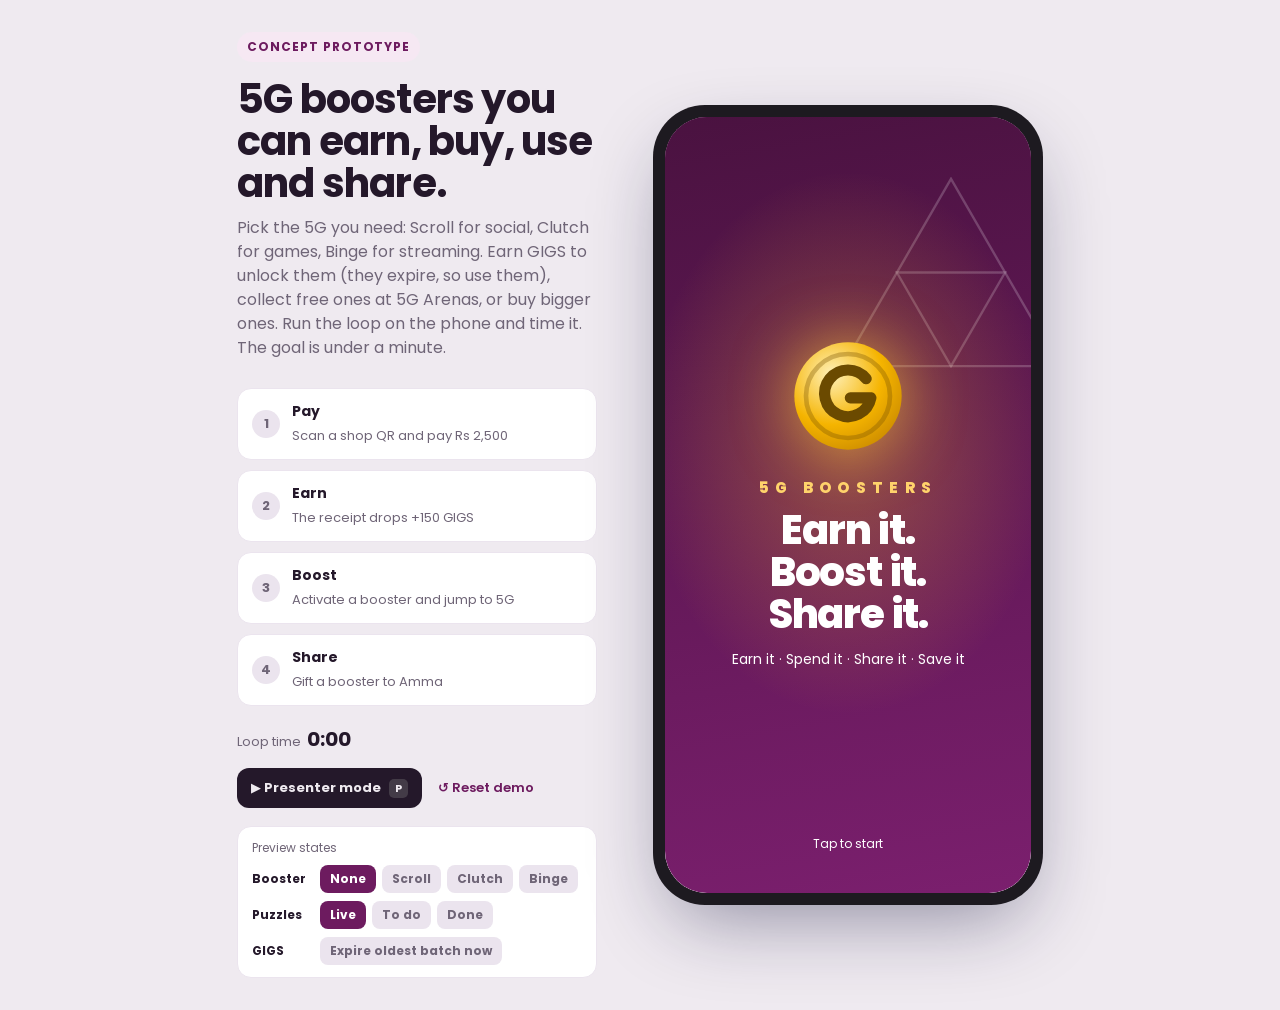
<file: index.html>
<!doctype html>
<html lang="en" data-theme="light">
<head>
<meta charset="utf-8">
<meta name="viewport" content="width=device-width, initial-scale=1">
<title>5G Boosters · MyDialog mini program</title>
<link rel="preconnect" href="https://fonts.googleapis.com">
<link href="https://fonts.googleapis.com/css2?family=Poppins:wght@400;500;600;700;800&family=Noto+Sans+Sinhala:wght@500&family=Noto+Sans+Tamil:wght@500&display=swap" rel="stylesheet">
<style>
:root{
  /* MyDialog palette: plum app bar, crimson actions, orange highlights, Axiata prism gold */
  --bg:#efeaf0; --panel:#ffffff; --ink:#24182a; --muted:#6f6577; --line:#ebe4ee;
  --accent:#6d1b5f; --accent-2:#8f2a7d; --accent-soft:#f6e8f3;
  --plum:#6d1b5f; --plum-2:#8f2a7d; --crimson:#e1195b; --orange:#f37021;
  --gold:#f5a800; --gold-soft:#fff3d9; --gold-ink:#a86a00; --good:#14995f; --good-soft:#e2f5ea;
  --screen:#f4f1f5; --card:#ffffff; --frame:#1d1a20;
  --shadow:0 2px 10px rgba(70,20,60,.07);
  --tri:url("data:image/svg+xml,%3Csvg xmlns='http://www.w3.org/2000/svg' width='120' height='104' viewBox='0 0 120 104'%3E%3Cg fill='none' stroke='%23fff' stroke-opacity='.2' stroke-width='1.3'%3E%3Cpath d='M1 103 60 1l59 102z'/%3E%3Cpath d='M30.5 52h59L60 103z'/%3E%3C/g%3E%3C/svg%3E");
}
*{box-sizing:border-box;margin:0;padding:0}
body{background:var(--bg);color:var(--ink);font-family:"Poppins","Noto Sans Sinhala","Noto Sans Tamil",system-ui,sans-serif;min-height:100vh}
button{font:inherit;color:inherit;border:0;background:none;cursor:pointer}
.stage{display:flex;gap:56px;align-items:center;justify-content:center;min-height:100vh;padding:32px 16px}
.side{max-width:360px}
.side .tag{display:inline-block;font-size:12px;font-weight:700;letter-spacing:.08em;text-transform:uppercase;color:var(--accent);background:var(--accent-soft);padding:6px 10px;border-radius:99px}
.side h1{font-size:40px;line-height:1.05;margin:16px 0 12px;letter-spacing:-.02em}
.side p.lede{color:var(--muted);font-size:16px;line-height:1.5}
.steps{margin-top:28px;display:grid;gap:10px}
.step{display:flex;gap:12px;align-items:center;padding:12px 14px;border:1px solid var(--line);border-radius:14px;background:var(--panel);transition:.3s}
.step .n{width:28px;height:28px;border-radius:50%;display:grid;place-items:center;font-weight:700;font-size:13px;background:var(--line);color:var(--muted);flex:none;transition:.3s}
.step.done{border-color:var(--good)}
.step.done .n{background:var(--good);color:#fff}
.step b{display:block;font-size:14px}.step span{font-size:13px;color:var(--muted)}
.timer{margin-top:18px;font-size:13px;color:var(--muted)}
.timer strong{font-variant-numeric:tabular-nums;color:var(--ink);font-size:20px;margin-left:6px}
.reset{margin-top:14px;font-size:13px;color:var(--accent);font-weight:600}

/* phone */
.phone{width:390px;height:800px;border-radius:52px;background:var(--frame);padding:12px;box-shadow:0 30px 80px -20px rgba(20,20,60,.45);flex:none}
.screen{position:relative;width:100%;height:100%;border-radius:42px;overflow:hidden;background:var(--screen);display:flex;flex-direction:column}
.status{height:44px;display:flex;align-items:center;justify-content:space-between;padding:0 26px;font-size:13px;font-weight:700;flex:none}
.status .net{display:flex;gap:6px;align-items:center}
.net .badge{font-size:10px;padding:2px 6px;border-radius:6px;background:var(--line);color:var(--muted);transition:.4s}
.net .badge.on{background:var(--accent);color:#fff}
.views{flex:1;position:relative;overflow:hidden}
.view{position:absolute;inset:0;overflow-y:auto;padding:6px 18px 24px;opacity:0;pointer-events:none;transform:translateY(8px);transition:opacity .25s,transform .25s}
.view.active{opacity:1;pointer-events:auto;transform:none}
.view::-webkit-scrollbar{display:none}
.nav{flex:none;height:78px;display:flex;justify-content:space-around;align-items:center;border-top:1px solid var(--line);background:var(--card);padding-bottom:10px}
.nav button{display:flex;flex-direction:column;align-items:center;gap:4px;font-size:11px;font-weight:600;color:var(--muted);width:64px}
.nav button.on{color:var(--accent)}
.nav svg{width:22px;height:22px}
.nav .pay{width:58px;height:58px;border-radius:20px;background:var(--accent);color:#fff;justify-content:center;margin-top:-26px;box-shadow:0 10px 24px -8px var(--accent)}
.nav .pay svg{width:26px;height:26px}

h2{font-size:22px;letter-spacing:-.01em;margin:6px 0 4px}
.sub{color:var(--muted);font-size:13px;line-height:1.45}
.card{background:var(--card);border:1px solid var(--line);border-radius:20px;padding:16px;margin-top:14px}
.row{display:flex;align-items:center;justify-content:space-between;gap:10px}
.btn{display:block;width:100%;padding:14px;border-radius:14px;background:var(--accent);color:#fff;font-weight:700;font-size:15px;text-align:center;margin-top:14px}
.btn.ghost{background:var(--accent-soft);color:var(--accent)}
.btn:disabled{opacity:.5;cursor:default}
.pill{font-size:11px;font-weight:700;padding:4px 8px;border-radius:99px;background:var(--accent-soft);color:var(--accent)}
.pill.gold{background:var(--gold-soft);color:var(--gold)}
.pill.good{background:var(--good-soft);color:var(--good)}

.coin{width:28px;height:28px;border-radius:50%;background:radial-gradient(circle at 35% 30%,#ffe08a,#f2a900 70%);display:inline-grid;place-items:center;font-size:13px;font-weight:800;color:#6b4a00;flex:none}
.dia-tip{display:flex;gap:12px;align-items:flex-start}
.dia-av{width:36px;height:36px;border-radius:12px;background:linear-gradient(135deg,var(--accent),#c44dff);display:grid;place-items:center;color:#fff;font-weight:800;flex:none}
.tip-actions{display:flex;gap:8px;margin-top:10px}
.tip-actions button{font-size:12px;font-weight:700;padding:8px 12px;border-radius:10px;background:var(--accent);color:#fff}
.tip-actions button.alt{background:var(--line);color:var(--ink)}

/* pay */
.scanner{margin-top:14px;aspect-ratio:1;border-radius:24px;background:#0d0f1f;position:relative;display:grid;place-items:center;overflow:hidden}
.qr{width:55%;aspect-ratio:1;background:#fff;border-radius:10px;padding:10px;display:grid;grid-template-columns:repeat(11,1fr);gap:2px}
.qr i{background:#111;border-radius:1px}.qr i.w{background:transparent}
.scanline{position:absolute;left:12%;right:12%;height:3px;background:var(--accent-2);box-shadow:0 0 18px var(--accent-2);animation:scan 2s ease-in-out infinite}
@keyframes scan{0%,100%{top:18%}50%{top:80%}}
.corner{position:absolute;width:38px;height:38px;border:4px solid #fff;border-radius:6px}
.c1{top:14%;left:14%;border-right:0;border-bottom:0}.c2{top:14%;right:14%;border-left:0;border-bottom:0}.c3{bottom:14%;left:14%;border-right:0;border-top:0}.c4{bottom:14%;right:14%;border-left:0;border-top:0}
.merchant{display:flex;gap:12px;align-items:center}
.m-logo{width:46px;height:46px;border-radius:14px;background:var(--gold-soft);display:grid;place-items:center;font-size:22px}
.amount{font-size:44px;font-weight:800;text-align:center;margin:18px 0 4px;letter-spacing:-.02em}
.earn-preview{text-align:center;font-size:13px;color:var(--good);font-weight:700}
.chips{display:flex;gap:8px;justify-content:center;margin-top:12px;flex-wrap:wrap}
.chips button{padding:8px 12px;border-radius:99px;border:1px solid var(--line);font-size:13px;font-weight:600;background:var(--card)}
.chips button.on{border-color:var(--accent);color:var(--accent);background:var(--accent-soft)}
.receipt{text-align:center;padding-top:20px}
.check{width:72px;height:72px;border-radius:50%;background:var(--good);margin:0 auto;display:grid;place-items:center;color:#fff;animation:pop .4s cubic-bezier(.2,1.6,.4,1)}
@keyframes pop{from{transform:scale(0)}to{transform:scale(1)}}
.reward{margin-top:20px;border-radius:22px;padding:20px;background:linear-gradient(135deg,#1b1460,#4a3aff);color:#fff;position:relative;overflow:hidden;animation:rise .5s .25s both}
@keyframes rise{from{opacity:0;transform:translateY(20px)}to{opacity:1;transform:none}}
.reward .big{font-size:30px;font-weight:800;letter-spacing:-.02em;margin:6px 0}
.reward .small{font-size:13px;opacity:.85}
.burst{position:absolute;inset:0;pointer-events:none}
.burst .coin{position:absolute;left:50%;top:50%;width:18px;height:18px;font-size:9px;animation:fly 1.1s ease-out forwards}
@keyframes fly{from{transform:translate(-50%,-50%) scale(.4);opacity:1}to{transform:translate(var(--x),var(--y)) scale(1);opacity:0}}


/* dia chat */
.chat{display:flex;flex-direction:column;gap:10px;margin-top:12px;padding-bottom:140px}
.msg{max-width:84%;padding:11px 14px;border-radius:18px;font-size:14px;line-height:1.45;animation:rise .3s both}
.msg.dia{background:var(--card);border:1px solid var(--line);border-bottom-left-radius:6px;align-self:flex-start}
.msg.me{background:var(--accent);color:#fff;border-bottom-right-radius:6px;align-self:flex-end}
.msg .acts{display:flex;gap:8px;margin-top:10px}
.msg .acts button{font-size:12px;font-weight:700;padding:7px 12px;border-radius:10px;background:var(--accent);color:#fff}
.msg .acts button.alt{background:var(--line);color:var(--ink)}
.composer{position:absolute;left:0;right:0;bottom:0;padding:10px 14px 14px;background:linear-gradient(transparent,var(--screen) 22%)}
.composer .chips{justify-content:flex-start;flex-wrap:nowrap;overflow-x:auto;margin:0 0 8px}
.composer .chips::-webkit-scrollbar{display:none}
.composer .chips button{white-space:nowrap;font-size:12px}
.inbar{display:flex;gap:8px;background:var(--card);border:1px solid var(--line);border-radius:16px;padding:6px 6px 6px 14px}
.inbar input{flex:1;border:0;background:none;font:inherit;font-size:14px;color:var(--ink);outline:none;min-width:0}
.inbar button{width:38px;height:38px;border-radius:12px;background:var(--accent);color:#fff;display:grid;place-items:center}

/* arenas */
.map{margin-top:14px;border-radius:22px;overflow:hidden;border:1px solid var(--line);background:var(--card)}
.map svg{display:block;width:100%}
.zone{cursor:pointer}
.zone circle.pulse{animation:pulse 2.2s ease-out infinite;transform-origin:center;transform-box:fill-box}
@keyframes pulse{from{transform:scale(.6);opacity:.7}to{transform:scale(1.6);opacity:0}}
.stat{display:flex;gap:10px;margin-top:14px}
.stat .card{flex:1;margin:0;padding:12px}
.stat b{font-size:22px;display:block;letter-spacing:-.02em}
.stat span{font-size:12px;color:var(--muted)}

/* together */
.match-head{display:flex;justify-content:space-between;align-items:center}
.score{font-size:13px;font-weight:700}
.live{display:inline-flex;align-items:center;gap:6px;font-size:11px;font-weight:800;color:#e5484d}
.live::before{content:"";width:7px;height:7px;border-radius:50%;background:#e5484d;animation:blink 1s infinite}
@keyframes blink{50%{opacity:.2}}
.prog{height:14px;border-radius:99px;background:var(--line);margin-top:12px;overflow:hidden}
.prog i{display:block;height:100%;border-radius:99px;background:linear-gradient(90deg,var(--accent),#c44dff);transition:width .5s}
.prog.done i{background:var(--good)}
.toast{position:absolute;left:16px;right:16px;top:52px;background:var(--ink);color:var(--screen);padding:12px 14px;border-radius:14px;font-size:13px;font-weight:600;transform:translateY(-220%);opacity:0;transition:.35s cubic-bezier(.2,1.2,.4,1);z-index:9;display:flex;gap:10px;align-items:center}
.toast.show{transform:none;opacity:1}

/* ---------- v2 ---------- */
/* colour rule: gold = GIGS you earn, violet = network & boosts, green = savings */
.coin{background:url("data:image/svg+xml,%3Csvg xmlns='http://www.w3.org/2000/svg' viewBox='0 0 24 24'%3E%3Cdefs%3E%3CradialGradient id='g' cx='.35' cy='.3' r='.85'%3E%3Cstop offset='0' stop-color='%23fff0b8'/%3E%3Cstop offset='.55' stop-color='%23f5b400'/%3E%3Cstop offset='1' stop-color='%23c48400'/%3E%3C/radialGradient%3E%3C/defs%3E%3Ccircle cx='12' cy='12' r='11.5' fill='url(%23g)'/%3E%3Ccircle cx='12' cy='12' r='9' fill='none' stroke='%237a5200' stroke-opacity='.35'/%3E%3Cpath d='M15.9 8.3A5 5 0 1 0 16.9 12.4h-4.4' fill='none' stroke='%236b4a00' stroke-width='2.4' stroke-linecap='round' stroke-linejoin='round'/%3E%3C/svg%3E") center/contain no-repeat !important;color:transparent !important;font-size:0 !important}
.earn-preview{color:var(--gold-ink)}
.pill.gold{color:var(--gold-ink)}

/* Dia face + voice */
.dia-av{display:flex;gap:5px;align-items:center;justify-content:center;box-shadow:0 6px 16px -6px #c44dff}
.dia-av i{width:5px;height:9px;border-radius:3px;background:#fff;animation:eye 4.5s infinite}
@keyframes eye{0%,90%,100%{transform:scaleY(1)}94%{transform:scaleY(.1)}}
.inbar .mic{background:var(--accent-soft);color:var(--accent)}
.inbar.listening .mic{background:#e5484d;color:#fff;animation:blink 1s infinite}
.wave{display:none;flex:1;align-items:center;gap:3px;font-size:12px;color:var(--muted);font-weight:600}
.inbar.listening input{display:none}
.inbar.listening .wave{display:flex}
.wave i{width:3px;height:18px;border-radius:2px;background:var(--accent);animation:wv .6s ease-in-out infinite alternate}
.wave i:nth-child(2n){animation-delay:.15s}.wave i:nth-child(3n){animation-delay:.3s}
@keyframes wv{from{transform:scaleY(.25)}to{transform:scaleY(1)}}

/* Earn takeover */
.earnfx{position:absolute;inset:0;z-index:8;background:radial-gradient(90% 55% at 50% 45%,rgba(255,190,40,.36),transparent 70%),#110d2e;color:#fff;display:flex;flex-direction:column;align-items:center;padding:52px 22px 24px;text-align:center;overflow:hidden}
.earnfx[hidden]{display:none}
.ef-chip{display:flex;align-items:center;gap:8px;background:rgba(255,255,255,.08);border:1px solid rgba(255,211,107,.4);padding:7px 16px 7px 7px;border-radius:99px;font-weight:800;font-size:20px;color:#ffd36b;font-variant-numeric:tabular-nums;transition:transform .12s}
.ef-chip .coin{width:28px;height:28px}
.ef-chip.bump{transform:scale(1.12)}
.ef-check{width:54px;height:54px;border-radius:50%;background:var(--good);display:grid;place-items:center;margin-top:40px;animation:pop .4s cubic-bezier(.2,1.6,.4,1)}
.ef-paid{font-size:14px;opacity:.75;margin-top:10px;animation:rise .4s .1s both}
.ef-label{margin-top:30px;font-size:12px;font-weight:800;letter-spacing:.16em;color:#ffd36b;animation:rise .4s .35s both}
.ef-big{font-size:68px;font-weight:800;letter-spacing:-.045em;line-height:1.05;margin-top:6px;animation:zoomIn .6s .45s cubic-bezier(.2,1.4,.4,1) both;background:linear-gradient(180deg,#fff 30%,#ffd36b);-webkit-background-clip:text;background-clip:text;color:transparent}
.ef-sub{font-size:19px;font-weight:700;margin-top:4px;animation:rise .4s .6s both}
.ef-gigs{margin-top:16px;font-size:14px;font-weight:700;color:#ffd36b;background:rgba(255,211,107,.12);padding:7px 14px;border-radius:99px;animation:rise .4s .75s both}
@keyframes zoomIn{from{opacity:0;transform:scale(.4)}to{opacity:1;transform:none}}
.ef-actions{margin-top:auto;width:100%;animation:rise .4s 1.7s both}
.ef-actions .btn.ghost{background:rgba(255,255,255,.1);color:#fff;margin-top:10px}
.ef-coins{position:absolute;inset:0;pointer-events:none}
.ef-coin{position:absolute;left:50%;width:26px;height:26px;margin:-13px 0 0 -13px;opacity:0;animation:coinFly 1.05s cubic-bezier(.5,0,.3,1) forwards;filter:drop-shadow(0 0 6px rgba(255,200,60,.85))}
@keyframes coinFly{0%{opacity:0;transform:translate(0,0) scale(.3)}12%{opacity:1}45%{transform:translate(var(--sx),var(--sy)) scale(1.15)}94%{opacity:1}100%{opacity:0;transform:translate(0,var(--ty)) scale(.45)}}


/* Presenter mode */
.side .presbtn{display:inline-flex;gap:8px;align-items:center;margin:14px 16px 0 0;padding:10px 14px;border-radius:12px;background:var(--ink);color:var(--bg);font-size:13px;font-weight:700}
.side .presbtn kbd{font:inherit;font-size:11px;padding:1px 6px;border-radius:5px;background:rgba(127,127,127,.35)}
.ptimer{position:fixed;top:16px;left:16px;display:none;align-items:center;gap:14px;background:var(--panel);border:1px solid var(--line);padding:10px 14px;border-radius:14px;z-index:20;font-size:13px;color:var(--muted)}
.ptimer b{font-size:22px;color:var(--ink);font-variant-numeric:tabular-nums}
.ptimer .pdots{display:flex;gap:6px}
.ptimer .pdots i{width:10px;height:10px;border-radius:50%;background:var(--line);transition:.3s}
.ptimer .pdots i.on{background:var(--good)}
.ptimer button{font-size:12px;font-weight:700;color:var(--accent)}
body.presenter .side{display:none}
body.presenter .ptimer{display:flex}
body.presenter .stage{padding:12px}

/* ---------- v3 ---------- */
.lang{display:flex;background:var(--line);border-radius:12px;padding:3px;gap:2px}
.lang button{font-size:12px;font-weight:700;padding:0 9px;border-radius:9px;color:var(--muted);min-height:34px}
.lang button.on{background:var(--card);color:var(--ink);box-shadow:0 1px 3px rgba(0,0,0,.15)}
.splash{position:absolute;inset:0;z-index:12;background:radial-gradient(70% 45% at 50% 40%,rgba(255,190,40,.35),transparent 70%),#110d2e;color:#fff;display:flex;flex-direction:column;align-items:center;justify-content:center;text-align:center;padding:24px;cursor:pointer;transition:opacity .5s,transform .5s}
.splash[hidden]{display:none}
.splash.out{opacity:0;transform:scale(1.06);pointer-events:none}
.splash .sp-coin{width:112px;height:112px;animation:spIn .9s cubic-bezier(.2,1.4,.4,1) both;filter:drop-shadow(0 0 30px rgba(255,200,60,.6))}
@keyframes spIn{from{transform:scale(0) rotate(-200deg)}to{transform:none}}
.sp-name{margin-top:24px;font-size:15px;font-weight:800;letter-spacing:.42em;color:#ffd36b;animation:rise .5s .5s both}
.sp-line{font-size:40px;font-weight:800;letter-spacing:-.03em;margin-top:10px;line-height:1.05;animation:rise .5s .75s both}
.sp-sub{font-size:14px;opacity:.75;margin-top:14px;animation:rise .5s 1s both}
.sp-tap{position:absolute;bottom:40px;font-size:12px;opacity:.55;animation:rise .5s 1.6s both}
.scoreboard{background:#0d1b2a;color:#fff;border-radius:14px;padding:12px 14px;font-variant-numeric:tabular-nums}
.sb-top{display:flex;justify-content:space-between;align-items:center;font-size:11px;font-weight:600}
.sb-top span:last-child{opacity:.7}
.sb-row{display:flex;align-items:center;gap:10px;margin-top:8px}
.sb-row b{font-size:26px;letter-spacing:-.02em}
.sb-team{display:flex;align-items:center;gap:6px;font-weight:800;width:54px;font-size:14px}
.sb-team i{width:10px;height:10px;border-radius:50%}
.sb-ov{margin-left:auto;font-size:12px;opacity:.7}
.sb-row.dim{opacity:.55;margin-top:2px}.sb-row.dim b{font-size:17px}
.sb-need{margin-top:8px;font-size:12px;color:#ffd36b;font-weight:700}
.faces{display:flex;align-items:center;margin-top:12px}
.faces span{width:30px;height:30px;border-radius:50%;display:grid;place-items:center;color:#fff;font-size:10px;font-weight:800;border:2px solid var(--card);margin-left:-9px;flex:none}
.faces span:first-child{margin-left:0}
.faces em{font-style:normal;font-size:12px;color:var(--muted);margin-left:8px}
.celebrate{position:absolute;inset:0;z-index:11;background:rgba(17,13,46,.95);color:#fff;display:flex;flex-direction:column;align-items:center;justify-content:center;text-align:center;padding:28px;overflow:hidden}
.celebrate[hidden]{display:none}
.cel-emoji{font-size:76px;animation:pop .5s cubic-bezier(.2,1.6,.4,1)}
.cel-title{font-size:32px;font-weight:800;letter-spacing:-.02em;margin-top:12px;animation:rise .4s .2s both}
.cel-sub{font-size:15px;opacity:.8;margin-top:8px;line-height:1.45;max-width:280px;animation:rise .4s .35s both}
.celebrate .btn{max-width:240px;margin-top:28px;animation:rise .4s .6s both}
.confetti{position:absolute;inset:0;pointer-events:none}
.confetti i{position:absolute;top:-20px;width:8px;height:14px;border-radius:2px;animation:fall linear forwards}
@keyframes fall{to{transform:translateY(880px) rotate(720deg)}}
/* Play tab */
.nav button{width:54px}
#v-play{display:flex;flex-direction:column;padding:6px 0 0;overflow:hidden}
.play-head{display:flex;justify-content:space-between;align-items:flex-start;gap:10px;padding:0 18px}
.play-earn{display:flex;align-items:center;gap:6px;background:var(--gold-soft);color:var(--gold-ink);font-weight:800;font-size:14px;padding:6px 10px 6px 6px;border-radius:99px;flex:none;margin-top:8px}
.play-earn .coin{width:22px;height:22px}
.play-earn small{font-weight:600;font-size:11px}
.play-strip{display:flex;justify-content:space-between;margin:10px 18px 10px;padding:9px 12px;border-radius:12px;background:var(--card);border:1px solid var(--line);font-size:12px;color:var(--muted)}
.play-strip b{color:var(--ink)}
.play-strip.all{border-color:var(--good);background:var(--good-soft)}
.play-frame{flex:1;min-height:0;background:var(--screen)}
.play-frame iframe{width:100%;height:100%;border:0;display:block}
/* bigger tap targets */
.chips button,.tip-actions button,.msg .acts button{min-height:40px}

/* ---------- v4: booster-first home ---------- */
/* each booster carries its own pair of colours in --c1/--c2 */
.toast{z-index:14}
.hdr{display:flex;justify-content:space-between;align-items:center;gap:10px;margin-top:4px}
.hdr-r{display:flex;align-items:center;gap:8px}
.langbtn{min-height:34px;min-width:40px;padding:0 9px;border-radius:10px;background:var(--line);font-size:12px;font-weight:700;color:var(--muted)}
.curr{display:flex;align-items:center;gap:6px;height:34px;padding:0 4px 0 3px;border-radius:99px;background:linear-gradient(180deg,#2c2266,#17123d);border:1px solid rgba(255,211,107,.5);color:#ffd36b;font-weight:800;font-size:15px;font-variant-numeric:tabular-nums;box-shadow:inset 0 1px 0 rgba(255,255,255,.14),0 6px 14px -8px rgba(255,190,40,.7)}
.curr .coin{width:27px;height:27px;filter:drop-shadow(0 0 6px rgba(255,200,60,.5))}
.curr i{font-style:normal;width:24px;height:24px;border-radius:50%;background:linear-gradient(180deg,#ffd76a,#f2a900);color:#3a2700;display:grid;place-items:center;font-size:16px;font-weight:800;line-height:1}
.curr.sm{height:30px;font-size:13px}.curr.sm .coin{width:23px;height:23px}
.curr.bump{animation:bump .35s}
@keyframes bump{50%{transform:scale(1.12)}}

.bz{display:grid;grid-template-columns:1fr 144px;gap:10px;margin-top:14px}
.bind{border-radius:20px;padding:12px 13px;position:relative;overflow:hidden;min-height:180px;display:flex;flex-direction:column;cursor:pointer}
.bind.none{background:var(--card);border:1.5px dashed var(--line)}
.bind.on{color:#fff;background:radial-gradient(120% 80% at 100% 0%,color-mix(in srgb,var(--c1) 60%,transparent),transparent 62%),radial-gradient(100% 70% at 0% 100%,color-mix(in srgb,var(--c2) 55%,transparent),transparent 65%),#14112e;box-shadow:0 14px 30px -16px var(--c1);animation:rise .35s both}
.bi-lbl{font-size:10px;font-weight:800;letter-spacing:.08em;text-transform:uppercase;display:flex;justify-content:space-between;align-items:center;gap:6px;position:relative}
.bind.none .bi-lbl{color:var(--muted)}
.bi-live{display:inline-flex;align-items:center;gap:4px;padding:2px 6px;border-radius:6px;background:rgba(255,255,255,.16);font-size:10px}
.bi-live::before{content:"";width:6px;height:6px;border-radius:50%;background:var(--c1);box-shadow:0 0 6px var(--c1);animation:blink 1.2s infinite}
.bi-tag{font-size:11px;opacity:.75;margin-top:2px;position:relative}
.bi-time{font-size:30px;font-weight:800;letter-spacing:-.03em;font-variant-numeric:tabular-nums;margin-top:10px;line-height:1;position:relative}
.bi-s{font-size:11px;opacity:.8;margin-top:3px;position:relative}
.bi-s b{font-variant-numeric:tabular-nums}
.bi-bar{height:6px;border-radius:99px;background:rgba(255,255,255,.18);margin-top:auto;overflow:hidden;position:relative}
.bi-bar i{display:block;height:100%;border-radius:99px;background:linear-gradient(90deg,var(--c1),#fff);transition:width .9s linear}
.bi-art{position:absolute;right:-10px;bottom:-16px;font-size:72px;opacity:.14;transform:rotate(-12deg);pointer-events:none}
.bi-4g{margin-top:12px;font-size:34px;font-weight:800;letter-spacing:-.03em;color:var(--muted);line-height:1}
.bi-4g small{font-size:12px;font-weight:700;letter-spacing:0;margin-left:4px}
.bi-ready{margin-top:auto;font-size:12px;color:var(--muted);line-height:1.4}
.bi-ready b{color:var(--ink)}
.bi-dots{display:flex;gap:4px;margin-top:6px}
.bi-dots span{font-size:11px;font-weight:700;padding:2px 6px;border-radius:7px;background:color-mix(in srgb,var(--c1) 18%,transparent);color:var(--ink)}
.apps{display:flex;gap:4px;margin-top:8px;position:relative}
.apps i{width:20px;height:20px;border-radius:6px;display:grid;place-items:center;font-style:normal;font-size:9px;font-weight:800;color:#fff;box-shadow:0 0 0 1.5px rgba(255,255,255,.22)}
.bacts{display:grid;gap:8px}
.bact{display:flex;align-items:center;gap:8px;padding:0 8px 0 10px;border-radius:16px;text-align:left;position:relative;background:linear-gradient(135deg,color-mix(in srgb,var(--c1) 24%,var(--card)),color-mix(in srgb,var(--c2) 12%,var(--card)));border:1px solid color-mix(in srgb,var(--c1) 50%,transparent);transition:transform .15s}
.bact:active{transform:scale(.97)}
.ba-ic{font-size:18px;flex:none}
.ba-l small{display:block;font-size:9.5px;font-weight:800;text-transform:uppercase;letter-spacing:.07em;color:var(--muted)}
.ba-l b{font-size:12.5px;white-space:nowrap}
.ba-n{position:absolute;top:-6px;right:-5px;min-width:19px;height:19px;border-radius:10px;background:var(--c1);color:#fff;font-size:10px;font-weight:800;font-style:normal;display:grid;place-items:center;padding:0 5px;border:2px solid var(--screen)}
.ba-n:empty{display:none}
.bact.on{box-shadow:0 0 0 2px var(--c1),0 8px 18px -10px var(--c1)}
.bact.on small{color:var(--c1)}

/* neon banner, after the 5G Mode cards */
.bnr{position:relative;height:92px;overflow:hidden;display:flex;flex-direction:column;align-items:center;justify-content:center;gap:8px;background:radial-gradient(70% 100% at 50% 130%,color-mix(in srgb,var(--c1) 55%,transparent),transparent 70%),linear-gradient(160deg,#0b0a1d,#1a1338)}
.bnr::before{content:"";position:absolute;inset:0;background:repeating-linear-gradient(115deg,transparent 0 26px,rgba(255,255,255,.045) 26px 29px)}
.bnr::after{content:"";position:absolute;left:-10%;right:-10%;top:18%;height:2px;background:linear-gradient(90deg,transparent,var(--c1),transparent);opacity:.6;transform:rotate(-6deg)}
.bnr-t{position:relative;display:flex;align-items:center;gap:6px;font-style:italic;font-weight:800;font-size:22px;letter-spacing:-.01em;color:#eaff4a;text-shadow:0 0 12px rgba(234,255,74,.55),0 2px 0 #000}
.bnr-t em{font-style:italic;color:#fff;padding:1px 10px 2px;border-radius:8px;background:linear-gradient(135deg,var(--c1),var(--c2));border:2px solid #fff;transform:skew(-10deg);text-shadow:0 2px 0 rgba(0,0,0,.35);box-shadow:0 0 16px color-mix(in srgb,var(--c1) 70%,transparent)}
.bnr .apps{margin:0}
.shopc .bnr-t{font-size:17px;gap:5px}.shopc .bnr-t em{padding:1px 8px 2px}

.sec-h{display:flex;justify-content:space-between;align-items:baseline;gap:8px;margin:22px 2px 0}
.sec-h b{font-size:16px}
.sec-h .sub{font-size:12px}

/* Dia tip, booster flavour */
.tip-actions button.bt{background:linear-gradient(135deg,var(--c1),var(--c2));white-space:nowrap;padding:8px 11px}
.tip-actions button.bt:disabled{opacity:.75}
.tip-actions button.alt{white-space:nowrap}

/* Daily Puzzles card */
.pz{display:flex;gap:12px;align-items:center;background:linear-gradient(135deg,var(--gold-soft),var(--card) 70%);border-color:color-mix(in srgb,var(--gold) 45%,var(--line))}
.pz-ic{width:44px;height:44px;border-radius:14px;background:var(--card);display:grid;place-items:center;font-size:22px;flex:none;box-shadow:0 4px 12px -6px var(--gold)}
.pz-t{flex:1;min-width:0}
.pz-t>b{font-size:14px;display:block}
.pz-t .sub{margin-top:2px}
.pz-t .sub b{color:var(--gold-ink)}
.pz-dots{display:flex;gap:4px;margin-top:8px}
.pz-dots i{width:22px;height:6px;border-radius:99px;background:var(--line)}
.pz-dots i.on{background:var(--gold)}
.pz-btn{padding:10px 16px;min-height:40px;border-radius:12px;background:var(--gold);color:#3a2700;font-weight:800;font-size:13px;flex:none}
.pz.done{background:var(--card);border-color:var(--line)}
.pz.done .pz-ic{box-shadow:none;background:var(--good-soft)}
.pz-timer{font-size:22px;font-weight:800;letter-spacing:-.02em;font-variant-numeric:tabular-nums;margin-top:2px}
.pz-timer small{font-size:12px;font-weight:600;color:var(--muted);letter-spacing:0;margin-left:4px}

/* Share a booster */
.ppl{display:flex;gap:12px;margin-top:12px;overflow-x:auto}
.ppl::-webkit-scrollbar{display:none}
.ppl button{display:flex;flex-direction:column;align-items:center;gap:5px;font-size:11px;font-weight:600;color:var(--muted);flex:none;width:56px}
.ppl button span{width:46px;height:46px;border-radius:50%;display:grid;place-items:center;color:#fff;font-weight:800;font-size:15px;position:relative}
.ppl button span::after{content:"🎁";position:absolute;right:-4px;bottom:-2px;font-size:13px}
.ppl button.add span{background:var(--line);color:var(--muted);font-size:22px}
.ppl button.add span::after{display:none}
.share-log{margin-top:12px;font-size:12px;color:var(--muted);border-top:1px solid var(--line);padding-top:10px}
.share-log:empty{display:none}
.share-log div{display:flex;justify-content:space-between;padding:3px 0}
.share-log b{color:var(--ink)}

/* Booster shop carousel */
.shop{display:flex;gap:10px;overflow-x:auto;scroll-snap-type:x mandatory;margin:12px -18px 0;padding:0 18px 6px;scroll-padding:0 18px}
.shop::-webkit-scrollbar{display:none}
.shopc{flex:none;width:226px;scroll-snap-align:start;border-radius:18px;overflow:hidden;background:var(--card);border:1px solid var(--line);display:flex;flex-direction:column}
.shopc-m{padding:10px 14px;background:color-mix(in srgb,var(--line) 70%,var(--card))}
.shopc-n{font-size:14px;font-weight:600}
.shopc-p{font-size:20px;font-weight:800;letter-spacing:-.01em}
.shopc-p small{font-size:12px;color:var(--muted);font-weight:600}
.shopc-b{padding:10px 14px 14px;display:flex;flex-direction:column;gap:10px}
.shopc-d{display:flex;gap:10px;align-items:center}
.shopc-d .g5{font-size:10px;font-weight:800;padding:4px 5px;border-radius:6px;border:1.5px solid var(--ink)}
.shopc-d small{display:block;font-size:11px;color:var(--muted)}
.shopc-d b{font-size:15px}
.shopc-u{font-size:12px;font-weight:700;text-align:center;padding:8px;border-radius:99px;background:color-mix(in srgb,var(--c1) 12%,var(--card));color:var(--ink)}
.shopc-cta{padding:11px;border-radius:99px;background:linear-gradient(135deg,var(--c1),var(--c2));color:#fff;font-weight:800;font-size:14px}

/* Booster screen */
.bs-top{display:flex;align-items:center;gap:10px;margin-top:2px}
.bs-top h2{flex:1;margin:0}
.back{width:36px;height:36px;border-radius:12px;background:var(--line);display:grid;place-items:center;font-size:18px;font-weight:700}
.btabs{display:grid;grid-template-columns:repeat(3,1fr);gap:6px;margin-top:14px;background:var(--line);padding:4px;border-radius:14px}
.btabs button{min-height:38px;border-radius:11px;font-size:13px;font-weight:700;color:var(--muted);display:flex;align-items:center;justify-content:center;gap:5px}
.btabs button em{font-style:normal;font-size:10px;min-width:17px;height:17px;border-radius:9px;background:var(--screen);display:grid;place-items:center;padding:0 4px}
.btabs button.on{background:var(--card);color:var(--ink);box-shadow:0 1px 3px rgba(0,0,0,.15),inset 0 -2px 0 var(--c1)}
.bhero{margin-top:12px;border-radius:20px;overflow:hidden;border:1px solid var(--line);background:var(--card)}
.bhero .bnr{height:104px}
.bh-b{padding:12px 14px}
.bh-apps{font-size:12px;color:var(--muted);line-height:1.4}
.bh-apps b{color:var(--ink)}
.bh-stat{margin-top:10px;padding:10px 12px;border-radius:12px;background:var(--screen);font-size:12px;color:var(--muted);display:flex;align-items:center;gap:10px}
.bh-stat.on{background:color-mix(in srgb,var(--c1) 14%,var(--card));color:var(--ink)}
.bh-stat b{font-size:18px;font-variant-numeric:tabular-nums;color:var(--ink)}
.bh-stat .bi-bar{flex:1;margin:0;background:var(--line)}
.inv-i{display:flex;align-items:center;gap:12px;padding:10px;border-radius:16px;background:var(--card);border:1px solid var(--line);margin-top:8px}
.inv-tile{width:58px;height:58px;border-radius:14px;flex:none;display:flex;flex-direction:column;align-items:center;justify-content:center;color:#fff;background:linear-gradient(145deg,var(--c1),var(--c2));line-height:1.1;text-align:center}
.inv-tile b{font-size:14px}.inv-tile small{font-size:10px;opacity:.9;font-weight:700}
.inv-m{flex:1;min-width:0}
.inv-m>b{font-size:13.5px}
.qty{font-size:11px;font-weight:800;padding:2px 6px;border-radius:7px;background:var(--line);margin-left:4px}
.src{display:inline-block;font-size:10.5px;font-weight:700;padding:2px 7px;border-radius:7px;margin-top:4px}
.src-gift{background:var(--accent-soft);color:var(--accent)}
.src-campaign{background:color-mix(in srgb,#ff4fa3 16%,var(--card));color:#e0408d}
.src-coins{background:var(--gold-soft);color:var(--gold-ink)}
.src-paid{background:var(--good-soft);color:var(--good)}
.inv-exp{font-size:11px;color:var(--muted);margin-top:3px}
.inv-i.soon .inv-exp{color:#e5484d;font-weight:700}
.inv-go{padding:9px 12px;min-height:38px;border-radius:11px;font-size:12px;font-weight:800;color:#fff;background:linear-gradient(135deg,var(--c1),var(--c2));flex:none}
.inv-empty{margin-top:8px;padding:18px;border-radius:16px;border:1.5px dashed var(--line);text-align:center;font-size:13px;color:var(--muted)}
.buyrow{display:flex;gap:10px;overflow-x:auto;scroll-snap-type:x mandatory;margin:10px -18px 0;padding:8px 18px 6px;scroll-padding:0 18px}
.buyrow::-webkit-scrollbar{display:none}
.buy{flex:none;width:132px;scroll-snap-align:start;position:relative;display:flex;flex-direction:column;align-items:flex-start;text-align:left;padding:14px 12px 12px;border-radius:18px;background:var(--card);border:1.5px solid var(--line);gap:2px}
.buy.hot{border-color:var(--c1);box-shadow:0 10px 22px -16px var(--c1)}
.buy-tag{position:absolute;top:-9px;left:10px;font-size:10px;font-weight:800;padding:3px 8px;border-radius:99px;color:#fff;background:linear-gradient(135deg,var(--c1),var(--c2))}
.buy-h{font-size:17px;letter-spacing:-.01em}
.buy-d{font-size:12px;color:var(--muted)}
.buy-p{font-size:20px;font-weight:800;margin-top:8px;display:flex;align-items:center;gap:5px;letter-spacing:-.01em}
.buy-p .coin{width:20px;height:20px}
.buy-x{font-size:11px;color:var(--good);font-weight:700;min-height:15px}
.buy-v{font-size:11px;color:var(--muted)}
.buy-cta{margin-top:10px;align-self:stretch;text-align:center;padding:9px;border-radius:11px;font-size:13px;font-weight:800;color:#fff;background:linear-gradient(135deg,var(--c1),var(--c2))}
.buy.coin-opt{border-color:color-mix(in srgb,var(--gold) 60%,var(--line));background:linear-gradient(180deg,var(--gold-soft),var(--card) 60%)}
.buy.coin-opt .buy-tag{background:var(--gold);color:#3a2700}
.buy.coin-opt .buy-p{color:var(--gold-ink)}
.buy.coin-opt .buy-cta{background:var(--gold);color:#3a2700}
.bs-note{font-size:11.5px;color:var(--muted);line-height:1.5;margin-top:12px;padding:10px 12px;border-radius:12px;background:var(--card);border:1px solid var(--line)}

/* bottom sheet */
.sheet{position:absolute;inset:0;z-index:10;display:flex;flex-direction:column;justify-content:flex-end}
.sheet[hidden]{display:none}
.sh-bg{position:absolute;inset:0;background:rgba(8,6,24,.55);opacity:0;transition:opacity .25s}
.sh-p{position:relative;background:var(--screen);border-radius:26px 26px 0 0;padding:10px 18px 22px;transform:translateY(100%);transition:transform .3s cubic-bezier(.2,1,.3,1);max-height:84%;overflow-y:auto}
.sheet.show .sh-bg{opacity:1}.sheet.show .sh-p{transform:none}
.sh-grab{width:40px;height:5px;border-radius:3px;background:var(--line);margin:0 auto 12px}
.sh-p .bnr{border-radius:16px;margin-bottom:12px}
.sh-p h3{font-size:18px;letter-spacing:-.01em}
.sh-rows{margin-top:12px;border-radius:14px;background:var(--card);border:1px solid var(--line);padding:2px 12px}
.sh-rows div{display:flex;justify-content:space-between;gap:10px;padding:10px 0;font-size:13px;border-top:1px solid var(--line)}
.sh-rows div:first-child{border:0}
.sh-rows span{color:var(--muted)}
.sh-rows b{text-align:right}
.sh-acts .btn{margin-top:10px}
.sh-acts .btn:first-child{margin-top:14px}
.pick{display:flex;align-items:center;gap:10px;padding:10px;border-radius:14px;border:1.5px solid var(--line);background:var(--card);margin-top:8px;cursor:pointer}
.pick:has(input:checked){border-color:var(--c1,var(--accent));background:color-mix(in srgb,var(--c1,var(--accent)) 10%,var(--card))}
.pick input{accent-color:var(--c1,var(--accent))}
.pick .inv-tile{width:44px;height:44px;border-radius:12px}
.pick .inv-tile b{font-size:11px}
.pick>span:last-of-type{flex:1;font-size:13px}
.pick>span small{display:block;color:var(--muted);font-size:11px;margin-top:2px}
.sh-p::-webkit-scrollbar{display:none}

/* side panel: preview states */
.prev{margin-top:18px;padding:12px 14px;border:1px solid var(--line);border-radius:14px;background:var(--panel);font-size:12px;color:var(--muted);display:grid;gap:8px}
.prev div{display:flex;flex-wrap:wrap;gap:6px;align-items:center}
.prev div b{width:62px;color:var(--ink)}
.prev button{padding:5px 10px;border-radius:8px;background:var(--line);font-size:12px;font-weight:700}
.prev button.on{background:var(--accent);color:#fff}

/* ---------- v5: MyDialog skin ----------
   Synced to the MyDialog app: light grey canvas, white cards, plum app bar,
   uppercase tabs with an orange underline, crimson CTAs, prism-colour tiles, triangle motif. */
body{-webkit-font-smoothing:antialiased}
.status{background:var(--plum);color:#fff}
.net .badge{background:rgba(255,255,255,.18);color:#fff}
.net .badge.on{background:var(--orange);color:#fff}
.mp-bar{flex:none;height:50px;display:flex;align-items:center;gap:6px;padding:0 12px 0 6px;background:var(--plum);color:#fff;position:relative;z-index:2}
.mp-back{width:38px;height:38px;display:grid;place-items:center;border-radius:10px;color:#fff}
.mp-bar b{flex:1;font-size:16px;font-weight:600}
.mp-cap{display:flex;align-items:center;height:30px;border:1px solid rgba(255,255,255,.35);border-radius:99px;background:rgba(0,0,0,.14)}
.mp-cap button{width:40px;height:28px;display:grid;place-items:center;color:#fff;font-size:11px;letter-spacing:1px}
.mp-cap i{width:1px;height:16px;background:rgba(255,255,255,.35)}
.view{padding-top:12px}
h2{font-weight:600;letter-spacing:0}
.sub{line-height:1.5}
.card{border:0;border-radius:14px;box-shadow:var(--shadow)}
.btn{background:var(--crimson);border-radius:10px;text-transform:uppercase;letter-spacing:.05em;font-size:14px;font-weight:600}
.btn.ghost{background:transparent;color:var(--crimson);box-shadow:inset 0 0 0 1.5px var(--crimson)}
.pill{background:var(--accent-soft);color:var(--plum);font-weight:600}
.toast{background:#2b1a2a;color:#fff;border-radius:12px}
.nav{background:#fff;border-top:0;box-shadow:0 -2px 14px rgba(70,20,60,.08)}
.nav button{font-weight:500}
.nav button.on{color:var(--crimson)}
.nav .pay{background:linear-gradient(135deg,var(--plum-2),var(--crimson));border-radius:50%;box-shadow:0 8px 20px -8px var(--crimson);color:#fff}
.dia-av{border-radius:50%;background:linear-gradient(135deg,var(--plum-2),var(--crimson));box-shadow:0 6px 14px -6px var(--crimson)}
.msg.me{background:var(--plum)}
.msg.dia{border:0;box-shadow:var(--shadow)}
.msg .acts button,.tip-actions button{background:var(--crimson);border-radius:8px;text-transform:uppercase;letter-spacing:.03em;font-weight:600}
.msg .acts button.alt,.tip-actions button.alt{background:transparent;color:var(--plum);box-shadow:inset 0 0 0 1.5px var(--line)}
.inbar{border:0;box-shadow:var(--shadow)}.inbar button{background:var(--crimson)}
.inbar .mic{background:var(--accent-soft);color:var(--plum)}
.prog i{background:linear-gradient(90deg,var(--plum-2),var(--crimson))}
.chips button{border-color:var(--line)}
.chips button.on{border-color:var(--plum);color:var(--plum)}
.side .tag{background:var(--accent-soft);color:var(--plum)}
.prev button.on{background:var(--plum)}
.step.done{border-color:var(--good)}

/* overlays in Dialog plum with the prism glow */
.earnfx,.splash{background:radial-gradient(80% 50% at 50% 42%,rgba(251,184,35,.35),transparent 70%),var(--tri) right -30px top 60px/220px no-repeat,linear-gradient(170deg,#4a1240,#7b1f6e)}
.celebrate{background:linear-gradient(170deg,rgba(74,18,64,.97),rgba(123,31,110,.97))}

/* header: coin chip on the light canvas */
.langbtn{background:#fff;box-shadow:var(--shadow);color:var(--plum)}
.curr{background:#fff;color:var(--ink);border:1px solid #f3dc9c;box-shadow:var(--shadow)}
.curr i{background:var(--orange);color:#fff}

/* booster indicator = MyDialog balance tile */
.bind{border-radius:14px}
.bind.none{background:#fff;border:1.5px dashed #d8ccdb}
.bind.on{background:var(--tri) right -34px bottom -26px/150px no-repeat,linear-gradient(140deg,var(--c2),var(--c1));box-shadow:0 12px 24px -14px var(--c2)}
.bi-art{opacity:.22}
.bi-live{background:rgba(255,255,255,.22)}
.bi-live::before{background:#fff;box-shadow:none}
.bi-bar{background:rgba(255,255,255,.28)}
.bi-bar i{background:#fff}
.bi-dots span{background:color-mix(in srgb,var(--c1) 12%,#fff)}
.bact{background:#fff;border:0;border-radius:14px;box-shadow:var(--shadow)}
.ba-ic{width:32px;height:32px;border-radius:50%;display:grid;place-items:center;font-size:16px;background:color-mix(in srgb,var(--c1) 14%,#fff)}
.ba-l small{color:var(--c1)}
.ba-n{border-color:#fff}
.bact.on{box-shadow:0 0 0 2px var(--c1),var(--shadow)}

/* banner = MyDialog promo card: brand gradient, white caps, triangle motif */
.bnr{background:var(--tri) right -16px center/140px no-repeat,var(--tri) left -40px top -50px/120px no-repeat,linear-gradient(120deg,var(--c2),var(--c1));gap:7px}
.bnr::before,.bnr::after{display:none}
.bnr-t{font-style:normal;color:#fff;text-shadow:none;font-weight:800;text-transform:uppercase;letter-spacing:.02em}
.bnr-t em{font-style:normal;background:#fff;color:var(--c2);border:0;transform:none;border-radius:6px;box-shadow:none;text-shadow:none;padding:1px 9px}
.bnr .apps i{box-shadow:0 0 0 1.5px #fff}

/* DIA tip, puzzles, share, shop */
.tip-actions button.bt{background:var(--crimson)}
.tip-actions{flex-wrap:wrap}
.tip-actions button{font-size:12px;padding:8px 10px;text-transform:none!important;letter-spacing:0!important}
.pz{background:#fff;border:0}
.pz-ic{background:var(--gold-soft);box-shadow:none}
.pz-dots i.on{background:var(--orange)}
.pz-btn{background:var(--orange);color:#fff;text-transform:uppercase;letter-spacing:.04em;font-weight:600;border-radius:8px}
.pz.done .pz-ic{background:var(--good-soft)}
.share-log{border-color:var(--line)}
.sec-h b{font-weight:600}
.shopc{border:0;border-radius:14px;box-shadow:var(--shadow)}
.shopc-m{background:#f7f3f8}
.shopc-n{font-weight:500}
.shopc-u{background:#fff3ea;color:var(--orange);font-weight:600}
.shopc-cta{background:var(--crimson);border-radius:10px;text-transform:uppercase;letter-spacing:.05em;font-weight:600}
.shopc-d .g5{border-color:var(--plum);color:var(--plum)}

/* booster screen: plum tab strip like MyDialog's Details / Payment screens */
.bs-head{margin:-12px -18px 0;background:var(--plum);padding:0 8px}
.btabs{background:transparent;padding:0;gap:0;margin:0;border-radius:0}
.btabs button{border-radius:0;min-height:44px;color:rgba(255,255,255,.7);text-transform:uppercase;font-size:12.5px;font-weight:600;letter-spacing:.05em}
.btabs button em{background:rgba(255,255,255,.18);color:#fff}
.btabs button.on{background:transparent;color:#fff;box-shadow:inset 0 -3px 0 var(--orange)}
.bs-bal{display:flex;justify-content:space-between;align-items:center;margin-top:12px}
.bhero{border:0;border-radius:14px;box-shadow:var(--shadow)}
.bh-stat{background:#f7f3f8}
.bh-stat.on{background:color-mix(in srgb,var(--c1) 10%,#fff)}
.inv-i{border:0;border-radius:14px;box-shadow:var(--shadow)}
.inv-tile{border-radius:12px}
.inv-go{background:var(--crimson);border-radius:8px;text-transform:uppercase;letter-spacing:.03em;font-weight:600}
.src-campaign{background:#fff0e6;color:#d25a10}
.buy{border:1.5px solid transparent;border-radius:14px;box-shadow:var(--shadow)}
.buy.hot{border-color:var(--crimson);box-shadow:0 10px 22px -16px var(--crimson)}
.buy-tag{background:var(--crimson)}
.buy-cta{background:var(--crimson);border-radius:8px;text-transform:uppercase;letter-spacing:.04em;font-weight:600}
.buy.coin-opt{border-color:#f3dc9c;background:linear-gradient(180deg,var(--gold-soft),#fff 60%)}
.buy.coin-opt .buy-tag,.buy.coin-opt .buy-cta{background:var(--orange);color:#fff}
.bs-note{border:0;box-shadow:var(--shadow)}
.sh-rows{border:0;box-shadow:var(--shadow)}
.pick{border-color:transparent;box-shadow:var(--shadow)}
.sh-p h3{font-weight:600}

/* ---------- v6: Community, GIGS expiry ---------- */
.ctabs{grid-template-columns:1fr 1fr}
.cpane[hidden]{display:none}
.cpane .map{border:0;border-radius:14px;box-shadow:var(--shadow)}
.az-reward{display:flex;align-items:center;gap:12px;margin-top:12px;padding:10px;border-radius:12px;background:#f7f3f8}
.az-reward .inv-tile{width:50px;height:50px}
.az-reward .inv-tile b{font-size:12px}
.az-reward small{display:block;font-size:10.5px;font-weight:600;text-transform:uppercase;letter-spacing:.05em;color:var(--orange)}
.az-reward b{display:block;font-size:14px}
.az-reward span{font-size:12px;color:var(--muted)}
#matchJoin .btn.ghost{margin-top:10px}
.mhow div{display:flex;gap:10px;align-items:flex-start;font-size:13px;color:var(--muted);margin-top:10px;line-height:1.45}
.mhow span{width:22px;height:22px;border-radius:50%;flex:none;display:grid;place-items:center;font-size:11px;font-weight:700;color:#fff;background:var(--plum)}
.gx{display:flex;align-items:center;gap:10px;width:100%;margin-top:12px;padding:10px 12px;border-radius:12px;background:#fff3ea;color:var(--ink);font-size:12.5px;text-align:left;box-shadow:inset 0 0 0 1px #fbd3b6}
.gx[hidden]{display:none}
.gx-ic{font-size:16px}
.gx>span:nth-child(2){flex:1}
.gx b{color:#c2410c}
.gx-go{font-size:11px;font-weight:700;text-transform:uppercase;letter-spacing:.04em;color:var(--crimson);white-space:nowrap}
.wl-hero{display:flex;align-items:center;gap:12px}
.wl-hero .coin{width:44px;height:44px}
.wl-hero b{font-size:30px;font-weight:700;letter-spacing:-.02em;display:block;line-height:1.1}
.wl-hero small{font-size:12px;color:var(--muted)}
.wl-warn{margin-top:12px;padding:10px 12px;border-radius:12px;background:#fff3ea;font-size:12.5px;line-height:1.45;box-shadow:inset 0 0 0 1px #fbd3b6}
.wl-warn b{color:#c2410c}
.wl-h{font-size:13px;font-weight:600;margin-top:16px}
.wl-rows{margin-top:8px}
.wl-rows span small{display:block;font-size:11px;color:var(--muted)}
.wl-rows span{color:var(--ink)!important}
.wl-rows .soon b,.wl-rows .soon small{color:#c2410c}
.wl-rows b.plus{color:var(--good)}.wl-rows b.minus{color:var(--muted)}
.wl-note{font-size:11.5px;margin-top:8px}
.pz-rank{display:inline-block;margin-top:8px;font-size:11px;white-space:nowrap;font-weight:600;color:var(--plum);background:var(--accent-soft);padding:3px 9px;border-radius:99px}
/* DIA: keep the message bar pinned while the chat scrolls */
#v-dia{display:flex;flex-direction:column}
#v-dia .chat{flex:1;padding-bottom:12px}
.composer{position:sticky;bottom:0;margin:0 -18px;padding-top:24px}
/* calmer for people who turn motion off: stop the decorative loops, keep the story */
@media (prefers-reduced-motion: reduce){
  .scanline,.zone circle.pulse,.crowd circle,.dia-av i,.live::before,.confetti i{animation:none!important}
  .confetti{display:none}
}

@media (max-width:860px){
  .stage{flex-direction:column;gap:24px;padding:20px 16px 32px}
  .side{max-width:420px;text-align:left}
  .side h1{font-size:30px}
  .steps{grid-template-columns:1fr}
}
@media (max-width:430px){
  .stage{padding:0;gap:0}
  .side{order:2;padding:24px 16px 32px}
  .phone{width:100%;height:100svh;border-radius:0;padding:0;box-shadow:none}
  .screen{border-radius:0}
}
</style>
</head>
<body>
<div class="stage">
  <aside class="side">
    <span class="tag">Concept prototype</span>
    <h1>5G boosters you can earn, buy, use and share.</h1>
    <p class="lede">Pick the 5G you need: Scroll for social, Clutch for games, Binge for streaming. Earn GIGS to unlock them (they expire, so use them), collect free ones at 5G Arenas, or buy bigger ones. Run the loop on the phone and time it. The goal is under a minute.</p>
    <div class="steps">
      <div class="step" id="s-pay"><div class="n">1</div><div><b>Pay</b><span>Scan a shop QR and pay Rs 2,500</span></div></div>
      <div class="step" id="s-earn"><div class="n">2</div><div><b>Earn</b><span>The receipt drops +150 GIGS</span></div></div>
      <div class="step" id="s-boost"><div class="n">3</div><div><b>Boost</b><span>Activate a booster and jump to 5G</span></div></div>
      <div class="step" id="s-share"><div class="n">4</div><div><b>Share</b><span>Gift a booster to Amma</span></div></div>
    </div>
    <div class="timer">Loop time<strong id="timer">0:00</strong></div>
    <button class="presbtn" id="presBtn">▶ Presenter mode <kbd>P</kbd></button><button class="reset" id="resetBtn">↺ Reset demo</button>
    <div class="prev" id="prev">
      <span>Preview states</span>
      <div><b>Booster</b><button data-pv="none" class="on">None</button><button data-pv="scroll">Scroll</button><button data-pv="clutch">Clutch</button><button data-pv="binge">Binge</button></div>
      <div><b>Puzzles</b><button data-pz="live" class="on">Live</button><button data-pz="0">To do</button><button data-pz="3">Done</button></div>
      <div><b>GIGS</b><button data-gx="expire">Expire oldest batch now</button></div>
    </div>
  </aside>
  <div class="ptimer"><span class="pdots"><i data-s="pay"></i><i data-s="earn"></i><i data-s="boost"></i><i data-s="share"></i></span><b id="ptime">0:00</b><span>P exit · M sound</span><button id="pexit">✕</button></div>

  <div class="phone"><div class="screen">
    <div class="status"><span>9:41</span><span class="net"><span class="badge" id="netBadge">4G</span>▮▮▮▯ 82%</span></div>
    <div class="mp-bar"><button class="mp-back" id="mpBack" aria-label="Back"><svg width="22" height="22" viewBox="0 0 24 24" fill="none" stroke="currentColor" stroke-width="2.2" stroke-linecap="round"><path d="M15 5l-7 7 7 7"/></svg></button><b id="mpTitle">5G Boosters</b><div class="mp-cap"><button id="mpMore" aria-label="More">•••</button><i></i><button id="mpClose" aria-label="Close mini program"><svg width="16" height="16" viewBox="0 0 24 24" fill="none" stroke="currentColor" stroke-width="2.4"><circle cx="12" cy="12" r="8"/><circle cx="12" cy="12" r="2.5" fill="currentColor"/></svg></button></div></div>
    <div class="toast" id="toast"></div>
    <div class="earnfx" id="earnfx" hidden>
      <div class="ef-chip" id="efChip"><span class="coin"></span><span id="efBal">2,400</span></div>
      <div class="ef-check"><svg width="28" height="28" viewBox="0 0 24 24" fill="none" stroke="#fff" stroke-width="3"><path d="M5 12l5 5L20 7"/></svg></div>
      <div class="ef-paid" id="efPaid">Paid Rs 2,500 · Nimal Stores</div>
      <div class="ef-label" data-i18n="earned">YOU EARNED</div>
      <div class="ef-big" id="efBig">+30 min</div>
      <div class="ef-sub" data-i18n="ofPriority">of 5G priority</div>
      <div class="ef-gigs" id="efGigs">+150 GIGS to your wallet</div>
      <div class="ef-actions"><button class="btn" id="efUse" data-i18n="useNow">Use it now ⚡</button><button class="btn ghost" id="efDone" data-i18n="done">Done</button></div>
      <div class="ef-coins" id="efCoins"></div>
    </div>
    <div class="celebrate" id="celebrate" hidden><div class="confetti" id="confetti"></div><div class="cel-emoji" id="celEmoji">🏏</div><div class="cel-title" id="celTitle"></div><div class="cel-sub" id="celSub"></div><button class="btn" id="celOk">Brilliant</button></div>
    <div class="splash" id="splash"><span class="coin sp-coin"></span><div class="sp-name">5G BOOSTERS</div><div class="sp-line">Earn it.<br>Boost it.<br>Share it.</div><div class="sp-sub">Earn it · Spend it · Share it · Save it</div><div class="sp-tap">Tap to start</div></div>
    <div class="sheet" id="sheet" hidden><div class="sh-bg" id="shBg"></div><div class="sh-p" role="dialog" aria-modal="true"><div class="sh-grab"></div><div id="shBody"></div><div class="sh-acts" id="shActs"></div></div></div>
    <div class="views">

      <!-- HOME -->
      <section class="view active" id="v-home">
        <div class="hdr">
          <div><div class="sub" data-i18n="gm">Good morning</div><h2 style="margin:0">Nadeesha</h2></div>
          <div class="hdr-r">
            <button class="langbtn" id="lang" aria-label="Change language">EN</button>
            <button class="curr" data-wallet aria-label="GIGS balance and expiry"><span class="coin"></span><b class="balv">2,400</b><i>+</i></button>
          </div>
        </div>

        <button class="gx" id="gx" data-wallet hidden></button>

        <!-- booster status + one activate button per booster -->
        <div class="bz">
          <div class="bind none" id="bind" role="status" aria-live="polite"></div>
          <div class="bacts" id="bacts"></div>
        </div>

        <div class="card dia-tip" id="diaTip" style="--c1:#f7941e;--c2:#e2382a">
          <div class="dia-av"><i></i><i></i></div>
          <div>
            <b style="font-size:14px" data-i18n="spotted">DIA spotted something</b>
            <p class="sub" style="margin-top:2px" data-i18n="tip">Your bus reaches a busy cell near Kollupitiya in about 4 min. YouTube will likely buffer. Switch on 5G for streaming?</p>
            <div class="tip-actions"><button class="bt" id="tipAct">🍿 Activate Binge Booster</button><button class="alt" data-go="dia" data-i18n="askDia">Ask DIA</button></div>
          </div>
        </div>

        <div class="card pz" id="pzCard"></div>

        <div class="card">
          <div class="row"><b style="font-size:16px">Share a booster</b><span class="pill">🎁 from your inventory</span></div>
          <p class="sub" style="margin-top:4px">Gift boosters to family and friends. They land instantly and keep their expiry date.</p>
          <div class="ppl" id="ppl"></div>
          <div class="share-log" id="shareLog"></div>
        </div>

        <div class="sec-h"><b>Booster shop</b><span class="sub">5G for the apps you use most</span></div>
        <div class="shop" id="shop"></div>
      </section>

      <!-- PAY -->
      <section class="view" id="v-pay">
        <div id="pay-scan">
          <h2 data-i18n="scanH">Scan to pay</h2>
          <p class="sub">Point at any Dialog Pay LankaQR. Every payment earns GIGS.</p>
          <div class="scanner" id="scanner">
            <div class="qr" id="qr"></div>
            <div class="scanline"></div>
            <div class="corner c1"></div><div class="corner c2"></div><div class="corner c3"></div><div class="corner c4"></div>
          </div>
          <button class="btn" id="scanBtn" data-i18n="tapScan">Tap to scan</button>
        </div>
        <div id="pay-amount" hidden>
          <h2>Confirm payment</h2>
          <div class="card merchant"><div class="m-logo">🛒</div><div><b>Nimal Stores</b><div class="sub">High Level Rd, Nugegoda · verified</div></div></div>
          <div class="amount" id="amt">Rs 2,500</div>
          <div class="earn-preview" id="earnPrev">You’ll earn +150 GIGS (30 min of 5G)</div>
          <div class="chips" id="amtChips"><button data-a="500">500</button><button data-a="1000">1,000</button><button data-a="2500" class="on">2,500</button><button data-a="5000">5,000</button></div>
          <div class="card row"><span class="sub">Pay from</span><b style="font-size:14px">Dialog Pay wallet · Rs 18,420</b></div>
          <button class="btn" id="payBtn">Pay Rs 2,500</button>
        </div>
      </section>

      <!-- BOOSTERS: inventory + buy -->
      <section class="view" id="v-boost">
        <div class="bs-head"><div class="btabs" id="btabs" role="tablist"></div></div>
        <div class="bs-bal"><span class="sub">Your balance</span><button class="curr sm" data-wallet aria-label="GIGS balance and expiry"><span class="coin"></span><b class="balv">2,400</b><i>+</i></button></div>
        <div class="bhero" id="bhero"></div>
        <div class="sec-h"><b>Your inventory</b><span class="sub" id="invCount"></span></div>
        <div id="inv"></div>
        <div class="sec-h" id="buyH"><b id="buyTitle">Get more</b><span class="sub">swipe →</span></div>
        <div class="buyrow" id="buyrow"></div>
        <p class="bs-note">1-hour boosters come only from Dialog gifts and campaigns. Boosters from gifts, campaigns and GIGS coins last <b>7 days</b>. Boosters bought with cash last <b>30 days</b>. Prices exclude taxes.</p>
      </section>

      <!-- DIA -->
      <section class="view" id="v-dia" style="padding-bottom:0">
        <div class="row" style="margin-top:4px"><div class="row" style="gap:10px"><div class="dia-av"><i></i><i></i></div><div><b>DIA</b><div class="sub">Your digital assistant · සිං · தமிழ் · EN</div></div></div></div>
        <div class="chat" id="chat"></div>
        <div class="composer">
          <div class="chips" id="diaChips">
            <button>send Amma a Binge Booster</button>
            <button>අම්මාට 20GB දෙන්න</button>
            <button>அம்மாவுக்கு 20GB கொடு</button>
            <button>Will Netflix buffer tonight?</button>
          </div>
          <form class="inbar" id="diaForm"><input id="diaIn" placeholder="Type or tap the mic…" autocomplete="off"><div class="wave"><i></i><i></i><i></i><i></i><i></i><i></i><i></i><span style="margin-left:8px">Listening · සිංහල</span></div><button type="button" class="mic" id="micBtn" aria-label="Speak"><svg width="18" height="18" viewBox="0 0 24 24" fill="none" stroke="currentColor" stroke-width="2.2" stroke-linecap="round"><rect x="9" y="3" width="6" height="11" rx="3"/><path d="M5 11a7 7 0 0 0 14 0M12 18v3"/></svg></button><button type="submit" aria-label="Send"><svg width="18" height="18" viewBox="0 0 24 24" fill="none" stroke="currentColor" stroke-width="2.5"><path d="M5 12h14M13 6l6 6-6 6"/></svg></button></form>
        </div>
      </section>

      <!-- COMMUNITY: 5G Arenas + Match Day -->
      <section class="view" id="v-community">
        <div class="bs-head"><div class="btabs ctabs" id="ctabs" role="tablist"><button role="tab" data-ct="arenas" class="on">📍 5G Arenas</button><button role="tab" data-ct="match">🏏 Match Day</button></div></div>

        <div class="cpane" id="cp-arenas">
          <p class="sub" style="margin-top:12px">Check in at a 5G Arena to collect a free booster. Every Arena drops a different one.</p>
          <div class="map">
            <svg viewBox="0 0 340 300" id="mapSvg">
              <rect width="340" height="300" fill="var(--card)"/>
              <path d="M0 0h40c10 60 30 120 10 180s-20 90-10 120H0z" fill="var(--accent-soft)" opacity=".9"/>
              <text x="12" y="150" font-size="10" fill="var(--muted)" transform="rotate(-90 12 150)">Indian Ocean</text>
              <path d="M44 0c10 60 30 120 10 180s-20 90-10 120" fill="none" stroke="var(--accent)" stroke-opacity=".35" stroke-width="2"/>
              <g stroke="var(--line)" stroke-width="6" fill="none" stroke-linecap="round">
                <path d="M50 40 C120 60 200 50 330 30"/><path d="M60 140 C150 130 230 160 330 150"/><path d="M70 250 C150 240 240 260 330 270"/>
                <path d="M120 0 C130 100 110 200 130 300"/><path d="M240 0 C230 100 260 200 240 300"/>
              </g>
              <path d="M146 112q22-16 46-5q18 9 5 23q-17 13-41 5q-20-8-10-23z" fill="var(--accent-soft)"/>
              <text x="170" y="124" font-size="9" fill="var(--muted)" text-anchor="middle">Beira Lake</text>
              <g transform="translate(262 112)"><path d="M0 -40 1.6 -6h-3.2z" fill="var(--muted)"/><ellipse cy="-24" rx="7" ry="4" fill="#d16ba5"/><path d="M-5 -24q5-9 10 0" fill="#e58cc0"/><rect x="-4" y="-6" width="8" height="10" rx="2" fill="var(--muted)"/><text y="16" font-size="9" text-anchor="middle" fill="var(--muted)">Lotus Tower</text></g>
              <g class="zone" data-z="Galle Face Green" data-d="40 m away" data-near="1" data-bt="scroll" data-tier="m30" transform="translate(82 92)"><circle class="pulse" r="34" fill="#d6247f" opacity=".3"/><circle r="26" fill="#d6247f" opacity=".18"/><circle r="7" fill="#d6247f"/><text y="44" text-anchor="middle" font-size="11" font-weight="700" fill="var(--ink)">Galle Face</text></g>
              <g class="zone" data-z="Colombo Fort" data-d="1.2 km away" data-bt="clutch" data-tier="m30" transform="translate(178 58)"><circle r="22" fill="#2a8fe0" opacity=".15"/><circle r="6" fill="#2a8fe0"/><text y="36" text-anchor="middle" font-size="11" font-weight="700" fill="var(--ink)">Fort</text></g>
              <g class="zone" data-z="Racecourse Grounds" data-d="2.4 km away" data-bt="binge" data-tier="h1" data-feat="1" transform="translate(196 172)"><circle r="22" fill="#f7941e" opacity=".18"/><circle r="6" fill="#f7941e"/><text y="36" text-anchor="middle" font-size="11" font-weight="700" fill="var(--ink)">Racecourse ★</text></g>
              <g class="zone" data-z="Nugegoda Junction" data-d="6.8 km away" data-bt="clutch" data-tier="m30" transform="translate(286 236)"><circle r="22" fill="#2a8fe0" opacity=".15"/><circle r="6" fill="#2a8fe0"/><text y="36" text-anchor="middle" font-size="11" font-weight="700" fill="var(--ink)">Nugegoda</text></g>
              <g transform="translate(104 118)"><circle r="9" fill="#fff" stroke="var(--gold)" stroke-width="3"/><circle r="3.5" fill="var(--gold)"/></g>
            </svg>
          </div>
          <div class="card" id="arenaCard">
            <div class="row"><div><b id="zName">Galle Face Green</b><div class="sub" id="zDist">40 m away · 312 people checked in today</div></div><span class="pill good" id="zPill">In range</span></div>
            <div class="az-reward" id="zReward"></div>
            <button class="btn" id="checkinBtn">Check in</button>
          </div>
          <div class="stat">
            <div class="card"><b>32%</b><span>of the island on 5G today</span></div>
            <div class="card"><b id="arenaCount">146</b><span>Arenas live nationwide</span></div>
          </div>
        </div>

        <div class="cpane" id="cp-match" hidden>
          <div class="card">
            <div class="scoreboard">
              <div class="sb-top"><span class="live">LIVE</span><span>2nd T20I · R. Premadasa Stadium</span></div>
              <div class="sb-row"><span class="sb-team"><i style="background:#1d4ed8"></i>SL</span><b>142/3</b><span class="sb-ov">16.2 ov</span></div>
              <div class="sb-row dim"><span class="sb-team"><i style="background:#f97316"></i>IND</span><b>179/6</b><span class="sb-ov">20 ov</span></div>
              <div class="sb-need">SL need 38 off 22 balls</div>
            </div>
            <div class="row" style="margin-top:14px"><b style="font-size:17px">Boost the Match</b><span class="pill" style="--c1:#f7941e">🍿 Binge Boosters</span></div>
            <p class="sub">Watch with a Binge Booster during the match. When 100,000 fans join, everyone who joined gets <b style="color:var(--ink)">+1 GB of bonus 5G data</b>.</p>
            <div class="prog" id="matchProg"><i style="width:78%"></i></div>
            <div class="row" style="margin-top:8px"><span class="sub"><b id="fans" style="color:var(--ink)">78,412</b> / 100,000 fans</span><span class="sub" id="matchEta">~3 overs to go</span></div>
            <div class="faces" id="faces"><span style="background:#e11d48">K</span><span style="background:#0891b2">A</span><span style="background:#7c3aed">R</span><span style="background:#ca8a04">S</span><em>Kasun, Amaya and 2 friends are in</em></div>
            <div id="matchJoin"></div>
          </div>
          <div class="card mhow">
            <b style="font-size:14px">How Match Day works</b>
            <div><span>1</span>Activate a Binge Booster you own, or buy one for the match.</div>
            <div><span>2</span>Watch on YouTube, Dialog Play or any streaming app in HD.</div>
            <div><span>3</span>Hit the fan goal and +1 GB lands on your Binge Booster.</div>
          </div>
        </div>
      </section>
      <!-- PLAY: Daily Puzzles mini-app -->
      <section class="view" id="v-play">
        <div class="play-head">
          <div><h2 data-i18n="playH">Daily Puzzles</h2><div class="sub" data-i18n="playSub">3 new puzzles a day. Solve to earn.</div></div>
          <div class="play-earn"><span class="coin"></span><span>+50 <small>each</small></span></div>
        </div>
        <div class="play-strip" id="playStrip"><span><b id="playDone">0</b>/3 solved today</span><span>All 3 = <b>+150 GIGS bonus</b></span></div>
        <div class="play-frame"><iframe id="playFrame" title="Daily Puzzles" loading="lazy"></iframe></div>
      </section>
    </div>

    <nav class="nav" id="nav">
      <button data-go="home" class="on"><svg viewBox="0 0 24 24" fill="none" stroke="currentColor" stroke-width="2"><path d="M3 10l9-7 9 7v10a1 1 0 0 1-1 1h-5v-6H9v6H4a1 1 0 0 1-1-1z"/></svg><span data-i18n="nHome">Home</span></button>
      <button data-go="community"><svg viewBox="0 0 24 24" fill="none" stroke="currentColor" stroke-width="2"><circle cx="9" cy="8" r="3.5"/><circle cx="17" cy="9" r="2.5"/><path d="M2.5 20a6.5 6.5 0 0 1 13 0M15 14.5a5 5 0 0 1 6.5 4.8"/></svg><span data-i18n="nCommunity">Community</span></button>
      <button data-go="pay" class="pay" aria-label="Pay"><svg viewBox="0 0 24 24" fill="none" stroke="currentColor" stroke-width="2"><rect x="3" y="3" width="7" height="7" rx="1"/><rect x="14" y="3" width="7" height="7" rx="1"/><rect x="3" y="14" width="7" height="7" rx="1"/><path d="M14 14h3v3M21 14v7h-7"/></svg></button>
      <button data-go="dia"><svg viewBox="0 0 24 24" fill="none" stroke="currentColor" stroke-width="2"><path d="M21 12a8 8 0 0 1-11.6 7.1L4 20l1-4.6A8 8 0 1 1 21 12z"/></svg>DIA</button>
      <button data-go="play"><svg viewBox="0 0 24 24" fill="none" stroke="currentColor" stroke-width="2" stroke-linecap="round"><rect x="3" y="3" width="18" height="18" rx="4"/><path d="M8 3v18M3 9h5M14 8h4M16 6v4M14 15.5h.01M18 15.5h.01"/></svg><span data-i18n="nPlay">Play</span></button>
    </nav>
  </div></div>
</div>

<script>
(() => {
  const $ = s => document.querySelector(s);
  const fmt = n => n.toLocaleString('en-US');
  const S = { bal:2400, earned:false, boosted:false, shared:false, paid:false, t0:null, amount:2500, boostCost:150, boostMin:30, pending:null, checkedIn:false, joinedMatch:false, joinedStreet:false, fans:78412, boostTimer:null, matchTimer:null, homesLit:21 };

  // ---- QR pattern
  const qr = $('#qr'); const seed=[1,1,1,1,1,1,1,0,1,0,1];
  for(let i=0;i<121;i++){const r=Math.floor(i/11),c=i%11;const finder=(r<3&&c<3)||(r<3&&c>7)||(r>7&&c<3);const on=finder?!(r%2===1&&c%2===1&&false):((r*7+c*13+r*c)%3!==0);const el=document.createElement('i');if(!on)el.className='w';qr.appendChild(el)}

  // ---- navigation
  function go(v){
    document.querySelectorAll('.view').forEach(x=>x.classList.toggle('active',x.id==='v-'+v));
    document.querySelectorAll('#nav button').forEach(b=>b.classList.toggle('on',b.dataset.go===v));
    const view=$('#v-'+v); if(view) view.scrollTop=0;
    if(v==='dia' && !$('#chat').children.length) diaIntro();
    $('#mpTitle').textContent=TITLES[v]||'5G Boosters'; S.view=v;
    if(v==='home'&&typeof renderPz==='function')renderPz();
  }
  const TITLES={home:'5G Boosters',boost:'My boosters',pay:'Scan & Pay',dia:'Ask DIA',community:'Community',play:'Daily Puzzles'};
  document.addEventListener('click',e=>{
    const g=e.target.closest('[data-go]'); if(g){startClock(); go(g.dataset.go)}
    if(e.target.closest('[data-wallet]')){openWallet();return}
    const bb=e.target.closest('[data-boost]'); if(bb){startClock(); openBoost(bb.dataset.boost, bb.dataset.to)}
  });

  // ---- GIGS balance, shown as a coin chip top-right
  function setBal(n, animate=true){
    const from=S.bal; S.bal=n; const els=document.querySelectorAll('.balv');
    if(!animate){S.balTok=(S.balTok||0)+1;els.forEach(e=>e.textContent=fmt(n));return}
    document.querySelectorAll('.curr').forEach(c=>{c.classList.remove('bump');c.offsetWidth;c.classList.add('bump')});
    const t0=performance.now(),d=700;
    const tok=S.balTok=(S.balTok||0)+1; // a newer change cancels this count-up
    (function tick(t){if(tok!==S.balTok)return;const p=Math.min(1,(t-t0)/d);els.forEach(e=>e.textContent=fmt(Math.round(from+(n-from)*(1-Math.pow(1-p,3)))));if(p<1)setTimeout(()=>tick(performance.now()),30)})(t0);
  }
  S.ledger=[['Scroll Booster · 30 min',-150],['Electricity bill · CEB',180],['Fuel · Ceypetco Borella',240]];
  function feed(label, amt){S.ledger.unshift([label,amt])}

  // ---- GIGS expiry, like card or eWallet points:
  // each month's GIGS expire at the end of the 3rd month after you earn them, and spending always uses the oldest first.
  const MON=['Jan','Feb','Mar','Apr','May','Jun','Jul','Aug','Sep','Oct','Nov','Dec'];
  const expOf=d=>new Date(d.getFullYear(),d.getMonth()+4,0,23,59,59);
  const dShort=d=>`${d.getDate()} ${MON[d.getMonth()]}`;
  const dLong=d=>`${d.getDate()} ${MON[d.getMonth()]} ${d.getFullYear()}`;
  const monthsAgo=(n,day)=>{const d=new Date();return new Date(d.getFullYear(),d.getMonth()-n,day,10)};
  S.gigs=[[3,14,320,'Dialog Pay purchases'],[2,9,480,'Bill payments'],[1,21,900,'Dialog Pay purchases'],[0,6,700,'Daily Puzzles and payments']]
    .map(([n,day,amt,label])=>{const earned=monthsAgo(n,n?day:Math.min(day,new Date().getDate()));return {amt,earned,exp:expOf(earned),label}});
  const sumG=()=>S.gigs.reduce((t,b)=>t+b.amt,0);
  function earn(amt,label,anim=true){const now=new Date();S.gigs.push({amt,earned:now,exp:expOf(now),label});feed(label,amt);setBal(sumG(),anim);renderGx()}
  function spend(amt,label){
    if(sumG()<amt)return false;
    let left=amt;S.gigs.sort((a,b)=>a.exp-b.exp);
    for(const b of S.gigs){const t=Math.min(b.amt,left);b.amt-=t;left-=t;if(!left)break}
    S.gigs=S.gigs.filter(b=>b.amt>0);feed(label,-amt);setBal(sumG());renderGx();return true;
  }
  // batches that share an expiry date are shown as one line
  function buckets(){const m={};S.gigs.forEach(b=>{const k=+b.exp;(m[k]=m[k]||{exp:b.exp,earned:b.earned,amt:0}).amt+=b.amt});return Object.values(m).sort((a,b)=>a.exp-b.exp)}
  function expireDue(force){
    const now=Date.now();let gone=S.gigs.filter(b=>b.exp<=now);
    if(force&&!gone.length&&S.gigs.length){const first=buckets()[0].exp;gone=S.gigs.filter(b=>+b.exp===+first)}
    if(!gone.length)return;
    const amt=gone.reduce((t,b)=>t+b.amt,0),from=MON[gone[0].earned.getMonth()];
    S.gigs=S.gigs.filter(b=>!gone.includes(b));feed(`Expired · earned in ${from}`,-amt);setBal(sumG());renderGx();
    toast(`⏳ ${fmt(amt)} GIGS earned in ${from} have expired`);
    if(!$('#sheet').hidden&&$('#shBody .wl-hero'))openWallet();
  }
  function renderGx(){
    const el=$('#gx'),n=buckets()[0];if(!el)return;
    const days=n?Math.ceil((n.exp-Date.now())/864e5):99;
    el.hidden=!n||days>31;
    if(n)el.innerHTML=`<span class="gx-ic">⏳</span><span><b>${fmt(n.amt)} GIGS</b> expire on ${dShort(n.exp)}${days<=31?` · ${days} day${days>1?'s':''} left`:''}</span><span class="gx-go">Use them</span>`;
  }
  function openWallet(){
    const bs=buckets(),n=bs[0],days=n?Math.ceil((n.exp-Date.now())/864e5):0,boosters=n?Math.floor(n.amt/150):0;
    sheet(`<div class="wl-hero"><span class="coin"></span><div><b>${fmt(sumG())}</b><small>GIGS balance</small></div></div>
      ${n?`<div class="wl-warn">⏳ <b>${fmt(n.amt)} GIGS</b> expire on ${dLong(n.exp)} (${days} day${days>1?'s':''})${boosters?`. Enough for ${boosters} × 30-min booster${boosters>1?'s':''}.`:'.'}</div>`:''}
      <div class="wl-h">Expiry schedule</div>
      <div class="sh-rows wl-rows">${bs.map((b,i)=>`<div class="${i?'':'soon'}"><span>Earned in ${MON[b.earned.getMonth()]}<small>expires ${dLong(b.exp)}</small></span><b>${fmt(b.amt)}</b></div>`).join('')||'<div><span>No GIGS yet</span><b>0</b></div>'}</div>
      <p class="sub wl-note">GIGS expire at the end of the 3rd month after the month you earn them. We always spend your oldest GIGS first, so nothing goes to waste if you keep using them.</p>
      <div class="wl-h">Recent activity</div>
      <div class="sh-rows wl-rows">${S.ledger.slice(0,5).map(([l,a])=>`<div><span>${l}</span><b class="${a>0?'plus':'minus'}">${a>0?'+':'−'}${fmt(Math.abs(a))}</b></div>`).join('')||'<div><span>Nothing yet. Pay with Dialog Pay or solve a puzzle.</span><b></b></div>'}</div>`,
      [['Use GIGS on a booster',()=>openBoost(S.bt,'buy')],['Earn more GIGS',()=>{go('play');loadPlay()},'ghost']]);
  }
  let toastT; function toast(msg){const t=$('#toast');t.innerHTML=msg;t.classList.add('show');clearTimeout(toastT);toastT=setTimeout(()=>t.classList.remove('show'),2600)}

  // ---- demo clock & steps
  let clockI;
  function startClock(){ if(S.t0) return; S.t0=Date.now(); clockI=setInterval(()=>{const s=Math.floor((Date.now()-S.t0)/1000);const t=Math.floor(s/60)+':'+String(s%60).padStart(2,'0');$('#timer').textContent=t;$('#ptime').textContent=t},250) }
  function done(id){ $('#s-'+id).classList.add('done'); document.querySelector(`.pdots i[data-s="${id}"]`).classList.add('on'); if(['pay','earn','boost','share'].every(k=>$('#s-'+k).classList.contains('done'))){clearInterval(clockI);$('#timer').style.color='var(--good)';$('#ptime').style.color='var(--good)'} }

  // ---- pay flow
  $('#scanBtn').onclick=()=>{startClock();$('#scanBtn').textContent='Scanning…';setTimeout(()=>{$('#pay-scan').hidden=true;$('#pay-amount').hidden=false;$('#scanBtn').textContent=T('tapScan')},700)};
  const earnFor=a=>Math.round(a*0.06);
  const minsFor=g=>Math.round(g/5);
  function setAmt(a){S.amount=a;$('#amt').textContent='Rs '+fmt(a);const g=earnFor(a);$('#earnPrev').textContent=`You’ll earn +${g} GIGS (${minsFor(g)} min of 5G)`;$('#payBtn').textContent='Pay Rs '+fmt(a);document.querySelectorAll('#amtChips button').forEach(b=>b.classList.toggle('on',+b.dataset.a===a))}
  $('#amtChips').onclick=e=>{const b=e.target.closest('button');if(b)setAmt(+b.dataset.a)};
  $('#payBtn').onclick=()=>{
    $('#payBtn').disabled=true;$('#payBtn').textContent='Processing…';
    setTimeout(()=>{
      const g=earnFor(S.amount), before=S.bal;
      $('#payBtn').disabled=false; setAmt(S.amount);
      earn(g,'Nimal Stores · Dialog Pay',false);
      S.paid=true; done('pay');
      showEarn(before,g,minsFor(g));
      setTimeout(resetPay,400);
    },900);
  };
  function resetPay(){$('#pay-amount').hidden=true;$('#pay-scan').hidden=false}

  // ---- sound
  let AC; S.muted=false;
  function tone(f,t,d,v,type){if(S.muted)return;try{AC=AC||new (window.AudioContext||window.webkitAudioContext)();const a=AC,o=a.createOscillator(),g=a.createGain(),n=a.currentTime+t;o.type=type||'sine';o.frequency.value=f;g.gain.setValueAtTime(0,n);g.gain.linearRampToValueAtTime(v,n+.01);g.gain.exponentialRampToValueAtTime(.0001,n+d);o.connect(g).connect(a.destination);o.start(n);o.stop(n+d+.05)}catch(e){}}
  const chime=()=>[1047,1319,1568,2093].forEach((f,i)=>tone(f,i*.09,.6,.07,'triangle'));
  const blip=()=>tone(2300+Math.random()*700,0,.07,.02);

  // ---- earn takeover
  function showEarn(before,g,mins){
    const fx=$('#earnfx');
    $('#efBal').textContent=fmt(before); $('#efPaid').textContent=`Paid Rs ${fmt(S.amount)} · Nimal Stores`;
    $('#efBig').textContent=`+${mins} min`; $('#efGigs').textContent=`+${g} GIGS · valid until ${dShort(expOf(new Date()))}`;
    const box=$('#efCoins'); box.innerHTML='';
    fx.hidden=false;
    fx.querySelectorAll('*').forEach(el=>{el.style.animation='none';el.offsetHeight;el.style.animation=''});
    setTimeout(chime,450);
    setTimeout(()=>{
      const big=$('#efBig'), chip=$('#efChip');
      const sy=big.offsetTop+big.offsetHeight/2, ty=(chip.offsetTop+chip.offsetHeight/2)-sy;
      const n=16;
      for(let i=0;i<n;i++){const c=document.createElement('span');c.className='coin ef-coin';c.style.top=sy+'px';const a=(i/n)*Math.PI*2+Math.random()*.4,r=70+Math.random()*60;c.style.setProperty('--sx',Math.cos(a)*r+'px');c.style.setProperty('--sy',Math.sin(a)*r*.7+'px');c.style.setProperty('--ty',ty+'px');c.style.animationDelay=(i*.05)+'s';box.appendChild(c);setTimeout(blip,980+i*50)}
      const t0=performance.now()+950, dur=n*50+150;
      (function tick(){const p=Math.max(0,Math.min(1,(performance.now()-t0)/dur));$('#efBal').textContent=fmt(Math.round(before+g*p));chip.classList.toggle('bump',p>0&&p<1);if(p<1)setTimeout(tick,30);else done('earn')})();
    },700);
  }
  $('#efUse').onclick=()=>{$('#earnfx').hidden=true;openBoost('binge','buy')};
  $('#efDone').onclick=()=>{$('#earnfx').hidden=true;go('home')};

  // ---- 5G Boosters
  // Scroll = social, Clutch = games, Binge = streaming. App badges are placeholders, not logos.
  const BT={
    scroll:{name:'Scroll Booster',short:'Scroll',word:'SCROLL',cat:'Social',ic:'💬',tag:'Stories, reels and calls in HD',c1:'#d6247f',c2:'#7e2a8c',
      apps:[['TikTok','#111','♪'],['Facebook','#1877f2','f'],['WhatsApp','#1fa855','W'],['Instagram','#d62976','◎']]},
    clutch:{name:'Clutch Booster',short:'Clutch',word:'CLUTCH',cat:'Gaming',ic:'🎮',tag:'Low-ping lane for ranked matches',c1:'#2a8fe0',c2:'#4b3cc4',
      apps:[['PUBG Mobile','#d99a00','P'],['Mobile Legends','#3b5bdb','ML'],['Call of Duty Mobile','#3a3a3a','C'],['Roblox','#5a5a5a','R']]},
    binge:{name:'Binge Booster',short:'Binge',word:'BINGE',cat:'Watch',ic:'🍿',tag:'HD streams with zero buffering',c1:'#f7941e',c2:'#e2382a',
      apps:[['YouTube','#e00','▶'],['Netflix','#b20710','N'],['Dialog Play','#6a3dff','D'],['Twitch','#9146ff','T']]}
  };
  // 30 min: GIGS coins only. 1 hr: Dialog gifts/campaigns only. 3/6/12 hr: cash.
  const TIERS={
    m30:{min:30,mb:500,label:'30 min',data:'500 MB',coin:150},
    h1:{min:60,mb:1024,label:'1 hour',data:'1 GB'},
    h3:{min:180,mb:3072,label:'3 hours',data:'3 GB',price:149},
    h6:{min:360,mb:6144,label:'6 hours',data:'6 GB',price:249,tag:'Popular',save:'Save 16%'},
    h12:{min:720,mb:12288,label:'12 hours',data:'12 GB',price:399,tag:'Best value',save:'Save 33%'}
  };
  const SRC={gift:'Gift from Dialog',campaign:'Campaign',coins:'Bought with GIGS',paid:'Purchased'};
  const DAY=864e5, HR=36e5, tc=t=>`--c1:${BT[t].c1};--c2:${BT[t].c2}`;
  let uid=0;
  const mk=(type,tier,src,days,note)=>({id:++uid,type,tier,src,note,exp:Date.now()+days*DAY-2*HR});
  S.inv=[mk('scroll','m30','gift',5,'Welcome to 5G'),mk('scroll','h1','campaign',6,'Big Match Week'),
    mk('clutch','m30','coins',3),mk('clutch','h3','paid',24),
    mk('binge','m30','coins',6),mk('binge','m30','coins',6),mk('binge','h1','gift',2,'Loyalty thank-you'),mk('binge','h6','paid',18)];
  S.active=null; S.bt='binge'; S.sent=[];

  const clock=sec=>{sec=Math.max(0,Math.ceil(sec));const h=Math.floor(sec/3600),m=Math.floor(sec%3600/60),x=sec%60;return (h?h+':'+String(m).padStart(2,'0'):m)+':'+String(x).padStart(2,'0')};
  const mbTxt=mb=>mb>=1000?(Math.round(mb/102.4)/10)+' GB':Math.max(0,Math.round(mb))+' MB';
  const expTxt=ms=>{const d=Math.floor(ms/DAY);return d>=1?`${d} day${d>1?'s':''}`:`${Math.max(1,Math.floor(ms/HR))} hr`};
  const appDots=t=>BT[t].apps.map(a=>`<i title="${a[0]}" style="background:${a[1]}">${a[2]}</i>`).join('');
  const banner=t=>`<div class="bnr" style="${tc(t)}"><div class="bnr-t"><span>5G</span><em>${BT[t].word}</em><span>BOOST</span></div><div class="apps">${appDots(t)}</div></div>`;
  const tile=(t,tier)=>`<div class="inv-tile" style="${tc(t)}"><b>${TIERS[tier].label}</b><small>${TIERS[tier].data}</small></div>`;
  const count=t=>S.inv.filter(i=>!t||i.type===t).length;
  // identical boosters (same type, size, source, expiry) stack as ×N, soonest expiry first
  function groups(t){const g={};S.inv.filter(i=>!t||i.type===t).forEach(i=>{const k=[i.type,i.tier,i.src,i.note||'',Math.round(i.exp/HR)].join('|');(g[k]=g[k]||{...i,ids:[]}).ids.push(i.id)});return Object.values(g).sort((a,b)=>a.exp-b.exp)}
  const soonest=t=>S.inv.filter(i=>i.type===t).sort((a,b)=>a.exp-b.exp)[0];

  function setNet(five){S.five=five;$('#netBadge').textContent=five?'5G ⚡':'4G';$('#netBadge').classList.toggle('on',five)}

  // ---- home: status indicator (4 looks: none / scroll / clutch / binge)
  function renderInd(){
    const el=$('#bind'),a=S.active;
    if(!a){
      el.className='bind none';el.style.cssText='';
      el.innerHTML=`<div class="bi-lbl">No booster active</div><div class="bi-4g">4G<small>standard</small></div><div class="bi-s" style="opacity:1;color:var(--muted)">Busy cells may buffer</div>
        <div class="bi-ready"><b>${count()} boosters</b> ready to use<div class="bi-dots">${Object.keys(BT).map(k=>`<span style="${tc(k)}">${BT[k].ic} ${count(k)}</span>`).join('')}</div></div>`;
      return;
    }
    const b=BT[a.type];
    el.className='bind on';el.style.cssText=tc(a.type);
    el.innerHTML=`<span class="bi-art">${b.ic}</span><div class="bi-lbl"><span>${b.name}</span><span class="bi-live">5G</span></div><div class="bi-tag">${b.tag}</div>
      <div class="bi-time" data-k="time"></div><div class="bi-s">time left</div>
      <div class="bi-bar" style="margin-top:12px"><i data-k="bar"></i></div><div class="bi-s"><b data-k="mb"></b> of <span data-k="mbt"></span> left</div>
      <div class="apps">${appDots(a.type)}</div>`;
    tickInd();
  }
  function tickInd(){
    const a=S.active;if(!a)return;const left=(a.end-Date.now())/1000;
    document.querySelectorAll('[data-k="time"]').forEach(e=>e.textContent=clock(left));
    document.querySelectorAll('[data-k="bar"]').forEach(e=>e.style.width=Math.max(0,a.mbLeft/a.mbTotal*100)+'%');
    document.querySelectorAll('[data-k="mb"]').forEach(e=>e.textContent=mbTxt(a.mbLeft));
    document.querySelectorAll('[data-k="mbt"]').forEach(e=>e.textContent=mbTxt(a.mbTotal));
  }
  function renderActs(){
    $('#bacts').innerHTML=Object.keys(BT).map(k=>{const on=S.active&&S.active.type===k;return `<button class="bact${on?' on':''}" data-boost="${k}" style="${tc(k)}"><span class="ba-ic">${BT[k].ic}</span><span class="ba-l"><small>${on?'Active now':'Activate'}</small><b>${BT[k].name}</b></span><em class="ba-n">${count(k)||''}</em></button>`}).join('');
    const on=S.active&&S.active.type==='binge';
    $('#tipAct').textContent=on?'🍿 Binge Booster is on ✓':'🍿 Activate Binge Booster';$('#tipAct').disabled=on;
  }
  $('#bind').onclick=()=>openBoost(S.active?S.active.type:S.bt);

  // ---- booster screen
  function openBoost(t,to){
    if(t&&BT[t])S.bt=t; renderBoost(); go('boost');
    if(to==='buy')setTimeout(()=>$('#buyH').scrollIntoView({behavior:'smooth',block:'start'}),60);
  }
  function renderBoost(){
    const t=S.bt,b=BT[t],a=S.active;
    $('#v-boost').style.cssText=tc(t);
    $('#btabs').innerHTML=Object.keys(BT).map(k=>`<button role="tab" aria-selected="${k===t}" data-bt="${k}" class="${k===t?'on':''}" style="${tc(k)}">${BT[k].ic} ${BT[k].short}<em>${count(k)}</em></button>`).join('');
    let stat;
    if(a&&a.type===t) stat=`<div class="bh-stat on"><b data-k="time"></b><span>left</span><div class="bi-bar"><i data-k="bar"></i></div><b data-k="mb" style="font-size:13px"></b></div>`;
    else if(a) stat=`<div class="bh-stat">${BT[a.type].ic}&nbsp;Your ${BT[a.type].name} is running. Activating this one switches over.</div>`;
    else stat=`<div class="bh-stat">⚪&nbsp;Not active. You're on standard 4G.</div>`;
    $('#bhero').innerHTML=banner(t)+`<div class="bh-b"><div class="bh-apps"><b>${b.name}</b> · ${b.cat}. 5G priority on ${b.apps.map(x=>x[0]).join(', ')}.</div>${stat}</div>`;
    const gs=groups(t), same=a&&a.type===t;
    $('#invCount').textContent=`${count(t)} ${b.short} · ${count()} total`;
    $('#inv').innerHTML=gs.length?gs.map(g=>{const ms=g.exp-Date.now();return `<div class="inv-i${ms<3*DAY?' soon':''}">${tile(t,g.tier)}<div class="inv-m"><b>${b.name}</b>${g.ids.length>1?`<span class="qty">×${g.ids.length}</span>`:''}<div><span class="src src-${g.src}">${SRC[g.src]}${g.note?' · '+g.note:''}</span></div><div class="inv-exp">Use within ${expTxt(ms)}</div></div><button class="inv-go" data-act="${g.ids[0]}">${same?'Add time':'Activate'}</button></div>`}).join('')
      :`<div class="inv-empty">No ${b.name}s yet.<br>Buy one below, or solve the Daily Puzzles to earn GIGS.</div>`;
    $('#buyTitle').textContent=`Get more ${b.short} boosters`;
    // cash options first; the GIGS-coin option sits last, on the right
    $('#buyrow').innerHTML=['h3','h6','h12'].map(k=>{const T=TIERS[k];return `<button class="buy${k==='h6'?' hot':''}" data-buy="${k}">${T.tag?`<span class="buy-tag">${T.tag}</span>`:''}<b class="buy-h">${T.label}</b><span class="buy-d">${T.data} 5G data</span><span class="buy-p">Rs ${T.price}</span><span class="buy-x">${T.save||''}</span><span class="buy-v">Valid 30 days</span><span class="buy-cta">Buy</span></button>`}).join('')
      +`<button class="buy coin-opt" data-buy="m30"><span class="buy-tag">Use your coins</span><b class="buy-h">30 min</b><span class="buy-d">500 MB 5G data</span><span class="buy-p"><span class="coin"></span>150</span><span class="buy-x" style="color:var(--muted)">You have ${fmt(S.bal)}</span><span class="buy-v">Valid 7 days</span><span class="buy-cta">Get with GIGS</span></button>`;
    tickInd();
  }
  $('#btabs').onclick=e=>{const b=e.target.closest('[data-bt]');if(b){S.bt=b.dataset.bt;renderBoost()}};
  $('#inv').onclick=e=>{const b=e.target.closest('[data-act]');if(b)activate(+b.dataset.act)};
  $('#buyrow').onclick=e=>{const b=e.target.closest('[data-buy]');if(b)buy(b.dataset.buy)};

  // ---- bottom sheet
  function sheet(html,acts,type){
    const w=$('#sheet');w.style.cssText=type?tc(type):'';$('#shBody').innerHTML=html;
    const box=$('#shActs');box.innerHTML='';
    (acts||[]).forEach(([l,fn,cls])=>{const b=document.createElement('button');b.className='btn'+(cls?' '+cls:'');b.textContent=l;
      b.onclick=()=>{closeSheet();fn&&fn()};box.appendChild(b)});
    w.hidden=false;w.offsetHeight;w.classList.add('show');
  }
  function closeSheet(){const w=$('#sheet');w.classList.remove('show');setTimeout(()=>{if(!w.classList.contains('show'))w.hidden=true},300)}
  $('#shBg').onclick=closeSheet;

  // ---- activate (same type adds time and data; another type asks first)
  function activate(id,force){
    const i=S.inv.find(x=>x.id===id);if(!i)return;
    const a=S.active,T=TIERS[i.tier],b=BT[i.type];
    if(a&&a.type!==i.type&&!force){
      sheet(`${banner(i.type)}<h3>Switch to ${b.name}?</h3><p class="sub" style="margin-top:4px">Your ${BT[a.type].name} still has ${clock((a.end-Date.now())/1000)} and ${mbTxt(a.mbLeft)} left. One booster runs at a time, so switching ends it now.</p>`,
        [[`Switch to ${b.short}`,()=>activate(id,true)],[`Keep ${BT[a.type].short}`,null,'ghost']],i.type);
      return;
    }
    S.inv=S.inv.filter(x=>x!==i);
    if(a&&a.type===i.type){a.end+=T.min*60e3;a.mbTotal+=T.mb;a.mbLeft+=T.mb;toast(`${b.ic} ${b.name} extended · +${T.label} and ${T.data}`)}
    else{S.active={type:i.type,end:Date.now()+T.min*60e3,mbTotal:T.mb,mbLeft:T.mb,rate:T.mb/(T.min*60)*.7};toast(`⚡ ${b.name} is on · ${T.label} of 5G for ${b.cat.toLowerCase()} apps`)}
    S.preview=false;setNet(true);startClock();done('boost');renderAll();
  }
  function startFree(type,tier,note){const it=mk(type,tier,'campaign',7,note);S.inv.push(it);activate(it.id,true)}

  // ---- buy
  function buy(tier){
    const t=S.bt,b=BT[t],T=TIERS[tier],coin=!T.price;
    const rows=coin
      ?`<div><span>Price</span><b>150 GIGS</b></div><div><span>Your balance</span><b>${fmt(S.bal)} → ${fmt(S.bal-150)}</b></div><div><span>Use within</span><b>7 days</b></div>`
      :`<div><span>Price</span><b>Rs ${T.price} + tax</b></div><div><span>Pay with</span><b>Add to Dialog bill · 077 ••• 1904</b></div><div><span>Use within</span><b>30 days</b></div>`;
    sheet(`${banner(t)}<h3>${b.name} · ${T.label}</h3><p class="sub" style="margin-top:2px">${T.data} of 5G priority on ${b.apps.map(x=>x[0]).join(', ')}.</p><div class="sh-rows">${rows}</div>`,
      [[coin?'Get for 150 GIGS':`Pay Rs ${T.price}`,()=>doBuy(tier,false)],['Buy and activate now',()=>doBuy(tier,true),'ghost']],t);
  }
  function doBuy(tier,now){
    const t=S.bt,T=TIERS[tier],coin=!T.price;
    if(coin&&!spend(T.coin,`${BT[t].name} · 30 min`)){toast('Not enough GIGS. Solve the Daily Puzzles or pay at a shop to earn more.');return}
    const it=mk(t,tier,coin?'coins':'paid',coin?7:30);S.inv.push(it);
    if(now)activate(it.id);else{toast(`🛍️ ${BT[t].name} · ${T.label} added to your inventory`);renderAll()}
  }

  // ---- share a booster
  const PPL=[['Amma','#e11d48','077 ••• 4521'],['Thaththa','#0891b2','071 ••• 8830'],['Malli','#7c3aed','076 ••• 1290'],['Kasun','#ca8a04','077 ••• 6614']];
  $('#ppl').innerHTML=PPL.map((p,i)=>`<button data-to="${i}"><span style="background:${p[1]}">${p[0][0]}</span>${p[0]}</button>`).join('')+`<button class="add" id="pplAdd"><span>+</span>Contact</button>`;
  $('#ppl').onclick=e=>{const b=e.target.closest('button');if(!b)return;if(b.id==='pplAdd'){toast('Opening your contacts…');return}shareTo(+b.dataset.to)};
  function shareTo(pi){
    const p=typeof pi==='number'?PPL[pi]:[pi,'#8f2a7d','saved contact'],gs=groups();
    if(!gs.length){toast('No boosters to share. Buy one in the Booster shop.');return}
    sheet(`<h3>Gift a booster to ${p[0]}</h3><p class="sub" style="margin-top:2px">${p[2]} · they get it instantly, with the same expiry date.</p>
      <div style="margin-top:6px">${gs.map((g,i)=>`<label class="pick" style="${tc(g.type)}"><input type="radio" name="pk" value="${g.ids[0]}"${i?'':' checked'}>${tile(g.type,g.tier)}<span><b>${BT[g.type].name}</b>${g.ids.length>1?` <span class="qty">×${g.ids.length}</span>`:''}<small>${SRC[g.src]} · use within ${expTxt(g.exp-Date.now())}</small></span></label>`).join('')}</div>`,
      [[`Send to ${p[0]}`,()=>{const v=+document.querySelector('input[name=pk]:checked').value;send(v,p[0])}],['Cancel',null,'ghost']]);
  }
  function send(id,who){
    const i=S.inv.find(x=>x.id===id);if(!i)return;
    S.inv=S.inv.filter(x=>x!==i);S.sent.unshift([who,i]);
    toast(`🎁 ${BT[i.type].name} · ${TIERS[i.tier].label} sent to ${who}`);startClock();done('share');renderAll();
  }
  function renderShare(){$('#shareLog').innerHTML=S.sent.slice(0,3).map(([w,i])=>`<div><span>${BT[i.type].ic} ${BT[i.type].name} · ${TIERS[i.tier].label}</span><span>to <b>${w}</b></span></div>`).join('')}

  // ---- booster shop on home (after the 5G Mode cards); dial codes are placeholders
  $('#shop').innerHTML=Object.keys(BT).map((k,i)=>`<div class="shopc" style="${tc(k)}">${banner(k)}
    <div class="shopc-m"><div class="shopc-n">${BT[k].name}</div><div class="row" style="margin-top:2px"><b class="shopc-p"><small>from</small> Rs 149</b><span class="sub">3 hours</span></div></div>
    <div class="shopc-b"><div class="shopc-d"><span class="g5">5G</span><span><small>${BT[k].cat} apps</small><b>3 GB</b></span></div><div class="shopc-u">or dial #678*5${i+1}#</div><button class="shopc-cta" data-boost="${k}" data-to="buy">Buy</button></div></div>`).join('');

  // ---- Dia's suggestion: use the Binge Booster that expires first
  function diaActivate(){const g=soonest('binge');if(!g){openBoost('binge','buy');return null}activate(g.id,true);return g}
  $('#tipAct').onclick=()=>{startClock();diaActivate()};

  function renderAll(){renderInd();renderActs();renderShare();renderMatch();if($('#v-boost').classList.contains('active'))renderBoost()}

  // ---- 1s tick: count down, use data, end when time or data runs out
  setInterval(()=>{
    const a=S.active;
    if(a){
      if(!S.preview)a.mbLeft-=a.rate*(.6+Math.random()*.8);
      if(a.end<=Date.now()||a.mbLeft<=0){const b=BT[a.type];S.active=null;setNet(false);toast(`${b.ic} ${b.name} finished. Back on 4G.`);renderAll()}
      else tickInd();
    }
    tickPz(); expireDue();
  },1000);

  // ---- Dia
  const chat=$('#chat');
  function say(who, html, acts){const m=document.createElement('div');m.className='msg '+who;m.innerHTML=html;if(acts){const a=document.createElement('div');a.className='acts';acts.forEach(([t,fn,alt])=>{const b=document.createElement('button');b.textContent=t;if(alt)b.className='alt';b.onclick=()=>{a.remove();fn()};a.appendChild(b)});m.appendChild(a)}chat.appendChild(m);requestAnimationFrame(()=>{$('#v-dia').scrollTop=1e6})}
  function diaIntro(){say('dia','Hi Nadeesha 👋 I watch the network so you don’t have to. Your bus reaches a busy cell near Kollupitiya in about 4 minutes. Want me to switch on a Binge Booster?',[['Activate Binge Booster',()=>{say('me','Yes, activate it');const g=diaActivate();if(!g){say('dia','You’re out of Binge Boosters. I opened the shop for you.');return}say('dia',`Done ⚡ I used your ${TIERS[g.tier].label} Binge Booster that expires first. YouTube stays in HD on the way.`)}],['Not now',()=>say('dia','No problem. Just say “boost” whenever you need it.'),true]])}
  const names={amma:'Amma','අම්මා':'Amma','අම්මාට':'Amma','அம்மா':'Amma','அம்மாவுக்கு':'Amma',thaththa:'Thaththa',appa:'Appa',malli:'Malli',akka:'Akka',nangi:'Nangi',kasun:'Kasun'};
  const TYPE_WORDS=[['binge',/binge|watch|youtube|netflix|stream|video|movie|cricket|match/i],['scroll',/scroll|social|tiktok|facebook|whatsapp|insta/i],['clutch',/clutch|gam(e|ing)|pubg|roblox|legends|cod\b/i]];
  // DIA sends boosters from your inventory. Raw data gifts are gone: a GB request becomes a booster offer.
  function offerBooster(who,type,gbAsked,lang){
    const head={si:'හරි! ',ta:'சரி! ',en:''}[lang];
    const pref=type||(who==='Amma'?'binge':null);
    const c=(pref&&soonest(pref))||S.inv.slice().sort((a,b)=>a.exp-b.exp)[0];
    const intro=gbAsked?`${head}Data gifts now go as 5G boosters. `:head;
    if(!c){say('dia',`${intro}You have no boosters to send right now. Want to get one?`,[['Open the shop',()=>openBoost(pref||S.bt,'buy')],['Not now',()=>say('dia','Okay. Nothing was sent.'),true]]);return}
    const b=BT[c.type],T=TIERS[c.tier],why=!type&&pref?` ${who} streams a lot, so a Binge Booster fits.`:'';
    say('dia',`${intro}Send <b>${who}</b> your <b>${b.name} · ${T.label}</b> (${T.data} of 5G, use within ${expTxt(c.exp-Date.now())})?${why}`,
      [[`Send ${b.short}`,()=>{send(c.id,who);say('dia',`Sent 💜 ${who} got a message: “Nadeesha sent you a ${b.name}: ${T.label} of 5G.” You have ${count()} boosters left.`)}],
       ['Pick another',()=>{const pi=PPL.findIndex(p=>p[0]===who);shareTo(pi>=0?pi:who)},true],
       ['Cancel',()=>say('dia','Cancelled. Nothing was sent.'),true]]);
  }
  function handle(text,voice){
    say('me',(voice?'🎙 ':'')+text.replace(/</g,'&lt;'));
    const lang=/[඀-෿]/.test(text)?'si':/[஀-௿]/.test(text)?'ta':'en';
    const gb=/(\d+(?:\.\d+)?)\s*gb/i.test(text);
    const low=text.toLowerCase(); let who=null;
    for(const k in names){if(low.includes(k.toLowerCase())){who=names[k];break}}
    const tw=TYPE_WORDS.find(([,re])=>re.test(text)), type=tw&&tw[0];
    setTimeout(()=>{
      if(who&&(gb||/send|give|gift|share|booster/i.test(text)||lang!=='en')){
        offerBooster(who,type,gb,lang);
      } else if(/buffer|netflix|youtube|stream/i.test(text)){
        const g=soonest('binge');
        say('dia',g?`Tonight from 8 to 10 pm your home cell is usually 70% busy. I can switch on your ${TIERS[g.tier].label} Binge Booster at 7:55 pm. Schedule it?`:'Tonight from 8 to 10 pm your home cell is usually 70% busy. You have no Binge Boosters left. Want one for tonight?',
          g?[['Schedule it',()=>say('dia','Scheduled for 7:55 pm. I’ll only use it if the network actually gets busy.')],['No thanks',()=>say('dia','Okay. I’ll warn you if it gets bad.'),true]]
           :[['Open the shop',()=>openBoost('binge','buy')],['No thanks',()=>say('dia','Okay. I’ll warn you if it gets bad.'),true]]);
      } else if(/boost/i.test(text)){
        openBoost(type||S.bt);
      } else {
        say('dia','I can switch on boosters or send them to family. Try “send Amma a Binge Booster” in Sinhala, Tamil or English.');
      }
    },500);
  }
  $('#diaChips').onclick=e=>{const b=e.target.closest('button');if(b){startClock();handle(b.textContent)}};
  $('#diaForm').onsubmit=e=>{e.preventDefault();const v=$('#diaIn').value.trim();if(!v)return;startClock();$('#diaIn').value='';handle(v)};

  // ---- Community tabs
  function setCt(k){document.querySelectorAll('#ctabs button').forEach(b=>b.classList.toggle('on',b.dataset.ct===k));$('#cp-arenas').hidden=k!=='arenas';$('#cp-match').hidden=k!=='match';$('#v-community').scrollTop=0}
  $('#ctabs').onclick=e=>{const b=e.target.closest('[data-ct]');if(b)setCt(b.dataset.ct)};

  // ---- 5G Arenas: check in to collect a free booster (goes to your inventory)
  S.checked={};
  let selZone=document.querySelector('.zone[data-near]');
  function drawZone(){
    const z=selZone,near=!!z.dataset.near,t=z.dataset.bt,T=TIERS[z.dataset.tier],got=S.checked[z.dataset.z];
    $('#zName').textContent=z.dataset.z;
    $('#zDist').textContent=z.dataset.d+(near?' · 312 people checked in today':' · walk there to check in');
    $('#zPill').textContent=near?'In range':'Out of range';$('#zPill').className='pill '+(near?'good':'gold');
    $('#zReward').innerHTML=`${tile(t,z.dataset.tier)}<div><small>${z.dataset.feat?'★ Featured Arena this week':'Arena reward'}</small><b>Free ${BT[t].name}</b><span>${T.label} + ${T.data} · use within 7 days</span></div>`;
    const btn=$('#checkinBtn');btn.disabled=false;
    if(got){const live=S.inv.some(i=>i.id===got);btn.textContent=live?`Activate ${BT[t].name} now`:'Collected ✓';btn.disabled=!live}
    else btn.textContent=near?`Check in · collect ${BT[t].short} Booster`:'Get directions';
  }
  $('#mapSvg').addEventListener('click',e=>{const z=e.target.closest('.zone');if(!z)return;selZone=z;drawZone()});
  $('#checkinBtn').onclick=()=>{
    const z=selZone,t=z.dataset.bt,got=S.checked[z.dataset.z];
    if(got){activate(got);drawZone();return}
    if(!z.dataset.near){toast('Opening directions to '+z.dataset.z+'…');return}
    const it=mk(t,z.dataset.tier,'campaign',7,z.dataset.z.split(' ')[0]+' '+z.dataset.z.split(' ')[1]+' Arena');S.inv.push(it);S.checked[z.dataset.z]=it.id;
    startClock();chime();toast(`📍 ${z.dataset.z}: free ${BT[t].name} added to your inventory`);renderAll();drawZone();
  };
  drawZone();

  // ---- Match Day: watch with a Binge Booster, hit the fan goal, earn +1 GB
  function renderMatch(){
    const el=$('#matchJoin');if(!el)return;
    if(S.matchDone){el.innerHTML=`<button class="btn" disabled>🎉 Goal reached · +1 GB added</button>`;return}
    if(S.joinedMatch){el.innerHTML=`<button class="btn" disabled>You’re in with your Binge Booster. Fans are piling on…</button>`;return}
    const g=soonest('binge'),on=S.active&&S.active.type==='binge';
    el.innerHTML=on?`<button class="btn" data-mj="on">Join with my active Binge Booster</button><button class="btn ghost" data-mj="buy">Top up · Binge 3 hours · Rs 149</button>`
      :g?`<button class="btn" data-mj="use">Join · activate my ${TIERS[g.tier].label} Binge Booster</button><button class="btn ghost" data-mj="buy">Buy Binge 3 hours · Rs 149</button>`
      :`<button class="btn" data-mj="buy">Join · buy Binge 3 hours · Rs 149</button>`;
  }
  $('#matchJoin').onclick=e=>{
    const b=e.target.closest('[data-mj]');if(!b)return;const m=b.dataset.mj;
    if(m==='on'){joinMatch();return}
    if(m==='use'){const g=soonest('binge');if(g){activate(g.id,true);joinMatch()}return}
    S.bt='binge';
    sheet(`${banner('binge')}<h3>Join the match with a Binge Booster</h3><p class="sub" style="margin-top:2px">3 hours + 3 GB of 5G on YouTube, Netflix, Dialog Play and Twitch. Covers the rest of the match.</p><div class="sh-rows"><div><span>Price</span><b>Rs 149 + tax</b></div><div><span>Pay with</span><b>Add to Dialog bill · 077 ••• 1904</b></div><div><span>Match bonus</span><b>+1 GB when the fan goal is hit</b></div></div>`,
      [['Pay Rs 149 and join',()=>{const it=mk('binge','h3','paid',30);S.inv.push(it);activate(it.id,true);joinMatch()}],['Cancel',null,'ghost']],'binge');
  };
  function joinMatch(){
    if(S.joinedMatch)return;S.joinedMatch=true;startClock();
    $('#faces').insertAdjacentHTML('afterbegin','<span style="background:var(--crimson)">You</span>');$('#faces em').textContent='You, Kasun, Amaya and 2 friends';
    renderMatch();toast('🏏 You’re in. Every fan watching with a Binge Booster counts.');
    S.matchTimer=setInterval(()=>{S.fans+=Math.round(900+Math.random()*900);drawFans()},350);
  }
  function drawFans(){
    const p=Math.min(100,S.fans/1000);$('#matchProg i').style.width=p+'%';$('#fans').textContent=fmt(Math.min(S.fans,100000));
    if(S.fans<100000||S.matchDone)return;
    S.matchDone=true;clearInterval(S.matchTimer);$('#matchProg').classList.add('done');$('#matchEta').textContent='Goal reached!';
    const a=S.active;let where;
    if(a&&a.type==='binge'){a.mbTotal+=1024;a.mbLeft+=1024;where='added to your running Binge Booster'}
    else{S.inv.push(mk('binge','h1','campaign',7,'Match Day bonus'));where='added to your inventory as a 1-hour Binge Booster'}
    renderAll();celebrate('🏏','Match goal reached!',`100,000 fans watched with Binge Boosters. +1 GB of bonus 5G data ${where}.`);
  }

  // ---- voice
  $('#micBtn').onclick=()=>{startClock();const f=$('#diaForm');if(f.classList.contains('listening'))return;f.classList.add('listening');tone(880,0,.12,.05);setTimeout(()=>{f.classList.remove('listening');handle('අම්මාට 20GB දෙන්න',true)},1900)};

  // ---- fit to screen + presenter mode
  function fit(){const ph=$('.phone');if(innerWidth<=430){ph.style.zoom='';return}
    const pres=document.body.classList.contains('presenter');
    let s=Math.min((innerHeight-(pres?24:40))/800,pres?1.6:1);
    if(innerWidth<=860||pres)s=Math.min(s,(innerWidth-32)/390);
    ph.style.zoom=Math.max(.5,s).toFixed(3)}
  function setPresenter(on){document.body.classList.toggle('presenter',on);fit()}
  addEventListener('resize',fit);fit();
  $('#presBtn').onclick=()=>setPresenter(true);
  $('#pexit').onclick=()=>setPresenter(false);
  document.addEventListener('keydown',e=>{if(e.target.tagName==='INPUT')return;const k=e.key.toLowerCase();
    if(k==='p')setPresenter(!document.body.classList.contains('presenter'));
    if(k==='m'){S.muted=!S.muted;toast(S.muted?'🔇 Sound off':'🔊 Sound on')}});

  // ---- language: Sinhala / Tamil / English
  const I18N={
    si:{gm:'සුබ උදෑසනක්',wallet:'GIGS පසුම්බිය',pay:'ගෙවන්න',boost:'බූස්ට්',share:'බෙදන්න',save:'ඉතිරි කරන්න',spotted:'Dia යමක් දුටුවා',tip:'ඔබේ බස් රථය මිනිත්තු 4කින් කොල්ලුපිටිය අසල කාර්යබහුල ප්‍රදේශයකට ළඟා වෙයි. වීඩියෝව නතර විය හැක. දැන් බූස්ට් කරන්නද?',tipBoost:'150 D කට බූස්ට්',askDia:'Dia ගෙන් අහන්න',saveLine:'නොවැ. 30 DF ඉතුරුම් ගිණුමට',recent:'මෑත ගනුදෙනු',nHome:'මුල් පිටුව',nArenas:'කලාප',nTogether:'එකට',scanH:'ගෙවීමට ස්කෑන් කරන්න',tapScan:'ස්කෑන් කිරීමට තට්ටු කරන්න',boostH:'බූස්ට්',earned:'ඔබ උපයා ගත්තා',ofPriority:'5G ප්‍රමුඛතාව',useNow:'දැන්ම භාවිතා කරන්න ⚡',done:'හරි',togetherH:'එකට',arenasH:'5G කලාප',nPlay:'ක්‍රීඩා',playH:'දෛනික ප්‍රහේලිකා',playSub:'දිනකට නව ප්‍රහේලිකා 3ක්. විසඳා උපයන්න.'},
    ta:{gm:'காலை வணக்கம்',wallet:'GIGS பணப்பை',pay:'செலுத்து',boost:'பூஸ்ட்',share:'பகிர்',save:'சேமி',spotted:'Dia ஒன்றைக் கவனித்தது',tip:'உங்கள் பஸ் 4 நிமிடத்தில் கொள்ளுப்பிட்டி அருகே நெரிசலான பகுதியை அடையும். வீடியோ தடைபடலாம். இப்போது பூஸ்ட் செய்யவா?',tipBoost:'150 D-க்கு பூஸ்ட்',askDia:'Dia-விடம் கேள்',saveLine:'நவ. 30 அன்று DF சேமிப்புக்கு',recent:'சமீபத்தியவை',nHome:'முகப்பு',nArenas:'மண்டலம்',nTogether:'ஒன்றாக',scanH:'செலுத்த ஸ்கேன் செய்யவும்',tapScan:'ஸ்கேன் செய்ய தட்டவும்',boostH:'பூஸ்ட்',earned:'நீங்கள் பெற்றது',ofPriority:'5G முன்னுரிமை',useNow:'இப்போதே பயன்படுத்து ⚡',done:'முடிந்தது',togetherH:'ஒன்றாக',arenasH:'5G மண்டலங்கள்',nPlay:'விளையாடு',playH:'தினசரி புதிர்கள்',playSub:'தினமும் 3 புதிய புதிர்கள். தீர்த்து சம்பாதியுங்கள்.'}
  };
  const EN={};document.querySelectorAll('[data-i18n]').forEach(el=>EN[el.dataset.i18n]=el.textContent);
  let LANG='en';
  function T(k){return (I18N[LANG]&&I18N[LANG][k])||EN[k]}
  function setLang(l){LANG=l;document.querySelectorAll('[data-i18n]').forEach(el=>el.textContent=T(el.dataset.i18n));$('#lang').textContent={en:'EN',si:'සිං',ta:'தமிழ்'}[l];document.documentElement.lang=l==='en'?'en':l}

  // ---- celebrations
  function celebrate(emoji,title,sub){
    $('#celEmoji').textContent=emoji;$('#celTitle').textContent=title;$('#celSub').textContent=sub;
    const c=$('#confetti');c.innerHTML='';const cols=['#fbb823','#f37021','#e1195b','#8f2a7d','#2a8fe0'];
    for(let i=0;i<70;i++){const p=document.createElement('i');p.style.left=Math.random()*100+'%';p.style.background=cols[i%cols.length];p.style.animationDuration=(1.8+Math.random()*1.8)+'s';p.style.animationDelay=(Math.random()*.6)+'s';p.style.transform=`rotate(${Math.random()*180}deg)`;c.appendChild(p)}
    const el=$('#celebrate');el.hidden=false;el.querySelectorAll('.cel-emoji,.cel-title,.cel-sub,.btn').forEach(x=>{x.style.animation='none';x.offsetHeight;x.style.animation=''});
    chime();
  }
  $('#celOk').onclick=()=>{$('#celebrate').hidden=true};

  // ---- opening splash (doesn't start the loop timer)
  const sp=$('#splash');let spT=setTimeout(hideSplash,3200);
  function hideSplash(){clearTimeout(spT);sp.classList.add('out');setTimeout(()=>sp.hidden=true,500)}
  sp.addEventListener('click',e=>{e.stopPropagation();hideSplash()});

  // ---- Play tab: Daily Puzzles mini-app, rewards paid in GIGS
  const PLAY_NAMES={rush:'Tuk-Tuk Rush',mines:'Pothole Patrol',olinda:'Olinda'};
  const frame=$('#playFrame');let playLoaded=false;
  const lsGet=k=>{try{return localStorage.getItem(k)}catch(e){return null}};
  const lsSet=(k,v)=>{try{localStorage.setItem(k,v)}catch(e){}};
  function puzzleDay(){return Math.floor((Date.now()+5.5*3600e3-Date.UTC(2026,0,1))/864e5)}
  const solvedToday=()=>{const d=puzzleDay();return ['rush','mines','olinda'].filter(g=>lsGet(`dp:res:${g}:${d}`)).length};
  function updatePlayStrip(){const n=solvedToday();$('#playDone').textContent=n;$('#playStrip').classList.toggle('all',n===3);renderPz()}
  // puzzles reset at midnight Sri Lanka time
  const resetIn=()=>Date.UTC(2026,0,1)-5.5*HR+(puzzleDay()+1)*DAY-Date.now();
  let pzDay=puzzleDay();
  function renderPz(){
    const n=S.pzOverride!=null?S.pzOverride:solvedToday(),el=$('#pzCard'),dots=[0,1,2].map(i=>`<i class="${i<n?'on':''}"></i>`).join('');
    let rk=null;try{rk=JSON.parse(lsGet(`dp:rank:${puzzleDay()}`))}catch(_){}
    const rkTxt=rk?`<div class="pz-rank">🏆 #${rk.fRank} of ${rk.fTotal} friends · Top ${rk.top}%${rk.all?' overall':''}</div>`:'';
    el.classList.toggle('done',n>=3);
    el.innerHTML=n>=3
      ?`<div class="pz-ic">✅</div><div class="pz-t"><b>All 3 puzzles solved · +300 GIGS</b><div class="sub">New puzzles in</div><div class="pz-timer"><span id="pzTimer">${clock(resetIn()/1000)}</span><small>resets at midnight</small></div>${rkTxt}</div>`
      :`<div class="pz-ic">🧩</div><div class="pz-t"><b>${n?`${n} of 3 solved. Keep going!`:'Daily Puzzles are ready'}</b><div class="sub">Play to earn <b>+${(3-n)*50+150} GIGS</b>${n?' more':''} for boosters</div><div class="pz-dots">${dots}</div>${rkTxt}</div><button class="pz-btn" data-go="play">Play</button>`;
  }
  function tickPz(){if(puzzleDay()!==pzDay){pzDay=puzzleDay();renderPz()}const t=$('#pzTimer');if(t)t.textContent=clock(resetIn()/1000)}
  function loadPlay(){updatePlayStrip();if(playLoaded)return;playLoaded=true;lsSet('dp:lang',LANG);const th=document.documentElement.dataset.theme;frame.src='puzzles/index.html?skin=dialog'+(th?'&theme='+th:'')}
  document.addEventListener('click',e=>{if(e.target.closest('[data-go="play"]'))loadPlay()});
  addEventListener('message',e=>{
    if(!frame.contentWindow||e.source!==frame.contentWindow)return;
    let m;try{m=typeof e.data==='string'?JSON.parse(e.data):e.data}catch(_){return}
    if(!m||m.source!=='daily-puzzles')return;
    const p=m.payload||{};
    if(m.event==='puzzle_complete'){
      const name=PLAY_NAMES[p.game]||'Puzzle';
      if(p.result&&p.result.won){earn(50,`${name} solved`);toast(`🧩 ${name} solved · +50 GIGS`);chime()}
      else toast(`${name} done. Solve it yourself next time for +50 GIGS`);
      updatePlayStrip();
    }
    if(m.event==='daily_set_complete')setTimeout(()=>{earn(150,'Daily Puzzles · all 3');celebrate('🧩','All 3 solved!',`+150 GIGS bonus. Day ${p.metaStreak||1} of 7: keep the streak for a free 1 GB.`)},2400);
    if(m.event==='streak_milestone')setTimeout(()=>celebrate('🔥',`${p.days}-day streak!`,'You unlocked a free 1 GB data reward.'),5200);
  });
  // keep the game's language in step with the app's switch
  $('#lang').onclick=()=>{const L=['en','si','ta'],l=L[(L.indexOf(LANG)+1)%3];setLang(l);lsSet('dp:lang',l);
    if(playLoaded){try{const w=frame.contentWindow;w.DP.setLang(l);w.dispatchEvent(new HashChangeEvent('hashchange'))}catch(_){}}};

  // ---- reset (also clears today's puzzle progress so the demo can be re-run)
  $('#resetBtn').onclick=()=>{try{Object.keys(localStorage).filter(k=>k.startsWith('dp:')&&k!=='dp:lang').forEach(k=>localStorage.removeItem(k))}catch(e){}location.reload()};
  // ---- MyDialog host bar
  $('#mpBack').onclick=()=>{if(S.view&&S.view!=='home')go('home');else toast('Back to MyDialog home')};
  $('#mpMore').onclick=()=>toast('Share · Add to favourites · About this mini program');
  $('#mpClose').onclick=()=>toast('Closes 5G Boosters and returns to MyDialog');

  // ---- side panel: jump to any booster / puzzle state for reviews
  $('#prev').onclick=e=>{
    const b=e.target.closest('button');if(!b)return;
    b.parentNode.querySelectorAll('button').forEach(x=>x.classList.toggle('on',x===b));
    if(b.dataset.pv){const t=b.dataset.pv;
      if(t==='none'){S.active=null;setNet(false)}
      else{S.active={type:t,end:Date.now()+(38*60+12)*1000,mbTotal:1024,mbLeft:612,rate:0};S.preview=true;setNet(true)}
      renderAll()}
    if(b.dataset.pz){S.pzOverride=b.dataset.pz==='live'?null:+b.dataset.pz;renderPz()}
    if(b.dataset.gx){b.classList.remove('on');expireDue(true)}
  };

  setBal(sumG(),false); renderAll(); renderPz(); renderGx();
})();
</script>
</body>
</html>
</file>
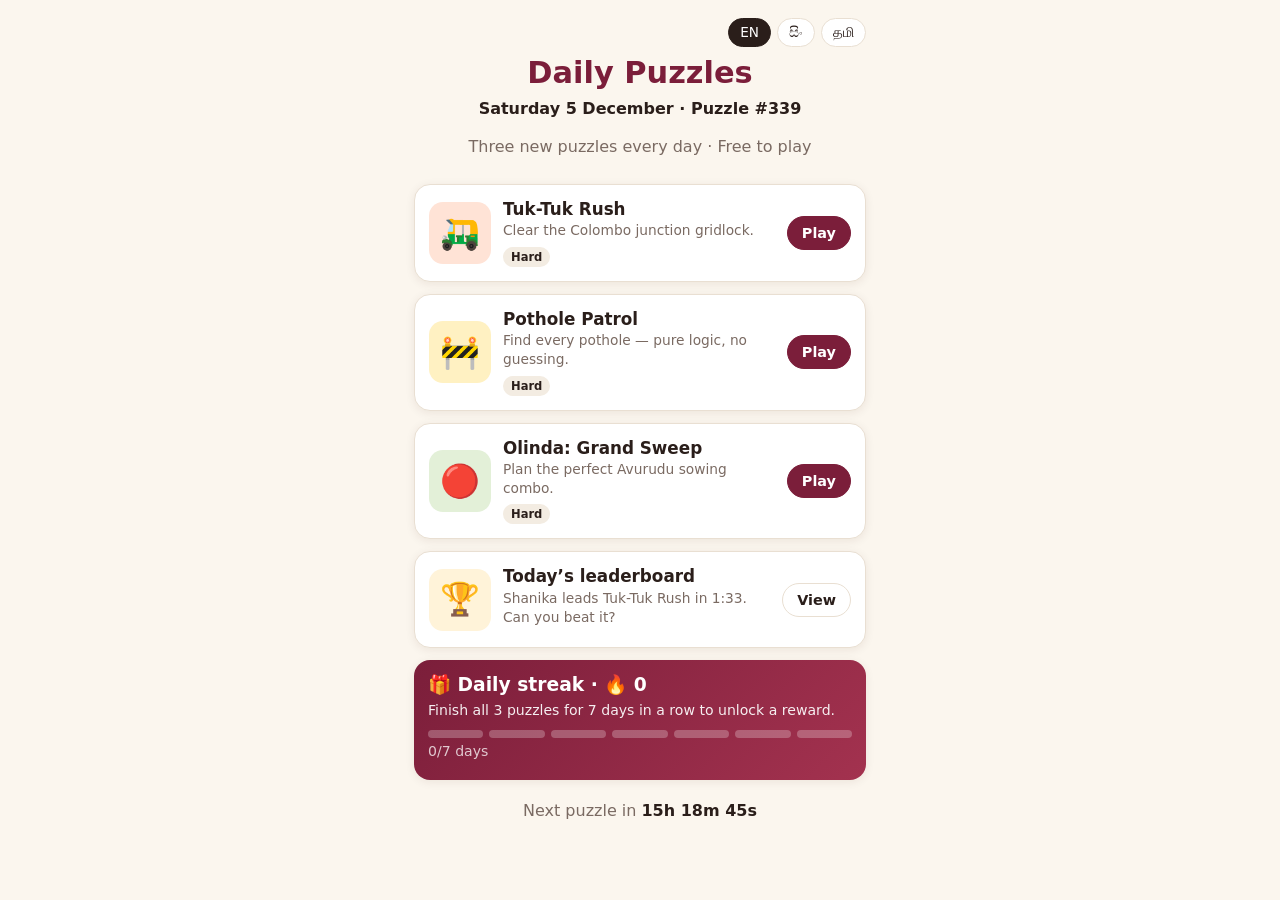
<file: puzzles/index.html>
<!DOCTYPE html>
<html lang="en">
<head>
  <meta charset="utf-8">
  <meta name="viewport" content="width=device-width, initial-scale=1, viewport-fit=cover, user-scalable=no">
  <meta name="theme-color" content="#7B1E3A">
  <title>Daily Puzzles</title>
  <link rel="stylesheet" href="css/styles.css">
  <link rel="stylesheet" href="css/dialog-theme.css">
  <script>
    // ?skin=dialog: match the DIALOG app this runs inside (fonts, colours, light/dark)
    (function () {
      var q = new URLSearchParams(location.search), r = document.documentElement;
      if (q.get('skin') !== 'dialog') return;
      r.classList.add('dialog');
      if (q.get('theme') === 'light' || q.get('theme') === 'dark') r.dataset.theme = q.get('theme');
      var f = document.createElement('link'); f.rel = 'stylesheet';
      f.href = 'https://fonts.googleapis.com/css2?family=Poppins:wght@400;500;600;700;800&family=Noto+Sans+Sinhala:wght@500&family=Noto+Sans+Tamil:wght@500&display=swap';
      document.head.appendChild(f);
    })();
  </script>
</head>
<body>
  <div id="app"></div>
  <noscript>Please enable JavaScript to play.</noscript>
  <script src="js/i18n.js"></script>
  <script src="js/engines/rushhour-engine.js"></script>
  <script src="js/engines/minesweeper-engine.js"></script>
  <script src="js/engines/olinda-engine.js"></script>
  <script src="js/data/puzzles.js"></script>
  <script src="js/app.js"></script>
  <script src="js/rank.js"></script>
  <script src="js/games/rush.js"></script>
  <script src="js/games/mines.js"></script>
  <script src="js/games/olinda.js"></script>
  <script>DP.start();</script>
</body>
</html>
</file>
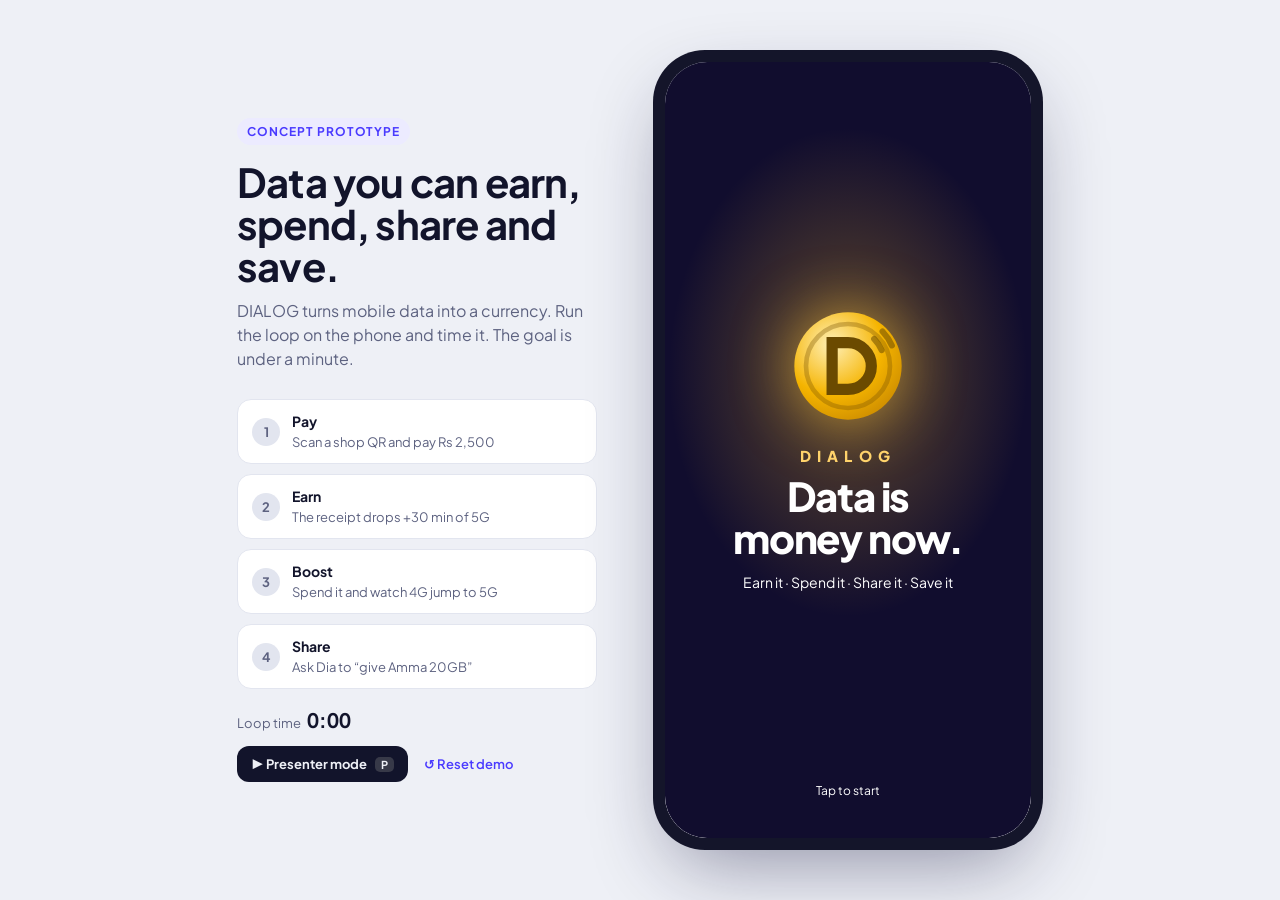
<file: gigs-prototype.html>
<!doctype html>
<html lang="en">
<head>
<meta charset="utf-8">
<meta name="viewport" content="width=device-width, initial-scale=1">
<title>DIALOG Prototype</title>
<link rel="preconnect" href="https://fonts.googleapis.com">
<link href="https://fonts.googleapis.com/css2?family=Plus+Jakarta+Sans:wght@400;500;600;700;800&family=Noto+Sans+Sinhala:wght@500&family=Noto+Sans+Tamil:wght@500&display=swap" rel="stylesheet">
<style>
:root{
  --bg:#eef0f6; --panel:#ffffff; --ink:#12142b; --muted:#5d6280; --line:#e2e5ef;
  --accent:#4a3aff; --accent-2:#7b6dff; --accent-soft:#ecebff;
  --gold:#f2a900; --gold-soft:#fff4d6; --good:#13a36b; --good-soft:#e1f6ec;
  --screen:#f7f8fc; --card:#ffffff; --frame:#14152a;
}
@media (prefers-color-scheme: dark){
  :root:not([data-theme="light"]){
    --bg:#0b0c18; --panel:#14162a; --ink:#eef0ff; --muted:#9aa0c3; --line:#262a45;
    --accent:#8b7fff; --accent-2:#a69cff; --accent-soft:#232048;
    --gold:#ffc23d; --gold-soft:#33290f; --good:#3fd39a; --good-soft:#123326;
    --screen:#101225; --card:#1a1d36; --frame:#000;
  }
}
:root[data-theme="dark"]{
  --bg:#0b0c18; --panel:#14162a; --ink:#eef0ff; --muted:#9aa0c3; --line:#262a45;
  --accent:#8b7fff; --accent-2:#a69cff; --accent-soft:#232048;
  --gold:#ffc23d; --gold-soft:#33290f; --good:#3fd39a; --good-soft:#123326;
  --screen:#101225; --card:#1a1d36; --frame:#000;
}
*{box-sizing:border-box;margin:0;padding:0}
body{background:var(--bg);color:var(--ink);font-family:"Plus Jakarta Sans","Noto Sans Sinhala","Noto Sans Tamil",system-ui,sans-serif;min-height:100vh}
button{font:inherit;color:inherit;border:0;background:none;cursor:pointer}
.stage{display:flex;gap:56px;align-items:center;justify-content:center;min-height:100vh;padding:32px 16px}
.side{max-width:360px}
.side .tag{display:inline-block;font-size:12px;font-weight:700;letter-spacing:.08em;text-transform:uppercase;color:var(--accent);background:var(--accent-soft);padding:6px 10px;border-radius:99px}
.side h1{font-size:40px;line-height:1.05;margin:16px 0 12px;letter-spacing:-.02em}
.side p.lede{color:var(--muted);font-size:16px;line-height:1.5}
.steps{margin-top:28px;display:grid;gap:10px}
.step{display:flex;gap:12px;align-items:center;padding:12px 14px;border:1px solid var(--line);border-radius:14px;background:var(--panel);transition:.3s}
.step .n{width:28px;height:28px;border-radius:50%;display:grid;place-items:center;font-weight:700;font-size:13px;background:var(--line);color:var(--muted);flex:none;transition:.3s}
.step.done{border-color:var(--good)}
.step.done .n{background:var(--good);color:#fff}
.step b{display:block;font-size:14px}.step span{font-size:13px;color:var(--muted)}
.timer{margin-top:18px;font-size:13px;color:var(--muted)}
.timer strong{font-variant-numeric:tabular-nums;color:var(--ink);font-size:20px;margin-left:6px}
.reset{margin-top:14px;font-size:13px;color:var(--accent);font-weight:600}

/* phone */
.phone{width:390px;height:800px;border-radius:52px;background:var(--frame);padding:12px;box-shadow:0 30px 80px -20px rgba(20,20,60,.45);flex:none}
.screen{position:relative;width:100%;height:100%;border-radius:42px;overflow:hidden;background:var(--screen);display:flex;flex-direction:column}
.status{height:44px;display:flex;align-items:center;justify-content:space-between;padding:0 26px;font-size:13px;font-weight:700;flex:none}
.status .net{display:flex;gap:6px;align-items:center}
.net .badge{font-size:10px;padding:2px 6px;border-radius:6px;background:var(--line);color:var(--muted);transition:.4s}
.net .badge.on{background:var(--accent);color:#fff}
.views{flex:1;position:relative;overflow:hidden}
.view{position:absolute;inset:0;overflow-y:auto;padding:6px 18px 24px;opacity:0;pointer-events:none;transform:translateY(8px);transition:opacity .25s,transform .25s}
.view.active{opacity:1;pointer-events:auto;transform:none}
.view::-webkit-scrollbar{display:none}
.nav{flex:none;height:78px;display:flex;justify-content:space-around;align-items:center;border-top:1px solid var(--line);background:var(--card);padding-bottom:10px}
.nav button{display:flex;flex-direction:column;align-items:center;gap:4px;font-size:11px;font-weight:600;color:var(--muted);width:64px}
.nav button.on{color:var(--accent)}
.nav svg{width:22px;height:22px}
.nav .pay{width:58px;height:58px;border-radius:20px;background:var(--accent);color:#fff;justify-content:center;margin-top:-26px;box-shadow:0 10px 24px -8px var(--accent)}
.nav .pay svg{width:26px;height:26px}

h2{font-size:22px;letter-spacing:-.01em;margin:6px 0 4px}
.sub{color:var(--muted);font-size:13px;line-height:1.45}
.card{background:var(--card);border:1px solid var(--line);border-radius:20px;padding:16px;margin-top:14px}
.row{display:flex;align-items:center;justify-content:space-between;gap:10px}
.btn{display:block;width:100%;padding:14px;border-radius:14px;background:var(--accent);color:#fff;font-weight:700;font-size:15px;text-align:center;margin-top:14px}
.btn.ghost{background:var(--accent-soft);color:var(--accent)}
.btn:disabled{opacity:.5;cursor:default}
.pill{font-size:11px;font-weight:700;padding:4px 8px;border-radius:99px;background:var(--accent-soft);color:var(--accent)}
.pill.gold{background:var(--gold-soft);color:var(--gold)}
.pill.good{background:var(--good-soft);color:var(--good)}

/* wallet */
.wallet{background:linear-gradient(135deg,#2a1fd6,#6a3dff 60%,#a145ff);color:#fff;border:0;position:relative;overflow:hidden}
.wallet::after{content:"";position:absolute;right:-40px;top:-40px;width:160px;height:160px;border-radius:50%;background:rgba(255,255,255,.08)}
.wallet .lbl{font-size:12px;opacity:.8;font-weight:600}
.wallet .bal{font-size:42px;font-weight:800;letter-spacing:-.02em;margin:4px 0 2px;font-variant-numeric:tabular-nums;display:flex;align-items:center;gap:8px}
.coin{width:28px;height:28px;border-radius:50%;background:radial-gradient(circle at 35% 30%,#ffe08a,#f2a900 70%);display:inline-grid;place-items:center;font-size:13px;font-weight:800;color:#6b4a00;flex:none}
.wallet .eq{font-size:13px;opacity:.85}
.qa{display:grid;grid-template-columns:repeat(4,1fr);gap:8px;margin-top:16px}
.qa button{background:rgba(255,255,255,.14);border-radius:14px;padding:10px 0;font-size:12px;font-weight:600;display:flex;flex-direction:column;align-items:center;gap:4px}
.qa svg{width:20px;height:20px}
.dia-tip{display:flex;gap:12px;align-items:flex-start}
.dia-av{width:36px;height:36px;border-radius:12px;background:linear-gradient(135deg,var(--accent),#c44dff);display:grid;place-items:center;color:#fff;font-weight:800;flex:none}
.tip-actions{display:flex;gap:8px;margin-top:10px}
.tip-actions button{font-size:12px;font-weight:700;padding:8px 12px;border-radius:10px;background:var(--accent);color:#fff}
.tip-actions button.alt{background:var(--line);color:var(--ink)}
.feed div{display:flex;justify-content:space-between;font-size:13px;padding:9px 0;border-top:1px solid var(--line)}
.feed div:first-child{border:0}
.feed .plus{color:var(--good);font-weight:700}.feed .minus{color:var(--muted);font-weight:700}
.save-bar{height:8px;border-radius:99px;background:var(--line);margin-top:10px;overflow:hidden}
.save-bar i{display:block;height:100%;background:var(--good);border-radius:99px;transition:width .6s}
.toggle{width:44px;height:26px;border-radius:99px;background:var(--line);position:relative;transition:.2s;flex:none}
.toggle::after{content:"";position:absolute;width:20px;height:20px;border-radius:50%;background:#fff;top:3px;left:3px;transition:.2s;box-shadow:0 1px 3px rgba(0,0,0,.2)}
.toggle.on{background:var(--good)}.toggle.on::after{left:21px}

/* pay */
.scanner{margin-top:14px;aspect-ratio:1;border-radius:24px;background:#0d0f1f;position:relative;display:grid;place-items:center;overflow:hidden}
.qr{width:55%;aspect-ratio:1;background:#fff;border-radius:10px;padding:10px;display:grid;grid-template-columns:repeat(11,1fr);gap:2px}
.qr i{background:#111;border-radius:1px}.qr i.w{background:transparent}
.scanline{position:absolute;left:12%;right:12%;height:3px;background:var(--accent-2);box-shadow:0 0 18px var(--accent-2);animation:scan 2s ease-in-out infinite}
@keyframes scan{0%,100%{top:18%}50%{top:80%}}
.corner{position:absolute;width:38px;height:38px;border:4px solid #fff;border-radius:6px}
.c1{top:14%;left:14%;border-right:0;border-bottom:0}.c2{top:14%;right:14%;border-left:0;border-bottom:0}.c3{bottom:14%;left:14%;border-right:0;border-top:0}.c4{bottom:14%;right:14%;border-left:0;border-top:0}
.merchant{display:flex;gap:12px;align-items:center}
.m-logo{width:46px;height:46px;border-radius:14px;background:var(--gold-soft);display:grid;place-items:center;font-size:22px}
.amount{font-size:44px;font-weight:800;text-align:center;margin:18px 0 4px;letter-spacing:-.02em}
.earn-preview{text-align:center;font-size:13px;color:var(--good);font-weight:700}
.chips{display:flex;gap:8px;justify-content:center;margin-top:12px;flex-wrap:wrap}
.chips button{padding:8px 12px;border-radius:99px;border:1px solid var(--line);font-size:13px;font-weight:600;background:var(--card)}
.chips button.on{border-color:var(--accent);color:var(--accent);background:var(--accent-soft)}
.receipt{text-align:center;padding-top:20px}
.check{width:72px;height:72px;border-radius:50%;background:var(--good);margin:0 auto;display:grid;place-items:center;color:#fff;animation:pop .4s cubic-bezier(.2,1.6,.4,1)}
@keyframes pop{from{transform:scale(0)}to{transform:scale(1)}}
.reward{margin-top:20px;border-radius:22px;padding:20px;background:linear-gradient(135deg,#1b1460,#4a3aff);color:#fff;position:relative;overflow:hidden;animation:rise .5s .25s both}
@keyframes rise{from{opacity:0;transform:translateY(20px)}to{opacity:1;transform:none}}
.reward .big{font-size:30px;font-weight:800;letter-spacing:-.02em;margin:6px 0}
.reward .small{font-size:13px;opacity:.85}
.burst{position:absolute;inset:0;pointer-events:none}
.burst .coin{position:absolute;left:50%;top:50%;width:18px;height:18px;font-size:9px;animation:fly 1.1s ease-out forwards}
@keyframes fly{from{transform:translate(-50%,-50%) scale(.4);opacity:1}to{transform:translate(var(--x),var(--y)) scale(1);opacity:0}}

/* boost */
.dial{position:relative;width:240px;height:240px;margin:16px auto 0}
.dial svg{width:100%;height:100%;transform:rotate(135deg)}
.dial .val{position:absolute;inset:0;display:grid;place-items:center;text-align:center}
.dial .val b{font-size:52px;font-weight:800;letter-spacing:-.03em;display:block;font-variant-numeric:tabular-nums}
.dial .val span{font-size:13px;color:var(--muted);font-weight:600}
.gen{display:flex;justify-content:center;gap:8px;margin-top:4px}
.gen span{font-size:12px;font-weight:800;padding:6px 12px;border-radius:10px;background:var(--line);color:var(--muted);transition:.4s}
.gen span.on{background:var(--accent);color:#fff}
.countdown{text-align:center;font-size:13px;color:var(--muted);margin-top:10px}
.countdown b{color:var(--ink);font-variant-numeric:tabular-nums}
.opts{display:grid;gap:8px;margin-top:14px}
.opt{display:flex;justify-content:space-between;align-items:center;padding:14px;border:1px solid var(--line);border-radius:14px;background:var(--card);text-align:left}
.opt.on{border-color:var(--accent);background:var(--accent-soft)}
.opt b{font-size:14px;display:block}.opt small{font-size:12px;color:var(--muted)}
.cost{font-weight:800;font-size:14px;display:flex;align-items:center;gap:6px}
.cost .coin{width:18px;height:18px;font-size:9px}

/* dia chat */
.chat{display:flex;flex-direction:column;gap:10px;margin-top:12px;padding-bottom:140px}
.msg{max-width:84%;padding:11px 14px;border-radius:18px;font-size:14px;line-height:1.45;animation:rise .3s both}
.msg.dia{background:var(--card);border:1px solid var(--line);border-bottom-left-radius:6px;align-self:flex-start}
.msg.me{background:var(--accent);color:#fff;border-bottom-right-radius:6px;align-self:flex-end}
.msg .acts{display:flex;gap:8px;margin-top:10px}
.msg .acts button{font-size:12px;font-weight:700;padding:7px 12px;border-radius:10px;background:var(--accent);color:#fff}
.msg .acts button.alt{background:var(--line);color:var(--ink)}
.composer{position:absolute;left:0;right:0;bottom:0;padding:10px 14px 14px;background:linear-gradient(transparent,var(--screen) 22%)}
.composer .chips{justify-content:flex-start;flex-wrap:nowrap;overflow-x:auto;margin:0 0 8px}
.composer .chips::-webkit-scrollbar{display:none}
.composer .chips button{white-space:nowrap;font-size:12px}
.inbar{display:flex;gap:8px;background:var(--card);border:1px solid var(--line);border-radius:16px;padding:6px 6px 6px 14px}
.inbar input{flex:1;border:0;background:none;font:inherit;font-size:14px;color:var(--ink);outline:none;min-width:0}
.inbar button{width:38px;height:38px;border-radius:12px;background:var(--accent);color:#fff;display:grid;place-items:center}

/* arenas */
.map{margin-top:14px;border-radius:22px;overflow:hidden;border:1px solid var(--line);background:var(--card)}
.map svg{display:block;width:100%}
.zone{cursor:pointer}
.zone circle.pulse{animation:pulse 2.2s ease-out infinite;transform-origin:center;transform-box:fill-box}
@keyframes pulse{from{transform:scale(.6);opacity:.7}to{transform:scale(1.6);opacity:0}}
.stat{display:flex;gap:10px;margin-top:14px}
.stat .card{flex:1;margin:0;padding:12px}
.stat b{font-size:22px;display:block;letter-spacing:-.02em}
.stat span{font-size:12px;color:var(--muted)}

/* together */
.match-head{display:flex;justify-content:space-between;align-items:center}
.score{font-size:13px;font-weight:700}
.live{display:inline-flex;align-items:center;gap:6px;font-size:11px;font-weight:800;color:#e5484d}
.live::before{content:"";width:7px;height:7px;border-radius:50%;background:#e5484d;animation:blink 1s infinite}
@keyframes blink{50%{opacity:.2}}
.prog{height:14px;border-radius:99px;background:var(--line);margin-top:12px;overflow:hidden}
.prog i{display:block;height:100%;border-radius:99px;background:linear-gradient(90deg,var(--accent),#c44dff);transition:width .5s}
.prog.done i{background:var(--good)}
.lb{margin-top:6px}
.lb div{display:flex;align-items:center;gap:10px;padding:10px 0;border-top:1px solid var(--line);font-size:13px}
.lb div:first-child{border:0}
.lb .rk{width:22px;font-weight:800;color:var(--muted)}
.lb .nm{flex:1;font-weight:600}
.lb .nm small{display:block;font-weight:500;color:var(--muted);font-size:11px}
.lb .mini{width:70px;height:6px;border-radius:99px;background:var(--line);overflow:hidden}
.lb .mini i{display:block;height:100%;background:var(--gold)}
.lb .me .nm{color:var(--accent)}
.homes{display:grid;grid-template-columns:repeat(10,1fr);gap:5px;margin-top:12px}
.homes i{aspect-ratio:1;border-radius:5px;background:var(--line);transition:.4s}
.homes i.lit{background:var(--gold);box-shadow:0 0 10px var(--gold)}
.homes i.you{outline:2px solid var(--accent);outline-offset:1px}

.toast{position:absolute;left:16px;right:16px;top:52px;background:var(--ink);color:var(--screen);padding:12px 14px;border-radius:14px;font-size:13px;font-weight:600;transform:translateY(-220%);opacity:0;transition:.35s cubic-bezier(.2,1.2,.4,1);z-index:9;display:flex;gap:10px;align-items:center}
.toast.show{transform:none;opacity:1}

/* ---------- v2 ---------- */
/* colour rule: gold = DIALOG you earn, violet = network & boosts, green = savings */
:root{--gold-ink:#a86f00}
@media (prefers-color-scheme: dark){:root:not([data-theme="light"]){--gold-ink:#ffc23d}}
:root[data-theme="dark"]{--gold-ink:#ffc23d}
.coin{background:url("data:image/svg+xml,%3Csvg xmlns='http://www.w3.org/2000/svg' viewBox='0 0 24 24'%3E%3Cdefs%3E%3CradialGradient id='g' cx='.35' cy='.3' r='.85'%3E%3Cstop offset='0' stop-color='%23fff0b8'/%3E%3Cstop offset='.55' stop-color='%23f5b400'/%3E%3Cstop offset='1' stop-color='%23c48400'/%3E%3C/radialGradient%3E%3C/defs%3E%3Ccircle cx='12' cy='12' r='11.5' fill='url(%23g)'/%3E%3Ccircle cx='12' cy='12' r='9' fill='none' stroke='%237a5200' stroke-opacity='.35'/%3E%3Cpath d='M8.6 7h3.4a5 5 0 0 1 0 10H8.6z' fill='none' stroke='%236b4a00' stroke-width='2.4' stroke-linecap='round'/%3E%3Cpath d='M17.6 6.2a8 8 0 0 1 1.6 2.4M19.4 4.6a10.5 10.5 0 0 1 2 3' fill='none' stroke='%236b4a00' stroke-opacity='.55' stroke-width='1.3' stroke-linecap='round'/%3E%3C/svg%3E") center/contain no-repeat !important;color:transparent !important;font-size:0 !important}
.feed .plus,.earn-preview{color:var(--gold-ink)}
.pill.gold{color:var(--gold-ink)}
.wallet{background:radial-gradient(120% 90% at 100% 0%,rgba(255,196,61,.32),transparent 55%),linear-gradient(160deg,#1a1545,#2b1e72)}
.wallet::after{right:-34px;top:-34px;width:140px;height:140px;border-radius:0;background:inherit;opacity:0}
.wallet .lbl{color:#ffd36b;opacity:1;letter-spacing:.1em}
.wallet .bal{color:#ffd36b}
.wallet .bal .coin{width:34px;height:34px;filter:drop-shadow(0 0 10px rgba(255,200,60,.55))}

/* Dia face + voice */
.dia-av{display:flex;gap:5px;align-items:center;justify-content:center;box-shadow:0 6px 16px -6px #c44dff}
.dia-av i{width:5px;height:9px;border-radius:3px;background:#fff;animation:eye 4.5s infinite}
@keyframes eye{0%,90%,100%{transform:scaleY(1)}94%{transform:scaleY(.1)}}
.inbar .mic{background:var(--accent-soft);color:var(--accent)}
.inbar.listening .mic{background:#e5484d;color:#fff;animation:blink 1s infinite}
.wave{display:none;flex:1;align-items:center;gap:3px;font-size:12px;color:var(--muted);font-weight:600}
.inbar.listening input{display:none}
.inbar.listening .wave{display:flex}
.wave i{width:3px;height:18px;border-radius:2px;background:var(--accent);animation:wv .6s ease-in-out infinite alternate}
.wave i:nth-child(2n){animation-delay:.15s}.wave i:nth-child(3n){animation-delay:.3s}
@keyframes wv{from{transform:scaleY(.25)}to{transform:scaleY(1)}}

/* Earn takeover */
.earnfx{position:absolute;inset:0;z-index:8;background:radial-gradient(90% 55% at 50% 45%,rgba(255,190,40,.36),transparent 70%),#110d2e;color:#fff;display:flex;flex-direction:column;align-items:center;padding:52px 22px 24px;text-align:center;overflow:hidden}
.earnfx[hidden]{display:none}
.ef-chip{display:flex;align-items:center;gap:8px;background:rgba(255,255,255,.08);border:1px solid rgba(255,211,107,.4);padding:7px 16px 7px 7px;border-radius:99px;font-weight:800;font-size:20px;color:#ffd36b;font-variant-numeric:tabular-nums;transition:transform .12s}
.ef-chip .coin{width:28px;height:28px}
.ef-chip.bump{transform:scale(1.12)}
.ef-check{width:54px;height:54px;border-radius:50%;background:var(--good);display:grid;place-items:center;margin-top:40px;animation:pop .4s cubic-bezier(.2,1.6,.4,1)}
.ef-paid{font-size:14px;opacity:.75;margin-top:10px;animation:rise .4s .1s both}
.ef-label{margin-top:30px;font-size:12px;font-weight:800;letter-spacing:.16em;color:#ffd36b;animation:rise .4s .35s both}
.ef-big{font-size:68px;font-weight:800;letter-spacing:-.045em;line-height:1.05;margin-top:6px;animation:zoomIn .6s .45s cubic-bezier(.2,1.4,.4,1) both;background:linear-gradient(180deg,#fff 30%,#ffd36b);-webkit-background-clip:text;background-clip:text;color:transparent}
.ef-sub{font-size:19px;font-weight:700;margin-top:4px;animation:rise .4s .6s both}
.ef-gigs{margin-top:16px;font-size:14px;font-weight:700;color:#ffd36b;background:rgba(255,211,107,.12);padding:7px 14px;border-radius:99px;animation:rise .4s .75s both}
@keyframes zoomIn{from{opacity:0;transform:scale(.4)}to{opacity:1;transform:none}}
.ef-actions{margin-top:auto;width:100%;animation:rise .4s 1.7s both}
.ef-actions .btn.ghost{background:rgba(255,255,255,.1);color:#fff;margin-top:10px}
.ef-coins{position:absolute;inset:0;pointer-events:none}
.ef-coin{position:absolute;left:50%;width:26px;height:26px;margin:-13px 0 0 -13px;opacity:0;animation:coinFly 1.05s cubic-bezier(.5,0,.3,1) forwards;filter:drop-shadow(0 0 6px rgba(255,200,60,.85))}
@keyframes coinFly{0%{opacity:0;transform:translate(0,0) scale(.3)}12%{opacity:1}45%{transform:translate(var(--sx),var(--sy)) scale(1.15)}94%{opacity:1}100%{opacity:0;transform:translate(0,var(--ty)) scale(.45)}}

/* Boost video */
.vid{position:relative;margin-top:14px;border-radius:18px;overflow:hidden;aspect-ratio:16/9;background:#0a1a10}
.vscene{position:absolute;inset:0;transition:filter .6s}
.vscene svg{width:100%;height:100%;display:block}
.vid.lo .vscene{filter:blur(3px) saturate(.55) contrast(.9)}
.vid.buf .vscene *{animation-play-state:paused !important}
.vtop{position:absolute;left:10px;right:10px;top:8px;display:flex;justify-content:space-between;align-items:center;font-size:11px;font-weight:700;color:#fff}
.vq{padding:3px 7px;border-radius:6px;background:rgba(0,0,0,.55);transition:.4s}
.vid:not(.lo) .vq{background:var(--accent)}
.vspin{position:absolute;left:50%;top:50%;width:40px;height:40px;margin:-20px;border-radius:50%;border:4px solid rgba(255,255,255,.25);border-top-color:#fff;animation:spin .8s linear infinite;opacity:0;transition:opacity .2s}
.vid.buf .vspin{opacity:1}
@keyframes spin{to{transform:rotate(360deg)}}
.vlabel{position:absolute;left:10px;bottom:12px;font-size:11px;font-weight:700;color:#fff;background:rgba(0,0,0,.5);padding:3px 8px;border-radius:6px}
.vbar{position:absolute;left:0;right:0;bottom:0;height:4px;background:rgba(255,255,255,.2)}
.vbar i{display:block;height:100%;width:0;background:#e5484d}
.ball{animation:bowl 1.4s ease-in infinite}
@keyframes bowl{from{transform:translate(160px,62px) scale(.6)}to{transform:translate(157px,150px) scale(1.5)}}
.bat{transform-box:view-box;transform-origin:176px 146px;animation:swing 1.4s infinite}
@keyframes swing{0%,72%,100%{transform:rotate(0)}86%{transform:rotate(-75deg)}}
.crowd circle{animation:tw 1.6s infinite alternate}
.crowd circle:nth-child(3n){animation-delay:.5s}.crowd circle:nth-child(4n){animation-delay:1s}
@keyframes tw{from{opacity:.25}to{opacity:.9}}
.speedrow{display:flex;justify-content:space-between;align-items:center;margin-top:14px}
.speedrow b{font-size:36px;font-weight:800;letter-spacing:-.03em;font-variant-numeric:tabular-nums}
.speedrow small{font-size:13px;color:var(--muted);font-weight:600;margin-left:4px}
.speedrow .gen{margin:0}
#v-boost .countdown{text-align:left;margin-top:2px}

/* Presenter mode */
.side .presbtn{display:inline-flex;gap:8px;align-items:center;margin:14px 16px 0 0;padding:10px 14px;border-radius:12px;background:var(--ink);color:var(--bg);font-size:13px;font-weight:700}
.side .presbtn kbd{font:inherit;font-size:11px;padding:1px 6px;border-radius:5px;background:rgba(127,127,127,.35)}
.ptimer{position:fixed;top:16px;left:16px;display:none;align-items:center;gap:14px;background:var(--panel);border:1px solid var(--line);padding:10px 14px;border-radius:14px;z-index:20;font-size:13px;color:var(--muted)}
.ptimer b{font-size:22px;color:var(--ink);font-variant-numeric:tabular-nums}
.ptimer .pdots{display:flex;gap:6px}
.ptimer .pdots i{width:10px;height:10px;border-radius:50%;background:var(--line);transition:.3s}
.ptimer .pdots i.on{background:var(--good)}
.ptimer button{font-size:12px;font-weight:700;color:var(--accent)}
body.presenter .side{display:none}
body.presenter .ptimer{display:flex}
body.presenter .stage{padding:12px}

/* ---------- v3 ---------- */
.lang{display:flex;background:var(--line);border-radius:12px;padding:3px;gap:2px}
.lang button{font-size:12px;font-weight:700;padding:0 9px;border-radius:9px;color:var(--muted);min-height:34px}
.lang button.on{background:var(--card);color:var(--ink);box-shadow:0 1px 3px rgba(0,0,0,.15)}
.savestrip{display:flex;align-items:center;gap:12px;padding:12px 14px}
.savestrip .ss-ic{width:38px;height:38px;border-radius:12px;background:var(--good-soft);display:grid;place-items:center;font-size:18px;flex:none}
.savestrip .ss-t{flex:1;font-size:13px;color:var(--muted);line-height:1.35}
.savestrip .ss-t b{color:var(--good);font-size:15px}
.savestrip .toggle{cursor:pointer}
.splash{position:absolute;inset:0;z-index:12;background:radial-gradient(70% 45% at 50% 40%,rgba(255,190,40,.35),transparent 70%),#110d2e;color:#fff;display:flex;flex-direction:column;align-items:center;justify-content:center;text-align:center;padding:24px;cursor:pointer;transition:opacity .5s,transform .5s}
.splash[hidden]{display:none}
.splash.out{opacity:0;transform:scale(1.06);pointer-events:none}
.splash .sp-coin{width:112px;height:112px;animation:spIn .9s cubic-bezier(.2,1.4,.4,1) both;filter:drop-shadow(0 0 30px rgba(255,200,60,.6))}
@keyframes spIn{from{transform:scale(0) rotate(-200deg)}to{transform:none}}
.sp-name{margin-top:24px;font-size:15px;font-weight:800;letter-spacing:.42em;color:#ffd36b;animation:rise .5s .5s both}
.sp-line{font-size:40px;font-weight:800;letter-spacing:-.03em;margin-top:10px;line-height:1.05;animation:rise .5s .75s both}
.sp-sub{font-size:14px;opacity:.75;margin-top:14px;animation:rise .5s 1s both}
.sp-tap{position:absolute;bottom:40px;font-size:12px;opacity:.55;animation:rise .5s 1.6s both}
.scoreboard{background:#0d1b2a;color:#fff;border-radius:14px;padding:12px 14px;font-variant-numeric:tabular-nums}
.sb-top{display:flex;justify-content:space-between;align-items:center;font-size:11px;font-weight:600}
.sb-top span:last-child{opacity:.7}
.sb-row{display:flex;align-items:center;gap:10px;margin-top:8px}
.sb-row b{font-size:26px;letter-spacing:-.02em}
.sb-team{display:flex;align-items:center;gap:6px;font-weight:800;width:54px;font-size:14px}
.sb-team i{width:10px;height:10px;border-radius:50%}
.sb-ov{margin-left:auto;font-size:12px;opacity:.7}
.sb-row.dim{opacity:.55;margin-top:2px}.sb-row.dim b{font-size:17px}
.sb-need{margin-top:8px;font-size:12px;color:#ffd36b;font-weight:700}
.faces{display:flex;align-items:center;margin-top:12px}
.faces span{width:30px;height:30px;border-radius:50%;display:grid;place-items:center;color:#fff;font-size:10px;font-weight:800;border:2px solid var(--card);margin-left:-9px;flex:none}
.faces span:first-child{margin-left:0}
.faces em{font-style:normal;font-size:12px;color:var(--muted);margin-left:8px}
.celebrate{position:absolute;inset:0;z-index:11;background:rgba(17,13,46,.95);color:#fff;display:flex;flex-direction:column;align-items:center;justify-content:center;text-align:center;padding:28px;overflow:hidden}
.celebrate[hidden]{display:none}
.cel-emoji{font-size:76px;animation:pop .5s cubic-bezier(.2,1.6,.4,1)}
.cel-title{font-size:32px;font-weight:800;letter-spacing:-.02em;margin-top:12px;animation:rise .4s .2s both}
.cel-sub{font-size:15px;opacity:.8;margin-top:8px;line-height:1.45;max-width:280px;animation:rise .4s .35s both}
.celebrate .btn{max-width:240px;margin-top:28px;animation:rise .4s .6s both}
.confetti{position:absolute;inset:0;pointer-events:none}
.confetti i{position:absolute;top:-20px;width:8px;height:14px;border-radius:2px;animation:fall linear forwards}
@keyframes fall{to{transform:translateY(880px) rotate(720deg)}}
/* Play tab */
.nav button{width:54px}
#v-play{display:flex;flex-direction:column;padding:6px 0 0;overflow:hidden}
.play-head{display:flex;justify-content:space-between;align-items:flex-start;gap:10px;padding:0 18px}
.play-earn{display:flex;align-items:center;gap:6px;background:var(--gold-soft);color:var(--gold-ink);font-weight:800;font-size:14px;padding:6px 10px 6px 6px;border-radius:99px;flex:none;margin-top:8px}
.play-earn .coin{width:22px;height:22px}
.play-earn small{font-weight:600;font-size:11px}
.play-strip{display:flex;justify-content:space-between;margin:10px 18px 10px;padding:9px 12px;border-radius:12px;background:var(--card);border:1px solid var(--line);font-size:12px;color:var(--muted)}
.play-strip b{color:var(--ink)}
.play-strip.all{border-color:var(--good);background:var(--good-soft)}
.play-frame{flex:1;min-height:0;background:var(--screen)}
.play-frame iframe{width:100%;height:100%;border:0;display:block}
/* bigger tap targets */
.chips button,.tip-actions button,.msg .acts button{min-height:40px}
.qa button{min-height:58px}
/* calmer for people who turn motion off: stop the decorative loops, keep the story */
@media (prefers-reduced-motion: reduce){
  .scanline,.zone circle.pulse,.crowd circle,.dia-av i,.live::before,.confetti i{animation:none!important}
  .confetti{display:none}
}

@media (max-width:860px){
  .stage{flex-direction:column;gap:24px;padding:20px 16px 32px}
  .side{max-width:420px;text-align:left}
  .side h1{font-size:30px}
  .steps{grid-template-columns:1fr}
}
@media (max-width:430px){
  .stage{padding:0;gap:0}
  .side{order:2;padding:24px 16px 32px}
  .phone{width:100%;height:100svh;border-radius:0;padding:0;box-shadow:none}
  .screen{border-radius:0}
}
</style>
</head>
<body>
<div class="stage">
  <aside class="side">
    <span class="tag">Concept prototype</span>
    <h1>Data you can earn, spend, share and save.</h1>
    <p class="lede">DIALOG turns mobile data into a currency. Run the loop on the phone and time it. The goal is under a minute.</p>
    <div class="steps">
      <div class="step" id="s-pay"><div class="n">1</div><div><b>Pay</b><span>Scan a shop QR and pay Rs 2,500</span></div></div>
      <div class="step" id="s-earn"><div class="n">2</div><div><b>Earn</b><span>The receipt drops +30 min of 5G</span></div></div>
      <div class="step" id="s-boost"><div class="n">3</div><div><b>Boost</b><span>Spend it and watch 4G jump to 5G</span></div></div>
      <div class="step" id="s-share"><div class="n">4</div><div><b>Share</b><span>Ask Dia to “give Amma 20GB”</span></div></div>
    </div>
    <div class="timer">Loop time<strong id="timer">0:00</strong></div>
    <button class="presbtn" id="presBtn">▶ Presenter mode <kbd>P</kbd></button><button class="reset" id="resetBtn">↺ Reset demo</button>
  </aside>
  <div class="ptimer"><span class="pdots"><i data-s="pay"></i><i data-s="earn"></i><i data-s="boost"></i><i data-s="share"></i></span><b id="ptime">0:00</b><span>P exit · M sound</span><button id="pexit">✕</button></div>

  <div class="phone"><div class="screen">
    <div class="status"><span>9:41</span><span class="net"><span class="badge" id="netBadge">4G</span>▮▮▮▯ 82%</span></div>
    <div class="toast" id="toast"></div>
    <div class="earnfx" id="earnfx" hidden>
      <div class="ef-chip" id="efChip"><span class="coin"></span><span id="efBal">2,400</span></div>
      <div class="ef-check"><svg width="28" height="28" viewBox="0 0 24 24" fill="none" stroke="#fff" stroke-width="3"><path d="M5 12l5 5L20 7"/></svg></div>
      <div class="ef-paid" id="efPaid">Paid Rs 2,500 · Nimal Stores</div>
      <div class="ef-label" data-i18n="earned">YOU EARNED</div>
      <div class="ef-big" id="efBig">+30 min</div>
      <div class="ef-sub" data-i18n="ofPriority">of 5G priority</div>
      <div class="ef-gigs" id="efGigs">+150 DIALOG to your wallet</div>
      <div class="ef-actions"><button class="btn" id="efUse" data-i18n="useNow">Use it now ⚡</button><button class="btn ghost" id="efDone" data-i18n="done">Done</button></div>
      <div class="ef-coins" id="efCoins"></div>
    </div>
    <div class="celebrate" id="celebrate" hidden><div class="confetti" id="confetti"></div><div class="cel-emoji" id="celEmoji">🏏</div><div class="cel-title" id="celTitle"></div><div class="cel-sub" id="celSub"></div><button class="btn" id="celOk">Brilliant</button></div>
    <div class="splash" id="splash"><span class="coin sp-coin"></span><div class="sp-name">DIALOG</div><div class="sp-line">Data is<br>money now.</div><div class="sp-sub">Earn it · Spend it · Share it · Save it</div><div class="sp-tap">Tap to start</div></div>
    <div class="views">

      <!-- HOME -->
      <section class="view active" id="v-home">
        <div class="row" style="margin-top:4px">
          <div><div class="sub" data-i18n="gm">Good morning</div><h2 style="margin:0">Nadeesha</h2></div>
          <div class="lang" id="lang" aria-label="Language"><button data-l="si">සිං</button><button data-l="ta">தமிழ்</button><button data-l="en" class="on">EN</button></div>
          <span id="homeNet" hidden>4G</span>
        </div>
        <div class="card wallet">
          <div class="lbl" data-i18n="wallet">DIALOG WALLET</div>
          <div class="bal"><span class="coin">G</span><span id="bal">2,400</span></div>
          <div class="eq" id="eq">≈ 24 GB · or 8 hours of boosted 5G</div>
          <div class="qa">
            <button data-go="pay"><svg viewBox="0 0 24 24" fill="none" stroke="currentColor" stroke-width="2"><rect x="3" y="3" width="7" height="7" rx="1"/><rect x="14" y="3" width="7" height="7" rx="1"/><rect x="3" y="14" width="7" height="7" rx="1"/><path d="M14 14h3v3M21 14v7h-7"/></svg><span data-i18n="pay">Pay</span></button>
            <button data-go="boost"><svg viewBox="0 0 24 24" fill="none" stroke="currentColor" stroke-width="2"><path d="M13 2 4 14h7l-1 8 9-12h-7z"/></svg><span data-i18n="boost">Boost</span></button>
            <button data-go="dia"><svg viewBox="0 0 24 24" fill="none" stroke="currentColor" stroke-width="2"><path d="M16 21v-2a4 4 0 0 0-4-4H6a4 4 0 0 0-4 4v2"/><circle cx="9" cy="7" r="4"/><path d="M19 8v6M22 11h-6"/></svg><span data-i18n="share">Share</span></button>
            <button data-scroll="saveCard"><svg viewBox="0 0 24 24" fill="none" stroke="currentColor" stroke-width="2"><path d="M19 7V5a2 2 0 0 0-2-2H5a2 2 0 0 0 0 4h14v4M3 5v14a2 2 0 0 0 2 2h14v-4"/><path d="M18 12a2 2 0 0 0 0 4h4v-4z"/></svg><span data-i18n="save">Save</span></button>
          </div>
        </div>

        <div class="card dia-tip">
          <div class="dia-av"><i></i><i></i></div>
          <div>
            <b style="font-size:14px" data-i18n="spotted">Dia spotted something</b>
            <p class="sub" style="margin-top:2px" data-i18n="tip">Your bus reaches a busy cell near Kollupitiya in about 4 min. YouTube will likely buffer. Boost now?</p>
            <div class="tip-actions"><button data-go="boost" data-i18n="tipBoost">Boost for 150 D</button><button class="alt" data-go="dia" data-i18n="askDia">Ask Dia</button></div>
          </div>
        </div>

        <div class="card savestrip" id="saveCard">
          <span class="ss-ic">🏦</span>
          <span class="ss-t"><b id="saveAmt">Rs 360</b> <span data-i18n="saveLine">goes to DF Savings on 30 Nov</span></span>
          <span class="toggle on" id="saveToggle" role="switch" aria-checked="true" aria-label="Auto-save leftover DIALOG" tabindex="0"></span>
        </div>

        <div class="card">
          <div class="row"><b style="font-size:15px" data-i18n="recent">Recent</b><span class="pill gold">+ earn on every payment</span></div>
          <div class="feed" id="feed" style="margin-top:8px">
            <div><span>Fuel · Ceypetco Borella</span><span class="plus">+240 D</span></div>
            <div><span>Electricity bill · CEB</span><span class="plus">+180 D</span></div>
            <div><span>Boost · 1 hr 5G</span><span class="minus">−300 D</span></div>
          </div>
        </div>
      </section>

      <!-- PAY -->
      <section class="view" id="v-pay">
        <div id="pay-scan">
          <h2 data-i18n="scanH">Scan to pay</h2>
          <p class="sub">Point at any Dialog Pay LankaQR. Every payment earns DIALOG.</p>
          <div class="scanner" id="scanner">
            <div class="qr" id="qr"></div>
            <div class="scanline"></div>
            <div class="corner c1"></div><div class="corner c2"></div><div class="corner c3"></div><div class="corner c4"></div>
          </div>
          <button class="btn" id="scanBtn" data-i18n="tapScan">Tap to scan</button>
        </div>
        <div id="pay-amount" hidden>
          <h2>Confirm payment</h2>
          <div class="card merchant"><div class="m-logo">🛒</div><div><b>Nimal Stores</b><div class="sub">High Level Rd, Nugegoda · verified</div></div></div>
          <div class="amount" id="amt">Rs 2,500</div>
          <div class="earn-preview" id="earnPrev">You’ll earn +150 DIALOG (30 min of 5G)</div>
          <div class="chips" id="amtChips"><button data-a="500">500</button><button data-a="1000">1,000</button><button data-a="2500" class="on">2,500</button><button data-a="5000">5,000</button></div>
          <div class="card row"><span class="sub">Pay from</span><b style="font-size:14px">Dialog Pay wallet · Rs 18,420</b></div>
          <button class="btn" id="payBtn">Pay Rs 2,500</button>
        </div>
      </section>

      <!-- BOOST -->
      <section class="view" id="v-boost">
        <h2 data-i18n="boostH">Boost</h2>
        <p class="sub">Spend DIALOG to switch to 5G priority. Works anywhere 5G reaches.</p>
        <div class="vid lo" id="vid">
          <div class="vscene"><svg viewBox="0 0 320 180" preserveAspectRatio="xMidYMid slice">
            <defs><linearGradient id="sky" x1="0" y1="0" x2="0" y2="1"><stop offset="0" stop-color="#0b1030"/><stop offset="1" stop-color="#1d2a5a"/></linearGradient><radialGradient id="fld" cx=".5" cy=".25" r=".9"><stop offset="0" stop-color="#46b257"/><stop offset="1" stop-color="#145a27"/></radialGradient><radialGradient id="fl"><stop offset="0" stop-color="#fff"/><stop offset="1" stop-color="#fff" stop-opacity="0"/></radialGradient></defs>
            <rect width="320" height="180" fill="url(#sky)"/>
            <path d="M0 34 Q160 6 320 34 V72 H0Z" fill="#151c40"/>
            <g class="crowd" id="crowd"></g>
            <circle cx="22" cy="14" r="18" fill="url(#fl)" opacity=".7"/><circle cx="298" cy="14" r="18" fill="url(#fl)" opacity=".7"/>
            <ellipse cx="160" cy="160" rx="240" ry="104" fill="url(#fld)"/>
            <polygon points="150,60 170,60 192,180 128,180" fill="#d9c28e"/>
            <g stroke="#fff" stroke-width="1.6"><path d="M156 52v9M160 52v9M164 52v9"/></g>
            <g stroke="#f4ead2" stroke-width="3"><path d="M150 152v24M160 152v24M170 152v24"/></g>
            <circle cx="180" cy="124" r="6" fill="#f2c9a0"/><rect x="174" y="130" width="12" height="24" rx="4" fill="#1d4ed8"/>
            <path class="bat" d="M176 146 L162 166" stroke="#e9d5a5" stroke-width="5" stroke-linecap="round"/>
            <circle class="ball" r="3.5" fill="#fff"/>
          </svg></div>
          <div class="vtop"><span class="live">LIVE</span><span>SL vs IND</span><span class="vq" id="vq">240p</span></div>
          <div class="vspin"></div>
          <div class="vlabel" id="vlabel">Busy 4G cell · buffering</div>
          <div class="vbar"><i id="vprog"></i></div>
        </div>
        <div class="speedrow"><div><b id="speed">18</b><small>Mbps</small></div><div class="gen"><span id="g4" class="on">4G</span><span id="g5">5G</span></div></div>
        <div class="countdown" id="countdown">Standard speed</div>
        <div class="opts" id="opts">
          <button class="opt on" data-cost="150" data-min="30"><div><b>30 min 5G priority</b><small>Matches what you just earned</small></div><span class="cost"><span class="coin">G</span>150</span></button>
          <button class="opt" data-cost="300" data-min="60"><div><b>1 hour 5G priority</b><small>Best for a match stream</small></div><span class="cost"><span class="coin">G</span>300</span></button>
          <button class="opt" data-cost="900" data-min="240"><div><b>Work-from-café pass</b><small>4 hours, hotspot included</small></div><span class="cost"><span class="coin">G</span>900</span></button>
        </div>
        <button class="btn" id="boostBtn">Boost for 150 DIALOG</button>
      </section>

      <!-- DIA -->
      <section class="view" id="v-dia" style="padding-bottom:0">
        <div class="row" style="margin-top:4px"><div class="row" style="gap:10px"><div class="dia-av"><i></i><i></i></div><div><b>Dia</b><div class="sub">Your network concierge · සිං · தமிழ் · EN</div></div></div></div>
        <div class="chat" id="chat"></div>
        <div class="composer">
          <div class="chips" id="diaChips">
            <button>give Amma 20GB</button>
            <button>අම්මාට 20GB දෙන්න</button>
            <button>அம்மாவுக்கு 20GB கொடு</button>
            <button>Will Netflix buffer tonight?</button>
          </div>
          <form class="inbar" id="diaForm"><input id="diaIn" placeholder="Type or tap the mic…" autocomplete="off"><div class="wave"><i></i><i></i><i></i><i></i><i></i><i></i><i></i><span style="margin-left:8px">Listening · සිංහල</span></div><button type="button" class="mic" id="micBtn" aria-label="Speak"><svg width="18" height="18" viewBox="0 0 24 24" fill="none" stroke="currentColor" stroke-width="2.2" stroke-linecap="round"><rect x="9" y="3" width="6" height="11" rx="3"/><path d="M5 11a7 7 0 0 0 14 0M12 18v3"/></svg></button><button type="submit" aria-label="Send"><svg width="18" height="18" viewBox="0 0 24 24" fill="none" stroke="currentColor" stroke-width="2.5"><path d="M5 12h14M13 6l6 6-6 6"/></svg></button></form>
        </div>
      </section>

      <!-- ARENAS -->
      <section class="view" id="v-arenas">
        <h2 data-i18n="arenasH">5G Arenas</h2>
        <p class="sub">Walk into a glowing zone and check in to unlock a free boost.</p>
        <div class="map">
          <svg viewBox="0 0 340 300" id="mapSvg">
            <rect width="340" height="300" fill="var(--card)"/>
            <path d="M0 0h40c10 60 30 120 10 180s-20 90-10 120H0z" fill="var(--accent-soft)" opacity=".9"/>
            <text x="12" y="150" font-size="10" fill="var(--muted)" transform="rotate(-90 12 150)">Indian Ocean</text>
            <path d="M44 0c10 60 30 120 10 180s-20 90-10 120" fill="none" stroke="var(--accent)" stroke-opacity=".35" stroke-width="2"/>
            <g stroke="var(--line)" stroke-width="6" fill="none" stroke-linecap="round">
              <path d="M50 40 C120 60 200 50 330 30"/><path d="M60 140 C150 130 230 160 330 150"/><path d="M70 250 C150 240 240 260 330 270"/>
              <path d="M120 0 C130 100 110 200 130 300"/><path d="M240 0 C230 100 260 200 240 300"/>
            </g>
            <path d="M146 112q22-16 46-5q18 9 5 23q-17 13-41 5q-20-8-10-23z" fill="var(--accent-soft)"/>
            <text x="170" y="124" font-size="9" fill="var(--muted)" text-anchor="middle">Beira Lake</text>
            <g transform="translate(262 112)"><path d="M0 -40 1.6 -6h-3.2z" fill="var(--muted)"/><ellipse cy="-24" rx="7" ry="4" fill="#d16ba5"/><path d="M-5 -24q5-9 10 0" fill="#e58cc0"/><rect x="-4" y="-6" width="8" height="10" rx="2" fill="var(--muted)"/><text y="16" font-size="9" text-anchor="middle" fill="var(--muted)">Lotus Tower</text></g>
            <g class="zone" data-z="Galle Face Green" data-d="40 m away" data-near="1" transform="translate(82 92)"><circle class="pulse" r="34" fill="var(--accent)" opacity=".3"/><circle r="26" fill="var(--accent)" opacity=".18"/><circle r="7" fill="var(--accent)"/><text y="44" text-anchor="middle" font-size="11" font-weight="700" fill="var(--ink)">Galle Face</text></g>
            <g class="zone" data-z="Colombo Fort" data-d="1.2 km away" transform="translate(178 58)"><circle r="22" fill="var(--accent)" opacity=".15"/><circle r="6" fill="var(--accent)"/><text y="36" text-anchor="middle" font-size="11" font-weight="700" fill="var(--ink)">Fort</text></g>
            <g class="zone" data-z="Racecourse Grounds" data-d="2.4 km away" transform="translate(196 172)"><circle r="22" fill="var(--accent)" opacity=".15"/><circle r="6" fill="var(--accent)"/><text y="36" text-anchor="middle" font-size="11" font-weight="700" fill="var(--ink)">Racecourse</text></g>
            <g class="zone" data-z="Nugegoda Junction" data-d="6.8 km away" transform="translate(286 236)"><circle r="22" fill="var(--accent)" opacity=".15"/><circle r="6" fill="var(--accent)"/><text y="36" text-anchor="middle" font-size="11" font-weight="700" fill="var(--ink)">Nugegoda</text></g>
            <g transform="translate(104 118)"><circle r="9" fill="#fff" stroke="var(--gold)" stroke-width="3"/><circle r="3.5" fill="var(--gold)"/></g>
          </svg>
        </div>
        <div class="card" id="arenaCard">
          <div class="row"><div><b id="zName">Galle Face Green</b><div class="sub" id="zDist">40 m away · 312 people checked in today</div></div><span class="pill good" id="zPill">In range</span></div>
          <button class="btn" id="checkinBtn">Check in · unlock free 30 min</button>
        </div>
        <div class="stat">
          <div class="card"><b>32%</b><span>of the island on 5G today</span></div>
          <div class="card"><b id="arenaCount">146</b><span>Arenas live nationwide</span></div>
        </div>
      </section>

      <!-- TOGETHER -->
      <section class="view" id="v-together">
        <h2 data-i18n="togetherH">Together</h2>
        <p class="sub">Unlock more when you join in with others.</p>
        <div class="card">
          <div class="scoreboard">
            <div class="sb-top"><span class="live">LIVE</span><span>2nd T20I · R. Premadasa Stadium</span></div>
            <div class="sb-row"><span class="sb-team"><i style="background:#1d4ed8"></i>SL</span><b>142/3</b><span class="sb-ov">16.2 ov</span></div>
            <div class="sb-row dim"><span class="sb-team"><i style="background:#f97316"></i>IND</span><b>179/6</b><span class="sb-ov">20 ov</span></div>
            <div class="sb-need">SL need 38 off 22 balls</div>
          </div>
          <b style="display:block;margin-top:14px;font-size:17px">Boost the Match</b>
          <p class="sub">When 100,000 fans boost, everyone watching gets a free hour of 5G.</p>
          <div class="prog" id="matchProg"><i style="width:78%"></i></div>
          <div class="row" style="margin-top:8px"><span class="sub"><b id="fans" style="color:var(--ink)">78,412</b> / 100,000 fans</span><span class="sub" id="matchEta">~3 overs to go</span></div>
          <div class="faces" id="faces"><span style="background:#e11d48">K</span><span style="background:#0891b2">A</span><span style="background:#7c3aed">R</span><span style="background:#ca8a04">S</span><em>Kasun, Amaya and 2 friends are in</em></div>
          <button class="btn" id="joinMatch">Join the boost · 20 D</button>
        </div>
        <div class="card">
          <div class="row"><b style="font-size:17px">Light Up My Street</b><span class="pill gold">Air Fibre</span></div>
          <p class="sub">When 25 homes on your street sign up, everyone gets the Air Fibre upgrade.</p>
          <div class="row" style="margin-top:10px"><b>Temple Rd, Nugegoda</b><span class="sub"><b id="homesN" style="color:var(--ink)">21</b>/25 homes</span></div>
          <div class="homes" id="homes"></div>
          <button class="btn" id="joinStreet">Pledge my home</button>
          <div class="sub" style="margin-top:14px;font-weight:700;color:var(--ink)">Streets going live</div>
          <div class="lb" id="lb"></div>
          <div class="sub" style="margin-top:10px">National goal: <b style="color:var(--ink)" id="natHomes">63,880</b> / 100,000 homes</div>
        </div>
      </section>
      <!-- PLAY: Daily Puzzles mini-app -->
      <section class="view" id="v-play">
        <div class="play-head">
          <div><h2 data-i18n="playH">Daily Puzzles</h2><div class="sub" data-i18n="playSub">3 new puzzles a day. Solve to earn.</div></div>
          <div class="play-earn"><span class="coin"></span><span>+50 <small>each</small></span></div>
        </div>
        <div class="play-strip" id="playStrip"><span><b id="playDone">0</b>/3 solved today</span><span>All 3 = <b>+150 D bonus</b></span></div>
        <div class="play-frame"><iframe id="playFrame" title="Daily Puzzles" loading="lazy"></iframe></div>
      </section>
    </div>

    <nav class="nav" id="nav">
      <button data-go="home" class="on"><svg viewBox="0 0 24 24" fill="none" stroke="currentColor" stroke-width="2"><path d="M3 10l9-7 9 7v10a1 1 0 0 1-1 1h-5v-6H9v6H4a1 1 0 0 1-1-1z"/></svg><span data-i18n="nHome">Home</span></button>
      <button data-go="arenas"><svg viewBox="0 0 24 24" fill="none" stroke="currentColor" stroke-width="2"><path d="M12 21s-7-6.2-7-12a7 7 0 0 1 14 0c0 5.8-7 12-7 12z"/><circle cx="12" cy="9" r="2.5"/></svg><span data-i18n="nArenas">Arenas</span></button>
      <button data-go="pay" class="pay" aria-label="Pay"><svg viewBox="0 0 24 24" fill="none" stroke="currentColor" stroke-width="2"><rect x="3" y="3" width="7" height="7" rx="1"/><rect x="14" y="3" width="7" height="7" rx="1"/><rect x="3" y="14" width="7" height="7" rx="1"/><path d="M14 14h3v3M21 14v7h-7"/></svg></button>
      <button data-go="dia"><svg viewBox="0 0 24 24" fill="none" stroke="currentColor" stroke-width="2"><path d="M21 12a8 8 0 0 1-11.6 7.1L4 20l1-4.6A8 8 0 1 1 21 12z"/></svg>Dia</button>
      <button data-go="together"><svg viewBox="0 0 24 24" fill="none" stroke="currentColor" stroke-width="2"><circle cx="9" cy="8" r="3.5"/><circle cx="17" cy="9" r="2.5"/><path d="M2.5 20a6.5 6.5 0 0 1 13 0M15 14.5a5 5 0 0 1 6.5 4.8"/></svg><span data-i18n="nTogether">Together</span></button>
      <button data-go="play"><svg viewBox="0 0 24 24" fill="none" stroke="currentColor" stroke-width="2" stroke-linecap="round"><rect x="3" y="3" width="18" height="18" rx="4"/><path d="M8 3v18M3 9h5M14 8h4M16 6v4M14 15.5h.01M18 15.5h.01"/></svg><span data-i18n="nPlay">Play</span></button>
    </nav>
  </div></div>
</div>

<script>
(() => {
  const $ = s => document.querySelector(s);
  const fmt = n => n.toLocaleString('en-US');
  const S = { bal:2400, earned:false, boosted:false, shared:false, paid:false, t0:null, amount:2500, boostCost:150, boostMin:30, pending:null, checkedIn:false, joinedMatch:false, joinedStreet:false, fans:78412, boostTimer:null, matchTimer:null, homesLit:21 };

  // ---- QR pattern
  const qr = $('#qr'); const seed=[1,1,1,1,1,1,1,0,1,0,1];
  for(let i=0;i<121;i++){const r=Math.floor(i/11),c=i%11;const finder=(r<3&&c<3)||(r<3&&c>7)||(r>7&&c<3);const on=finder?!(r%2===1&&c%2===1&&false):((r*7+c*13+r*c)%3!==0);const el=document.createElement('i');if(!on)el.className='w';qr.appendChild(el)}

  // ---- navigation
  function go(v){
    document.querySelectorAll('.view').forEach(x=>x.classList.toggle('active',x.id==='v-'+v));
    document.querySelectorAll('#nav button').forEach(b=>b.classList.toggle('on',b.dataset.go===v));
    const view=$('#v-'+v); if(view) view.scrollTop=0;
    if(v==='dia' && !$('#chat').children.length) diaIntro();
  }
  document.addEventListener('click',e=>{
    const g=e.target.closest('[data-go]'); if(g){startClock(); go(g.dataset.go)}
    const s=e.target.closest('[data-scroll]'); if(s){const el=document.getElementById(s.dataset.scroll); el.scrollIntoView({behavior:'smooth',block:'center'})}
  });

  // ---- wallet
  function setBal(n, animate=true){
    const from=S.bal; S.bal=n;
    const eqTxt=()=>`≈ ${fmt(Math.floor(S.bal/100))} GB · or ${fmt(Math.floor(S.bal/300))} hours of boosted 5G`;
    if(!animate){$('#bal').textContent=fmt(n);$('#eq').textContent=eqTxt();return}
    const t0=performance.now(),d=700;
    (function tick(t){const p=Math.min(1,(t-t0)/d);$('#bal').textContent=fmt(Math.round(from+(n-from)*(1-Math.pow(1-p,3))));if(p<1)requestAnimationFrame(tick)})(t0);
    $('#eq').textContent=eqTxt();
    const proj=Math.round(S.bal*0.15); $('#saveAmt').textContent='Rs '+fmt(proj); 
  }
  function feed(label, amt){const d=document.createElement('div');d.innerHTML=`<span>${label}</span><span class="${amt>0?'plus':'minus'}">${amt>0?'+':'−'}${fmt(Math.abs(amt))} D</span>`;$('#feed').prepend(d)}
  let toastT; function toast(msg){const t=$('#toast');t.innerHTML=msg;t.classList.add('show');clearTimeout(toastT);toastT=setTimeout(()=>t.classList.remove('show'),2600)}

  // ---- demo clock & steps
  let clockI;
  function startClock(){ if(S.t0) return; S.t0=Date.now(); clockI=setInterval(()=>{const s=Math.floor((Date.now()-S.t0)/1000);const t=Math.floor(s/60)+':'+String(s%60).padStart(2,'0');$('#timer').textContent=t;$('#ptime').textContent=t},250) }
  function done(id){ $('#s-'+id).classList.add('done'); document.querySelector(`.pdots i[data-s="${id}"]`).classList.add('on'); if(['pay','earn','boost','share'].every(k=>$('#s-'+k).classList.contains('done'))){clearInterval(clockI);$('#timer').style.color='var(--good)';$('#ptime').style.color='var(--good)'} }

  // ---- pay flow
  $('#scanBtn').onclick=()=>{startClock();$('#scanBtn').textContent='Scanning…';setTimeout(()=>{$('#pay-scan').hidden=true;$('#pay-amount').hidden=false;$('#scanBtn').textContent=T('tapScan')},700)};
  const earnFor=a=>Math.round(a*0.06);
  const minsFor=g=>Math.round(g/5);
  function setAmt(a){S.amount=a;$('#amt').textContent='Rs '+fmt(a);const g=earnFor(a);$('#earnPrev').textContent=`You’ll earn +${g} DIALOG (${minsFor(g)} min of 5G)`;$('#payBtn').textContent='Pay Rs '+fmt(a);document.querySelectorAll('#amtChips button').forEach(b=>b.classList.toggle('on',+b.dataset.a===a))}
  $('#amtChips').onclick=e=>{const b=e.target.closest('button');if(b)setAmt(+b.dataset.a)};
  $('#payBtn').onclick=()=>{
    $('#payBtn').disabled=true;$('#payBtn').textContent='Processing…';
    setTimeout(()=>{
      const g=earnFor(S.amount), before=S.bal;
      $('#payBtn').disabled=false; setAmt(S.amount);
      setBal(before+g,false); feed('Nimal Stores · Dialog Pay', g);
      S.paid=true; done('pay');
      showEarn(before,g,minsFor(g));
      setTimeout(resetPay,400);
    },900);
  };
  function resetPay(){$('#pay-amount').hidden=true;$('#pay-scan').hidden=false}

  // ---- sound
  let AC; S.muted=false;
  function tone(f,t,d,v,type){if(S.muted)return;try{AC=AC||new (window.AudioContext||window.webkitAudioContext)();const a=AC,o=a.createOscillator(),g=a.createGain(),n=a.currentTime+t;o.type=type||'sine';o.frequency.value=f;g.gain.setValueAtTime(0,n);g.gain.linearRampToValueAtTime(v,n+.01);g.gain.exponentialRampToValueAtTime(.0001,n+d);o.connect(g).connect(a.destination);o.start(n);o.stop(n+d+.05)}catch(e){}}
  const chime=()=>[1047,1319,1568,2093].forEach((f,i)=>tone(f,i*.09,.6,.07,'triangle'));
  const blip=()=>tone(2300+Math.random()*700,0,.07,.02);

  // ---- earn takeover
  function showEarn(before,g,mins){
    const fx=$('#earnfx');
    $('#efBal').textContent=fmt(before); $('#efPaid').textContent=`Paid Rs ${fmt(S.amount)} · Nimal Stores`;
    $('#efBig').textContent=`+${mins} min`; $('#efGigs').textContent=`+${g} DIALOG to your wallet`;
    const box=$('#efCoins'); box.innerHTML='';
    fx.hidden=false;
    fx.querySelectorAll('*').forEach(el=>{el.style.animation='none';el.offsetHeight;el.style.animation=''});
    setTimeout(chime,450);
    setTimeout(()=>{
      const big=$('#efBig'), chip=$('#efChip');
      const sy=big.offsetTop+big.offsetHeight/2, ty=(chip.offsetTop+chip.offsetHeight/2)-sy;
      const n=16;
      for(let i=0;i<n;i++){const c=document.createElement('span');c.className='coin ef-coin';c.style.top=sy+'px';const a=(i/n)*Math.PI*2+Math.random()*.4,r=70+Math.random()*60;c.style.setProperty('--sx',Math.cos(a)*r+'px');c.style.setProperty('--sy',Math.sin(a)*r*.7+'px');c.style.setProperty('--ty',ty+'px');c.style.animationDelay=(i*.05)+'s';box.appendChild(c);setTimeout(blip,980+i*50)}
      const t0=performance.now()+950, dur=n*50+150;
      (function tick(){const p=Math.max(0,Math.min(1,(performance.now()-t0)/dur));$('#efBal').textContent=fmt(Math.round(before+g*p));chip.classList.toggle('bump',p>0&&p<1);if(p<1)setTimeout(tick,30);else done('earn')})();
    },700);
  }
  $('#efUse').onclick=()=>{$('#earnfx').hidden=true;go('boost')};
  $('#efDone').onclick=()=>{$('#earnfx').hidden=true;go('home')};

  // ---- boost
  $('#opts').onclick=e=>{const o=e.target.closest('.opt');if(!o||S.boostTimer)return;document.querySelectorAll('.opt').forEach(x=>x.classList.toggle('on',x===o));S.boostCost=+o.dataset.cost;S.boostMin=+o.dataset.min;$('#boostBtn').textContent=`Boost for ${S.boostCost} DIALOG`};
  function animSpeed(to){const el=$('#speed');const from=+el.textContent;const t0=performance.now();(function tick(){const p=Math.min(1,(performance.now()-t0)/1600);el.textContent=Math.round(from+(to-from)*(1-Math.pow(1-p,3)));if(p<1)setTimeout(tick,30)})()}
  function setNet(five){S.five=five;$('#g4').classList.toggle('on',!five);$('#g5').classList.toggle('on',five);['#netBadge','#homeNet'].forEach(s=>{$(s).textContent=five?'5G ⚡':'4G'});$('#netBadge').classList.toggle('on',five)}
  function startBoost(mins, label){
    clearInterval(S.boostTimer); let left=mins*60;
    setNet(true); animSpeed(420);
    $('#boostBtn').textContent='Boost active'; $('#boostBtn').disabled=true;
    const upd=()=>{$('#countdown').innerHTML=`${label} · <b>${Math.floor(left/60)}:${String(left%60).padStart(2,'0')}</b> left`};upd();
    S.boostTimer=setInterval(()=>{left--;upd();if(left<=0){clearInterval(S.boostTimer);S.boostTimer=null;setNet(false);animSpeed(18);$('#countdown').textContent='Standard speed';$('#boostBtn').disabled=false;$('#boostBtn').textContent=`Boost for ${S.boostCost} DIALOG`}},1000);
  }
  $('#boostBtn').onclick=()=>{
    startClock();
    if(S.bal<S.boostCost){toast('Not enough DIALOG. Pay at a shop to earn more.');return}
    setBal(S.bal-S.boostCost); feed(`Boost · ${S.boostMin} min 5G`, -S.boostCost);
    startBoost(S.boostMin,'5G priority'); toast('⚡ Boosted to 5G. Video will start in HD.'); done('boost');
  };

  // ---- Dia
  const chat=$('#chat');
  function say(who, html, acts){const m=document.createElement('div');m.className='msg '+who;m.innerHTML=html;if(acts){const a=document.createElement('div');a.className='acts';acts.forEach(([t,fn,alt])=>{const b=document.createElement('button');b.textContent=t;if(alt)b.className='alt';b.onclick=()=>{a.remove();fn()};a.appendChild(b)});m.appendChild(a)}chat.appendChild(m);requestAnimationFrame(()=>{$('#v-dia').scrollTop=1e6})}
  function diaIntro(){say('dia','Hi Nadeesha 👋 I watch the network so you don’t have to. Your bus reaches a busy cell near Kollupitiya in about 4 minutes. Want me to pre-load a 30-minute boost?',[['Boost for 150 D',()=>{say('me','Yes, boost');if(S.bal<150){say('dia','You’re short on DIALOG. Pay at any shop and you’ll earn them back.');return}setBal(S.bal-150);feed('Boost · Dia predicted',-150);startBoost(30,'5G priority');done('boost');say('dia','Done ⚡ You’re on 5G priority for 30 minutes. No buffering on the way.')}],['Not now',()=>say('dia','No problem. Just say “boost” whenever you need it.'),true]])}
  const names={amma:'Amma','අම්මා':'Amma','අම්මාට':'Amma','அம்மா':'Amma','அம்மாவுக்கு':'Amma',thaththa:'Thaththa',appa:'Appa',malli:'Malli',akka:'Akka',nangi:'Nangi'};
  function handle(text,voice){
    say('me',(voice?'🎙 ':'')+text.replace(/</g,'&lt;'));
    const lang=/[඀-෿]/.test(text)?'si':/[஀-௿]/.test(text)?'ta':'en';
    const gb=text.match(/(\d+(?:\.\d+)?)\s*gb/i);
    const low=text.toLowerCase(); let who=null;
    for(const k in names){if(low.includes(k.toLowerCase())){who=names[k];break}}
    setTimeout(()=>{
      if(gb && who){
        const g=Math.round(parseFloat(gb[1])*100);
        const head={si:'හරි! ',ta:'சரி! ',en:''}[lang];
        if(g>S.bal){say('dia',`${head}That needs ${fmt(g)} DIALOG and you have ${fmt(S.bal)}. Send ${fmt(Math.floor(S.bal/100))}GB instead?`);return}
        say('dia',`${head}Send <b>${gb[1]}GB</b> to <b>${who}</b> (077 ••• 4521)? It costs <b>${fmt(g)} DIALOG</b>.`,[[`Send ${gb[1]}GB`,()=>{setBal(S.bal-g);feed(`Gift · ${gb[1]}GB to ${who}`,-g);done('share');say('dia',`Sent 💜 ${who} got a message: “Nadeesha sent you ${gb[1]}GB.” You have ${fmt(S.bal)} DIALOG left.`);toast(`🎁 ${gb[1]}GB sent to ${who}`)}],['Cancel',()=>say('dia','Cancelled. Nothing was sent.'),true]]);
      } else if(/buffer|netflix|youtube|stream/i.test(text)){
        say('dia','Tonight from 8 to 10 pm your home cell is usually 70% busy. I can switch you to 5G priority at 7:55 for 300 DIALOG. Want me to schedule it?',[['Schedule it',()=>{say('dia','Scheduled for 7:55 pm. I’ll only charge if the network actually gets busy.')}],['No thanks',()=>say('dia','Okay. I’ll warn you if it gets bad.'),true]]);
      } else if(/boost/i.test(text)){
        go('boost');
      } else {
        say('dia','I can boost, share or save data. Try “give Amma 20GB” in Sinhala, Tamil or English.');
      }
    },500);
  }
  $('#diaChips').onclick=e=>{const b=e.target.closest('button');if(b){startClock();handle(b.textContent)}};
  $('#diaForm').onsubmit=e=>{e.preventDefault();const v=$('#diaIn').value.trim();if(!v)return;startClock();$('#diaIn').value='';handle(v)};

  // ---- Arenas
  let selZone=document.querySelector('.zone[data-near]');
  $('#mapSvg').addEventListener('click',e=>{const z=e.target.closest('.zone');if(!z)return;selZone=z;const near=!!z.dataset.near;$('#zName').textContent=z.dataset.z;$('#zDist').textContent=z.dataset.d+(near?' · 312 people checked in today':' · walk there to check in');$('#zPill').textContent=near?'In range':'Out of range';$('#zPill').className='pill '+(near?'good':'gold');$('#checkinBtn').disabled=!near||S.checkedIn;$('#checkinBtn').textContent=S.checkedIn&&near?'Checked in ✓':near?'Check in · unlock free 30 min':'Get directions'});
  $('#checkinBtn').onclick=()=>{if(!selZone.dataset.near){toast('Opening directions to '+selZone.dataset.z+'…');return}S.checkedIn=true;$('#checkinBtn').textContent='Checked in ✓';$('#checkinBtn').disabled=true;startBoost(30,'Free Arena boost');toast('📍 Galle Face Arena: free 30 min of 5G unlocked')};

  // ---- Together: match
  function drawFans(){const p=Math.min(100,S.fans/1000);$('#matchProg i').style.width=p+'%';$('#fans').textContent=fmt(Math.min(S.fans,100000));if(S.fans>=100000){$('#matchProg').classList.add('done');$('#matchEta').textContent='Goal reached!';$('#joinMatch').textContent='🎉 Free hour unlocked for everyone';$('#joinMatch').disabled=true;clearInterval(S.matchTimer);if(!S.matchToast){S.matchToast=true;celebrate('🏏','Free hour unlocked!','100,000 fans boosted together. Everyone watching gets 1 hour of 5G.');startBoost(60,'Match hour (free)')}}}
  $('#joinMatch').onclick=()=>{if(S.joinedMatch)return;if(S.bal<20){toast('Need 20 DIALOG to join');return}S.joinedMatch=true;$('#faces').insertAdjacentHTML('afterbegin','<span style="background:var(--accent)">You</span>');$('#faces em').textContent='You, Kasun, Amaya and 2 friends';setBal(S.bal-20);feed('Boost the Match',-20);$('#joinMatch').textContent='You’re in. Fans are piling on…';$('#joinMatch').disabled=true;S.matchTimer=setInterval(()=>{S.fans+=Math.round(900+Math.random()*900);drawFans()},350)};

  // ---- Together: street
  const homes=$('#homes');for(let i=0;i<25;i++){const h=document.createElement('i');if(i<S.homesLit)h.className='lit';homes.appendChild(h)}
  homes.style.gridTemplateColumns='repeat(13,1fr)';
  const streets=[['Temple Rd','Nugegoda',21],['Station Rd','Kandy',25],['Lake Dr','Kurunegala',24],['Hospital Rd','Jaffna',22],['Beach Rd','Matara',19]];
  function drawLb(){const sorted=[...streets].sort((a,b)=>b[2]-a[2]);$('#lb').innerHTML=sorted.map((s,i)=>`<div class="${s[0]==='Temple Rd'?'me':''}"><span class="rk">${i+1}</span><span class="nm">${s[0]}<small>${s[1]}${s[2]>=25?' · LIVE ✨':''}</small></span><span class="mini"><i style="width:${s[2]/25*100}%"></i></span><span style="width:38px;text-align:right;font-weight:700">${s[2]}/25</span></div>`).join('')}
  drawLb();
  $('#joinStreet').onclick=()=>{
    if(S.joinedStreet)return;S.joinedStreet=true;$('#joinStreet').disabled=true;
    const kids=homes.children;kids[S.homesLit].classList.add('lit','you');S.homesLit++;streets[0][2]=S.homesLit;$('#homesN').textContent=S.homesLit;drawLb();
    $('#joinStreet').textContent='Pledged. Telling the neighbours…';
    let nat=63880;$('#natHomes').textContent=fmt(++nat);
    const iv=setInterval(()=>{if(S.homesLit>=25){clearInterval(iv);$('#joinStreet').textContent='✨ Temple Rd is live on Air Fibre';celebrate('🏠','Temple Rd is live!','25 of 25 homes signed up. Air Fibre installs start this week.');return}kids[S.homesLit].classList.add('lit');S.homesLit++;streets[0][2]=S.homesLit;$('#homesN').textContent=S.homesLit;$('#natHomes').textContent=fmt(++nat);drawLb()},700);
  };

  // ---- savings toggle
  $('#saveToggle').onclick=e=>{e.currentTarget.classList.toggle('on');toast(e.currentTarget.classList.contains('on')?'Leftover DIALOG will go to DF Savings on 30 Nov':'Auto-save paused')};

  // ---- voice
  $('#micBtn').onclick=()=>{startClock();const f=$('#diaForm');if(f.classList.contains('listening'))return;f.classList.add('listening');tone(880,0,.12,.05);setTimeout(()=>{f.classList.remove('listening');handle('අම්මාට 20GB දෙන්න',true)},1900)};

  // ---- boost video: stalls on 4G, smooth on 5G
  const crowd=$('#crowd');let ch='';for(let i=0;i<70;i++){const x=(i*37)%320,y=30+((i*53)%36);ch+=`<circle cx="${x}" cy="${y}" r="1.4" fill="${i%5?'#ffd36b':'#8fb3ff'}"/>`}crowd.innerHTML=ch;
  let vp=0,vt=0;
  setInterval(()=>{const v=$('#vid');vt+=100;const five=!!S.five;const playing=five||(vt%3200)<1100;
    v.classList.toggle('buf',!playing);v.classList.toggle('lo',!five);
    $('#vq').textContent=five?'1080p HD':'240p';$('#vlabel').textContent=five?'5G priority · no stalls':'Busy 4G cell · buffering';
    if(playing){vp=(vp+(five?.45:.3))%100;$('#vprog').style.width=vp+'%'}},100);

  // ---- fit to screen + presenter mode
  function fit(){const ph=$('.phone');if(innerWidth<=430){ph.style.zoom='';return}
    const pres=document.body.classList.contains('presenter');
    let s=Math.min((innerHeight-(pres?24:40))/800,pres?1.6:1);
    if(innerWidth<=860||pres)s=Math.min(s,(innerWidth-32)/390);
    ph.style.zoom=Math.max(.5,s).toFixed(3)}
  function setPresenter(on){document.body.classList.toggle('presenter',on);fit()}
  addEventListener('resize',fit);fit();
  $('#presBtn').onclick=()=>setPresenter(true);
  $('#pexit').onclick=()=>setPresenter(false);
  document.addEventListener('keydown',e=>{if(e.target.tagName==='INPUT')return;const k=e.key.toLowerCase();
    if(k==='p')setPresenter(!document.body.classList.contains('presenter'));
    if(k==='m'){S.muted=!S.muted;toast(S.muted?'🔇 Sound off':'🔊 Sound on')}});

  // ---- language: Sinhala / Tamil / English
  const I18N={
    si:{gm:'සුබ උදෑසනක්',wallet:'DIALOG පසුම්බිය',pay:'ගෙවන්න',boost:'බූස්ට්',share:'බෙදන්න',save:'ඉතිරි කරන්න',spotted:'Dia යමක් දුටුවා',tip:'ඔබේ බස් රථය මිනිත්තු 4කින් කොල්ලුපිටිය අසල කාර්යබහුල ප්‍රදේශයකට ළඟා වෙයි. වීඩියෝව නතර විය හැක. දැන් බූස්ට් කරන්නද?',tipBoost:'150 D කට බූස්ට්',askDia:'Dia ගෙන් අහන්න',saveLine:'නොවැ. 30 DF ඉතුරුම් ගිණුමට',recent:'මෑත ගනුදෙනු',nHome:'මුල් පිටුව',nArenas:'කලාප',nTogether:'එකට',scanH:'ගෙවීමට ස්කෑන් කරන්න',tapScan:'ස්කෑන් කිරීමට තට්ටු කරන්න',boostH:'බූස්ට්',earned:'ඔබ උපයා ගත්තා',ofPriority:'5G ප්‍රමුඛතාව',useNow:'දැන්ම භාවිතා කරන්න ⚡',done:'හරි',togetherH:'එකට',arenasH:'5G කලාප',nPlay:'ක්‍රීඩා',playH:'දෛනික ප්‍රහේලිකා',playSub:'දිනකට නව ප්‍රහේලිකා 3ක්. විසඳා උපයන්න.'},
    ta:{gm:'காலை வணக்கம்',wallet:'DIALOG பணப்பை',pay:'செலுத்து',boost:'பூஸ்ட்',share:'பகிர்',save:'சேமி',spotted:'Dia ஒன்றைக் கவனித்தது',tip:'உங்கள் பஸ் 4 நிமிடத்தில் கொள்ளுப்பிட்டி அருகே நெரிசலான பகுதியை அடையும். வீடியோ தடைபடலாம். இப்போது பூஸ்ட் செய்யவா?',tipBoost:'150 D-க்கு பூஸ்ட்',askDia:'Dia-விடம் கேள்',saveLine:'நவ. 30 அன்று DF சேமிப்புக்கு',recent:'சமீபத்தியவை',nHome:'முகப்பு',nArenas:'மண்டலம்',nTogether:'ஒன்றாக',scanH:'செலுத்த ஸ்கேன் செய்யவும்',tapScan:'ஸ்கேன் செய்ய தட்டவும்',boostH:'பூஸ்ட்',earned:'நீங்கள் பெற்றது',ofPriority:'5G முன்னுரிமை',useNow:'இப்போதே பயன்படுத்து ⚡',done:'முடிந்தது',togetherH:'ஒன்றாக',arenasH:'5G மண்டலங்கள்',nPlay:'விளையாடு',playH:'தினசரி புதிர்கள்',playSub:'தினமும் 3 புதிய புதிர்கள். தீர்த்து சம்பாதியுங்கள்.'}
  };
  const EN={};document.querySelectorAll('[data-i18n]').forEach(el=>EN[el.dataset.i18n]=el.textContent);
  let LANG='en';
  function T(k){return (I18N[LANG]&&I18N[LANG][k])||EN[k]}
  function setLang(l){LANG=l;document.querySelectorAll('[data-i18n]').forEach(el=>el.textContent=T(el.dataset.i18n));document.querySelectorAll('#lang button').forEach(b=>b.classList.toggle('on',b.dataset.l===l));document.documentElement.lang=l==='en'?'en':l}
  $('#lang').onclick=e=>{const b=e.target.closest('button');if(b)setLang(b.dataset.l)};

  // ---- celebrations
  function celebrate(emoji,title,sub){
    $('#celEmoji').textContent=emoji;$('#celTitle').textContent=title;$('#celSub').textContent=sub;
    const c=$('#confetti');c.innerHTML='';const cols=['#ffd36b','#8b7fff','#3fd39a','#ff6b8b','#4fc3ff'];
    for(let i=0;i<70;i++){const p=document.createElement('i');p.style.left=Math.random()*100+'%';p.style.background=cols[i%cols.length];p.style.animationDuration=(1.8+Math.random()*1.8)+'s';p.style.animationDelay=(Math.random()*.6)+'s';p.style.transform=`rotate(${Math.random()*180}deg)`;c.appendChild(p)}
    const el=$('#celebrate');el.hidden=false;el.querySelectorAll('.cel-emoji,.cel-title,.cel-sub,.btn').forEach(x=>{x.style.animation='none';x.offsetHeight;x.style.animation=''});
    chime();
  }
  $('#celOk').onclick=()=>{$('#celebrate').hidden=true};

  // ---- savings switch (keyboard too)
  const st=$('#saveToggle');st.onclick=null;
  const flip=()=>{st.classList.toggle('on');const on=st.classList.contains('on');st.setAttribute('aria-checked',on);toast(on?'Leftover DIALOG goes to DF Savings on 30 Nov':'Auto-save paused')};
  st.addEventListener('click',flip);st.addEventListener('keydown',e=>{if(e.key===' '||e.key==='Enter'){e.preventDefault();flip()}});

  // ---- opening splash (doesn't start the loop timer)
  const sp=$('#splash');let spT=setTimeout(hideSplash,3200);
  function hideSplash(){clearTimeout(spT);sp.classList.add('out');setTimeout(()=>sp.hidden=true,500)}
  sp.addEventListener('click',e=>{e.stopPropagation();hideSplash()});

  // ---- Play tab: Daily Puzzles mini-app, rewards paid in DIALOG
  const PLAY_NAMES={rush:'Tuk-Tuk Rush',mines:'Pothole Patrol',olinda:'Olinda'};
  const frame=$('#playFrame');let playLoaded=false;
  const lsGet=k=>{try{return localStorage.getItem(k)}catch(e){return null}};
  const lsSet=(k,v)=>{try{localStorage.setItem(k,v)}catch(e){}};
  function puzzleDay(){return Math.floor((Date.now()+5.5*3600e3-Date.UTC(2026,0,1))/864e5)}
  function updatePlayStrip(){const d=puzzleDay();const n=['rush','mines','olinda'].filter(g=>lsGet(`dp:res:${g}:${d}`)).length;$('#playDone').textContent=n;$('#playStrip').classList.toggle('all',n===3)}
  function loadPlay(){updatePlayStrip();if(playLoaded)return;playLoaded=true;lsSet('dp:lang',LANG);const th=document.documentElement.dataset.theme;frame.src='puzzles/index.html?skin=dialog'+(th?'&theme='+th:'')}
  document.addEventListener('click',e=>{if(e.target.closest('[data-go="play"]'))loadPlay()});
  addEventListener('message',e=>{
    if(!frame.contentWindow||e.source!==frame.contentWindow)return;
    let m;try{m=typeof e.data==='string'?JSON.parse(e.data):e.data}catch(_){return}
    if(!m||m.source!=='daily-puzzles')return;
    const p=m.payload||{};
    if(m.event==='puzzle_complete'){
      const name=PLAY_NAMES[p.game]||'Puzzle';
      if(p.result&&p.result.won){setBal(S.bal+50);feed(`${name} solved`,50);toast(`🧩 ${name} solved · +50 DIALOG`);chime()}
      else toast(`${name} done. Solve it yourself next time for +50 D`);
      updatePlayStrip();
    }
    if(m.event==='daily_set_complete')setTimeout(()=>{setBal(S.bal+150);feed('Daily Puzzles · all 3',150);celebrate('🧩','All 3 solved!',`+150 DIALOG bonus. Day ${p.metaStreak||1} of 7: keep the streak for a free 1 GB.`)},2400);
    if(m.event==='streak_milestone')setTimeout(()=>celebrate('🔥',`${p.days}-day streak!`,'You unlocked a free 1 GB data reward.'),5200);
  });
  // keep the game's language in step with the app's switch
  $('#lang').addEventListener('click',e=>{const b=e.target.closest('button');if(!b)return;lsSet('dp:lang',b.dataset.l);
    if(playLoaded){try{const w=frame.contentWindow;w.DP.setLang(b.dataset.l);w.dispatchEvent(new HashChangeEvent('hashchange'))}catch(_){}}});

  // ---- reset (also clears today's puzzle progress so the demo can be re-run)
  $('#resetBtn').onclick=()=>{try{Object.keys(localStorage).filter(k=>k.startsWith('dp:')&&k!=='dp:lang').forEach(k=>localStorage.removeItem(k))}catch(e){}location.reload()};
  setBal(2400,false);
})();
</script>
</body>
</html>
</file>
<file: puzzles/css/styles.css>
:root {
  --maroon: #7B1E3A; --maroon-d: #5A1229; --gold: #F2A900; --saffron: #EB7400; --green: #00695C;
  --bg: #FBF6EE; --card: #fff; --ink: #2A1E1A; --muted: #7A6A62; --line: #E9DFD2;
  --radius: 16px; --shadow: 0 2px 10px rgba(60, 30, 10, .08);
}
* { box-sizing: border-box; -webkit-tap-highlight-color: transparent; }
html, body { margin: 0; background: var(--bg); color: var(--ink);
  font: 16px/1.4 system-ui, -apple-system, "Segoe UI", Roboto, "Noto Sans Sinhala", "Noto Sans Tamil", "Iskoola Pota", "Latha", sans-serif; }
body { min-height: 100vh; padding-bottom: env(safe-area-inset-bottom); }
#app { max-width: 480px; margin: 0 auto; padding: 0 14px 28px; }
h1, h2, h3 { margin: 0; line-height: 1.2; }
.muted { color: var(--muted); } .small { font-size: .82rem; }
button { font: inherit; color: inherit; }
[hidden] { display: none !important; }

/* buttons */
.btn { display: inline-flex; align-items: center; justify-content: center; gap: 6px; border: 1.5px solid var(--line); background: #fff;
  border-radius: 999px; padding: 10px 18px; font-weight: 600; cursor: pointer; text-decoration: none; color: var(--ink); min-height: 44px; }
.btn:disabled { opacity: .4; cursor: default; }
.btn.primary { background: var(--maroon); border-color: var(--maroon); color: #fff; }
.btn.wa { background: #25D366; border-color: #25D366; color: #fff; }
.btn.ghost { background: transparent; }
.btn.small { padding: 6px 14px; min-height: 34px; font-size: .9rem; }
.btn.wide { display: flex; width: 100%; margin-top: 12px; }
.icon-btn { width: 40px; height: 40px; border-radius: 50%; border: 1.5px solid var(--line); background: #fff; font-size: 1.3rem;
  display: inline-flex; align-items: center; justify-content: center; text-decoration: none; color: var(--ink); cursor: pointer; flex: none; }
.btn-row { display: flex; gap: 10px; } .btn-row .btn { flex: 1; }

/* hub */
.hub-head { text-align: center; padding: 18px 0 10px; }
.hub-head h1 { font-size: 1.9rem; color: var(--maroon); margin-top: 8px; }
.hub-head .date { font-weight: 600; margin: 6px 0 2px; }
.langs { display: flex; justify-content: flex-end; gap: 6px; }
.lang { border: 1.5px solid var(--line); background: #fff; border-radius: 999px; padding: 4px 11px; font-size: .85rem; cursor: pointer; }
.lang.on { background: var(--ink); color: #fff; border-color: var(--ink); }
.hub { display: flex; flex-direction: column; gap: 12px; }
.card { background: var(--card); border-radius: var(--radius); box-shadow: var(--shadow); padding: 14px; border: 1px solid var(--line); }
.game-card { display: flex; align-items: center; gap: 12px; text-decoration: none; color: inherit; }
.card-art { width: 62px; height: 62px; border-radius: 14px; display: grid; place-items: center; font-size: 2rem; flex: none; }
.rush .card-art { background: #FFE3D6; } .mines .card-art { background: #FFF1C2; } .olinda .card-art { background: #E3F0D8; }
.card-body { flex: 1; min-width: 0; } .card-body h3 { font-size: 1.05rem; } .card-body p { margin: 2px 0 6px; font-size: .86rem; color: var(--muted); }
.card-meta { display: flex; gap: 6px; flex-wrap: wrap; }
.badge { font-size: .72rem; font-weight: 700; background: #F3ECE2; border-radius: 999px; padding: 2px 8px; }
.badge.done { background: #DFF3E4; color: #1B7A3A; }
.reward { background: linear-gradient(135deg, #7B1E3A, #A3324F); color: #fff; border: 0; }
.reward p { margin: 4px 0; font-size: .88rem; opacity: .92; } .reward .muted { color: #fff; opacity: .75; }
.dots { display: flex; gap: 6px; margin: 10px 0 4px; } .dots i { flex: 1; height: 8px; border-radius: 4px; background: rgba(255,255,255,.25); }
.dots i.on { background: var(--gold); }
.all-done { text-align: center; font-weight: 600; color: var(--green); margin: 4px 0; }
.countdown { text-align: center; color: var(--muted); margin: 8px 0 0; } .countdown b { color: var(--ink); font-variant-numeric: tabular-nums; }

/* game chrome */
.game-head { display: flex; align-items: center; gap: 10px; padding: 12px 0; }
.game-head .title { flex: 1; text-align: center; } .game-head h1 { font-size: 1.15rem; } .game-head p { margin: 2px 0 0; font-size: .8rem; color: var(--muted); }
.hud { display: flex; justify-content: space-around; background: #fff; border: 1px solid var(--line); border-radius: 12px; padding: 8px 4px; margin-bottom: 12px; }
.hud div { display: flex; flex-direction: column; align-items: center; } .hud span { font-size: .7rem; color: var(--muted); text-transform: uppercase; letter-spacing: .04em; }
.hud b { font-size: 1.15rem; font-variant-numeric: tabular-nums; }
.controls { display: flex; justify-content: center; gap: 10px; margin-top: 14px; flex-wrap: wrap; }

/* ---------- Tuk-Tuk Rush ---------- */
.rush-wrap { padding: 8px 22px 8px 8px; background: #5D6670; border-radius: 18px; position: relative; }
.rush-board { position: relative; width: 100%; aspect-ratio: 1; background: #3C434A; border-radius: 10px; touch-action: none; user-select: none; --cs: calc(100% / var(--n)); }
.rush-board .cell { position: absolute; width: var(--cs); height: var(--cs); left: calc(var(--c) * var(--cs)); top: calc(var(--r) * var(--cs));
  border: 1px dashed rgba(255,255,255,.08); }
.rush-board .lane { position: absolute; left: 0; right: -22px; top: calc(2 * var(--cs)); height: var(--cs); background: rgba(242,169,0,.12);
  border-top: 2px dashed rgba(242,169,0,.5); border-bottom: 2px dashed rgba(242,169,0,.5); }
.rush-board .exit { position: absolute; right: -24px; top: calc(2 * var(--cs)); height: var(--cs); width: 22px; display: flex; flex-direction: column;
  align-items: center; justify-content: center; color: var(--gold); font-weight: 800; font-size: 1.4rem; line-height: 1; }
.rush-board .exit span { font-size: .5rem; writing-mode: vertical-rl; letter-spacing: .1em; }
.veh { position: absolute; left: calc(var(--c) * var(--cs)); top: calc(var(--r) * var(--cs)); padding: 3%; cursor: grab; touch-action: none;
  transition: left .14s ease-out, top .14s ease-out; filter: drop-shadow(0 3px 2px rgba(0,0,0,.35)); }
.veh.h { width: calc(var(--len) * var(--cs)); height: var(--cs); padding: 1.2% .9%; }
.veh.v { width: var(--cs); height: calc(var(--len) * var(--cs)); padding: .9% 1.2%; }
.veh svg { width: 100%; height: 100%; display: block; pointer-events: none; }
.veh.drag { transition: none; z-index: 5; cursor: grabbing; filter: drop-shadow(0 8px 6px rgba(0,0,0,.45)); }
.veh.hero { z-index: 3; } .veh.hero.drag { z-index: 6; }
.veh.leaving { transition: left .8s cubic-bezier(.5,0,.9,.5), opacity .8s .3s; left: calc(7 * var(--cs)); opacity: 0; }
.veh.gone { display: none; }
.obstacle { position: absolute; left: calc(var(--c) * var(--cs)); top: calc(var(--r) * var(--cs)); width: var(--cs); height: var(--cs);
  display: grid; place-items: center; font-size: 1.9rem; background: #7B6A4E; border-radius: 10px; box-shadow: inset 0 0 0 3px rgba(0,0,0,.2); }

/* ---------- Pothole Patrol ---------- */
.mine-board { display: grid; grid-template-columns: repeat(var(--w), 1fr); gap: 3px; background: #4A4F55; padding: 6px; border-radius: 14px; user-select: none; touch-action: manipulation; }
.mc { aspect-ratio: 1; border: 0; border-radius: 6px; background: linear-gradient(#8C939B, #737A82); box-shadow: inset 0 -3px 0 rgba(0,0,0,.25);
  font-weight: 800; font-size: clamp(.95rem, 4.6vw, 1.3rem); padding: 0; cursor: pointer; display: grid; place-items: center; -webkit-touch-callout: none; }
.mc.open { background: #F1E7D6; box-shadow: none; cursor: default; }
.mc.flag { background: linear-gradient(#FFD36E, #F2A900); font-size: clamp(.9rem, 4.2vw, 1.2rem); }
.mc.hit { background: radial-gradient(circle at 50% 55%, #2B1D12 0 38%, #5C4330 40% 55%, #F1E7D6 57%); }
.n1 { color: #1565C0; } .n2 { color: #2E7D32; } .n3 { color: #C62828; } .n4 { color: #4527A0; } .n5 { color: #8D3B00; } .n6 { color: #00838F; } .n7 { color: #222; } .n8 { color: #666; }
.mc.shake { animation: shake .4s; } @keyframes shake { 25% { transform: translateX(-4px); } 75% { transform: translateX(4px); } }
.mc.wave { animation: wave .5s both; } @keyframes wave { 50% { transform: scale(.82); background: #CDEBC9; } }
.seg { display: inline-flex; background: #fff; border: 1.5px solid var(--line); border-radius: 999px; padding: 3px; }
.seg button { border: 0; background: none; padding: 9px 18px; border-radius: 999px; font-weight: 600; cursor: pointer; }
.seg button.on { background: var(--ink); color: #fff; }

/* ---------- Olinda ---------- */
.goal { text-align: center; margin: 0 0 10px; font-size: 1.02rem; }
.goal b { color: var(--maroon); font-size: 1.15rem; }
.poruwa { position: relative; background: linear-gradient(160deg, #A86B3C, #7A4521); border-radius: 60px; padding: 26px 16px 28px; box-shadow: inset 0 0 0 4px rgba(0,0,0,.15), var(--shadow); }
.poruwa .pits { display: grid; grid-template-columns: repeat(7, 1fr); grid-template-rows: auto auto; gap: 10px 5px; }
.row-label { position: absolute; left: 0; right: 0; text-align: center; font-size: .66rem; letter-spacing: .06em; text-transform: uppercase; color: #F6DDBF; opacity: .85; }
.row-label.top { top: 7px; } .row-label.bottom { position: static; color: var(--muted); margin-top: 6px; }
.pit { position: relative; aspect-ratio: 1; border-radius: 50%; border: 0; background: radial-gradient(circle at 50% 40%, #3E2210, #5B3418 70%); padding: 0;
  box-shadow: inset 0 4px 8px rgba(0,0,0,.55), 0 1px 0 rgba(255,255,255,.2); cursor: default; overflow: visible; }
.pit.mine:not(:disabled) { cursor: pointer; box-shadow: inset 0 4px 8px rgba(0,0,0,.55), 0 0 0 2.5px var(--gold); }
.pit.mine:not(:disabled):active { transform: scale(.94); }
.pit:disabled { opacity: 1; }
.pit .seeds { position: absolute; inset: 0; }
.seed { position: absolute; width: 26%; height: 22%; margin: -11% 0 0 -13%; border-radius: 50%; background: radial-gradient(circle at 70% 35%, #111 0 28%, #D3192B 31%); box-shadow: 0 1px 1px rgba(0,0,0,.5); }
.pit .count { position: absolute; top: -9px; right: -5px; background: #FFF4E2; color: #4A2A12; font-size: .7rem; font-weight: 800; min-width: 18px; height: 18px; border-radius: 9px; display: grid; place-items: center; padding: 0 4px; }
.pit.empty .count { opacity: .45; }
.pit .num { position: absolute; bottom: -15px; left: 0; right: 0; text-align: center; font-size: .62rem; color: #F6DDBF; font-weight: 700; }
.pit.sown { animation: pulse .22s; } @keyframes pulse { 50% { transform: scale(1.1); } }
.pit.picked { animation: glow .4s; } @keyframes glow { 50% { box-shadow: inset 0 4px 8px rgba(0,0,0,.55), 0 0 0 4px #fff; } }
.pit.captured { animation: cap .6s; } @keyframes cap { 40% { box-shadow: 0 0 0 5px #6BE38B, 0 0 18px #6BE38B; transform: scale(1.12); } }
.pit.pasu { animation: cap .6s; } .pit.pasu-lost { animation: lost .6s; } @keyframes lost { 40% { box-shadow: 0 0 0 5px #FF5A5A, 0 0 18px #FF5A5A; } }
.pit.gap { animation: gapf .5s; } @keyframes gapf { 50% { box-shadow: inset 0 0 0 3px rgba(255,255,255,.6); } }
.float { position: absolute; left: 50%; top: 0; transform: translateX(-50%); font-weight: 800; font-size: .8rem; white-space: nowrap; pointer-events: none;
  color: #6BE38B; text-shadow: 0 1px 2px #000; animation: up .9s forwards; z-index: 4; }
.float.pasu-lost { color: #FF8A8A; } @keyframes up { to { transform: translate(-50%, -26px); opacity: 0; } }
.hand { position: absolute; left: 50%; top: 50%; transform: translate(-50%, -50%); background: #FFF4E2; color: #4A2A12; font-weight: 800; border-radius: 999px; padding: 2px 10px; font-size: .85rem; box-shadow: var(--shadow); }
.progress-dots { display: flex; justify-content: center; gap: 8px; margin-top: 14px; }
.progress-dots i { width: 30px; height: 30px; border-radius: 50%; border: 2px dashed #C9B8A6; display: grid; place-items: center; font-style: normal; font-weight: 800; font-size: .85rem; }
.progress-dots i.on { border: 2px solid var(--maroon); background: var(--maroon); color: #fff; }
.msg { text-align: center; min-height: 1.4em; margin: 10px 0 0; font-weight: 600; } .msg.bad { color: #B3261E; } .msg.good { color: var(--green); }
.how-art { background: #7A4521; color: #F6DDBF; border-radius: 14px; padding: 10px; text-align: center; font-size: .85rem; margin: 8px 0; }
.how-art .mid { display: flex; justify-content: space-between; padding: 2px 6px; }

/* modal */
.modal-bg { position: fixed; inset: 0; background: rgba(30, 15, 10, .5); display: flex; align-items: flex-end; justify-content: center; z-index: 50; opacity: 0; transition: opacity .2s; }
.modal-bg.show { opacity: 1; }
.modal { position: relative; background: #fff; width: 100%; max-width: 480px; border-radius: 22px 22px 0 0; padding: 22px 18px calc(18px + env(safe-area-inset-bottom));
  max-height: 92vh; overflow: auto; transform: translateY(30px); transition: transform .2s; }
.modal-bg.show .modal { transform: none; }
@media (min-width: 560px) { .modal-bg { align-items: center; } .modal { border-radius: 22px; } }
.modal-x { position: absolute; right: 10px; top: 8px; border: 0; background: none; font-size: 1.7rem; cursor: pointer; color: var(--muted); }
.modal h2 { font-size: 1.3rem; } .modal h3 { font-size: .9rem; color: var(--muted); margin: 6px 0 4px; text-transform: uppercase; letter-spacing: .05em; }
.howto { padding-left: 20px; margin: 8px 0; } .howto li { margin: 6px 0; }
.result { text-align: center; } .result-icon { font-size: 2.8rem; } .result p { margin: 4px 0; }
.stat-row { display: flex; justify-content: center; gap: 8px; margin: 14px 0 8px; }
.stat { flex: 1; background: #F7F1E8; border-radius: 12px; padding: 8px 4px; display: flex; flex-direction: column; }
.stat b { font-size: 1.25rem; font-variant-numeric: tabular-nums; } .stat span { font-size: .72rem; color: var(--muted); }
.stat-row.small .stat b { font-size: 1rem; }
.share-preview { text-align: left; background: #F7F1E8; border-radius: 12px; padding: 10px 12px; font: .9rem/1.45 ui-monospace, Menlo, monospace; white-space: pre-wrap; margin: 10px 0 12px; }
.toast { position: fixed; left: 50%; bottom: 30px; transform: translate(-50%, 20px); background: var(--ink); color: #fff; padding: 10px 18px; border-radius: 999px; opacity: 0;
  transition: all .25s; z-index: 80; font-weight: 600; pointer-events: none; }
.toast.show { opacity: 1; transform: translate(-50%, 0); }
@media (prefers-reduced-motion: reduce) { *, *::before, *::after { animation-duration: .01ms !important; transition-duration: .01ms !important; } }

/* ranking tracker */
.rank { margin: 12px 0 4px; padding: 12px; border-radius: 14px; background: #F7F1E8; text-align: center; }
.rank-top b { display: block; font-size: 1.9rem; line-height: 1.1; color: var(--maroon); }
.rank-top span { font-size: .8rem; color: var(--muted); }
.rank-brag { font-weight: 600; font-size: .9rem; margin: 8px 0 0 !important; }
.rank-sub { display: flex; justify-content: center; gap: 8px; margin-top: 8px; flex-wrap: wrap; }
.rank-sub span { font-size: .75rem; font-weight: 700; background: #fff; border-radius: 999px; padding: 3px 10px; }
.rank .btn.wide { margin-top: 10px; background: #fff; }
.lb-list { padding: 4px 12px; }
.lb-list.mini { background: #fff; border-radius: 12px; margin-top: 10px; text-align: left; }
.lb-row { display: flex; align-items: center; gap: 10px; padding: 9px 0; border-top: 1px solid var(--line); }
.lb-row:first-child { border-top: 0; }
.lb-row.you { margin: 0 -12px; padding: 9px 12px; background: #FBEFF2; }
.lb-row.wait { opacity: .75; }
.lb-rk { width: 24px; text-align: center; font-weight: 800; color: var(--muted); font-size: .95rem; flex: none; }
.lb-av { width: 32px; height: 32px; border-radius: 50%; display: grid; place-items: center; color: #fff; font-weight: 700; font-size: .78rem; flex: none; }
.lb-row.you .lb-av { font-size: .62rem; }
.lb-nm { flex: 1; font-weight: 600; font-size: .92rem; min-width: 0; }
.lb-nm small { display: block; font-weight: 500; font-size: .72rem; color: var(--muted); }
.lb-t { font-variant-numeric: tabular-nums; font-size: .95rem; }
.lb-nudge { min-height: 30px; padding: 4px 12px; font-size: .8rem; }
.lb-page { display: flex; flex-direction: column; gap: 12px; }
.lb-tabs { display: flex; gap: 6px; overflow-x: auto; scrollbar-width: none; }
.lb-tabs::-webkit-scrollbar { display: none; }
.lb-tabs a { flex: none; padding: 7px 12px; border-radius: 999px; border: 1.5px solid var(--line); background: #fff; color: var(--ink); text-decoration: none; font-weight: 600; font-size: .85rem; }
.lb-tabs a.on { background: var(--maroon); border-color: var(--maroon); color: #fff; }
.lb-you { display: flex; flex-direction: column; gap: 10px; }
.lb-you.empty { text-align: center; }
.lb-big { display: flex; align-items: baseline; gap: 8px; }
.lb-big b { font-size: 2.4rem; line-height: 1; color: var(--maroon); }
.lb-big span { color: var(--muted); font-weight: 600; }
.lb-facts { display: grid; grid-template-columns: repeat(3, 1fr); gap: 6px; }
.lb-facts div { background: #F7F1E8; border-radius: 10px; padding: 8px; display: flex; flex-direction: column; }
.lb-facts b { font-size: 1rem; } .lb-facts span { font-size: .68rem; color: var(--muted); line-height: 1.25; }
.lb-h { font-size: 1rem; margin: 4px 2px -4px; } .lb-h small { font-weight: 500; color: var(--muted); font-size: .75rem; margin-left: 4px; }
.lb-note { margin: 0 2px; }
.lb-card .card-art { background: #FFF3D9; }
</file>
<file: puzzles/css/dialog-theme.css>
/* DIALOG skin: applied when the mini-app runs inside the DIALOG prototype's Play tab
   (puzzles/index.html?skin=dialog). Every rule is scoped to html.dialog, so the
   standalone Daily Puzzles look in styles.css is untouched.
   Tokens mirror gigs-prototype.html (MyDialog skin): plum = brand, crimson = actions, gold = DIALOG earned, green = done. */

html.dialog {
  /* MyDialog palette: plum = brand, crimson = actions, orange = highlights */
  --accent: #6d1b5f; --accent-soft: #f6e8f3;
  --gold: #f5a800; --gold-soft: #fff3d9; --gold-ink: #a86a00;
  --good: #14995f; --good-soft: #e2f5ea;
  --bg: #f4f1f5; --card: #ffffff; --ink: #24182a; --muted: #6f6577; --line: #ebe4ee;
  --maroon: #e1195b; --maroon-d: #6d1b5f; --green: var(--good);
  --radius: 14px; --shadow: 0 2px 10px rgba(70,20,60,.07);
  color-scheme: light;
}

html.dialog, html.dialog body {
  font-family: "Poppins", "Noto Sans Sinhala", "Noto Sans Tamil", system-ui, sans-serif;
  font-size: 15px;
}
html.dialog #app { padding: 0 18px 24px; }
html.dialog h1, html.dialog h2, html.dialog h3 { letter-spacing: -.01em; }
html.dialog::-webkit-scrollbar, html.dialog body::-webkit-scrollbar { display: none; }
html.dialog body { scrollbar-width: none; }

/* buttons: same shapes as the host (.btn 14px radius, small actions 10px) */
html.dialog .btn { border: 1px solid var(--line); background: var(--card); color: var(--ink); border-radius: 14px; font-weight: 700; font-size: 15px; }
html.dialog .btn.primary { background: var(--maroon); border-color: var(--maroon); color: #fff; text-transform: uppercase; letter-spacing: .04em; }
html.dialog .btn.ghost { background: var(--accent-soft); border-color: transparent; color: var(--accent); }
html.dialog .btn.small { border-radius: 10px; font-size: 12px; padding: 7px 14px; min-height: 36px; }
html.dialog .icon-btn { border: 1px solid var(--line); background: var(--card); color: var(--ink); border-radius: 12px; font-size: 1.2rem; }

/* hub: the host already shows the title, tagline and language switch above the frame */
html.dialog .hub-head { text-align: left; padding: 14px 0 10px; }
html.dialog .hub-head .langs, html.dialog .hub-head h1, html.dialog .hub-head .muted { display: none; }
html.dialog .hub-head .date { margin: 0; font-size: 12px; font-weight: 700; letter-spacing: .08em; text-transform: uppercase; color: var(--muted); }
html.dialog .hub { gap: 10px; }
html.dialog .card { border-radius: 20px; padding: 14px; box-shadow: none; border: 1px solid var(--line); background: var(--card); }
html.dialog .game-card { gap: 12px; }
html.dialog .card-art { width: 52px; height: 52px; border-radius: 14px; font-size: 1.6rem; }
html.dialog .rush .card-art { background: var(--accent-soft); }
html.dialog .mines .card-art { background: var(--gold-soft); }
html.dialog .olinda .card-art { background: var(--good-soft); }
html.dialog .card-body h3 { font-size: 14px; font-weight: 700; }
html.dialog .card-body p { font-size: 12px; line-height: 1.4; margin: 2px 0 6px; }
html.dialog .badge { font-size: 11px; font-weight: 700; padding: 3px 8px; background: var(--accent-soft); color: var(--accent); }
html.dialog .badge.done { background: var(--good-soft); color: var(--good); }

/* 7-day streak card: same look as the host's DIALOG wallet */
html.dialog .reward { background: radial-gradient(120% 90% at 100% 0%, rgba(255,196,61,.32), transparent 55%), linear-gradient(160deg, #4a1240, #7b1f6e); color: #fff; border: 0; }
html.dialog .reward h3 { font-size: 12px; font-weight: 700; letter-spacing: .1em; text-transform: uppercase; color: #ffd36b; }
html.dialog .reward p { font-size: 13px; line-height: 1.45; opacity: .85; }
html.dialog .reward .muted { color: #fff; opacity: .7; }
html.dialog .dots i { height: 8px; border-radius: 99px; background: rgba(255,255,255,.14); }
html.dialog .dots i.on { background: #ffd36b; box-shadow: 0 0 8px rgba(255,200,60,.55); }
html.dialog .all-done { color: var(--good); font-size: 13px; font-weight: 700; }
html.dialog .countdown { font-size: 13px; color: var(--muted); }

/* game chrome */
html.dialog .game-head { padding: 12px 0; }
html.dialog .game-head h1 { font-size: 17px; font-weight: 800; }
html.dialog .game-head p { font-size: 12px; }
html.dialog .hud { background: var(--card); border: 1px solid var(--line); border-radius: 14px; padding: 10px 4px; }
html.dialog .hud span { font-size: 11px; font-weight: 600; }
html.dialog .hud b { font-size: 18px; font-weight: 800; letter-spacing: -.02em; }
html.dialog .seg { background: var(--line); border: 0; border-radius: 12px; padding: 3px; gap: 2px; }
html.dialog .seg button { border-radius: 9px; padding: 8px 16px; font-size: 13px; font-weight: 700; color: var(--muted); }
html.dialog .seg button.on { background: var(--card); color: var(--ink); box-shadow: 0 1px 3px rgba(0,0,0,.15); }
html.dialog .goal b { color: var(--accent); }
html.dialog .progress-dots i { border-color: var(--line); color: var(--muted); }
html.dialog .progress-dots i.on { border-color: var(--good); background: var(--good); color: #fff; }
html.dialog .msg { font-size: 14px; } html.dialog .msg.good { color: var(--good); } html.dialog .msg.bad { color: #e5484d; }
html.dialog .row-label.bottom { color: var(--muted); }

/* modals + toast */
html.dialog .modal-bg { background: rgba(17,13,46,.6); }
html.dialog .modal { background: var(--card); color: var(--ink); border-radius: 24px 24px 0 0; }
html.dialog .modal h2 { font-size: 22px; font-weight: 800; }
html.dialog .modal h3 { font-size: 12px; font-weight: 700; letter-spacing: .08em; }
html.dialog .modal-x { color: var(--muted); }
html.dialog .howto li { font-size: 14px; line-height: 1.45; }
html.dialog .stat { background: var(--bg); border: 1px solid var(--line); border-radius: 14px; }
html.dialog .stat b { font-weight: 800; letter-spacing: -.02em; }
html.dialog .share-preview { background: var(--bg); border: 1px solid var(--line); border-radius: 14px; color: var(--ink); }
html.dialog .toast { background: var(--ink); color: var(--bg); border-radius: 14px; font-size: 13px; }
@media (min-width: 560px) { html.dialog .modal { border-radius: 24px; } }

/* ranking tracker in the MyDialog skin */
html.dialog .rank, html.dialog .lb-facts div { background: #f7f3f8; }
html.dialog .rank-top b, html.dialog .lb-big b { color: var(--accent); }
html.dialog .lb-row.you { background: var(--accent-soft); }
html.dialog .lb-tabs a { border-color: var(--line); }
html.dialog .lb-tabs a.on { background: var(--accent); border-color: var(--accent); }
html.dialog .lb-card .card-art { background: var(--gold-soft); }
</file>
